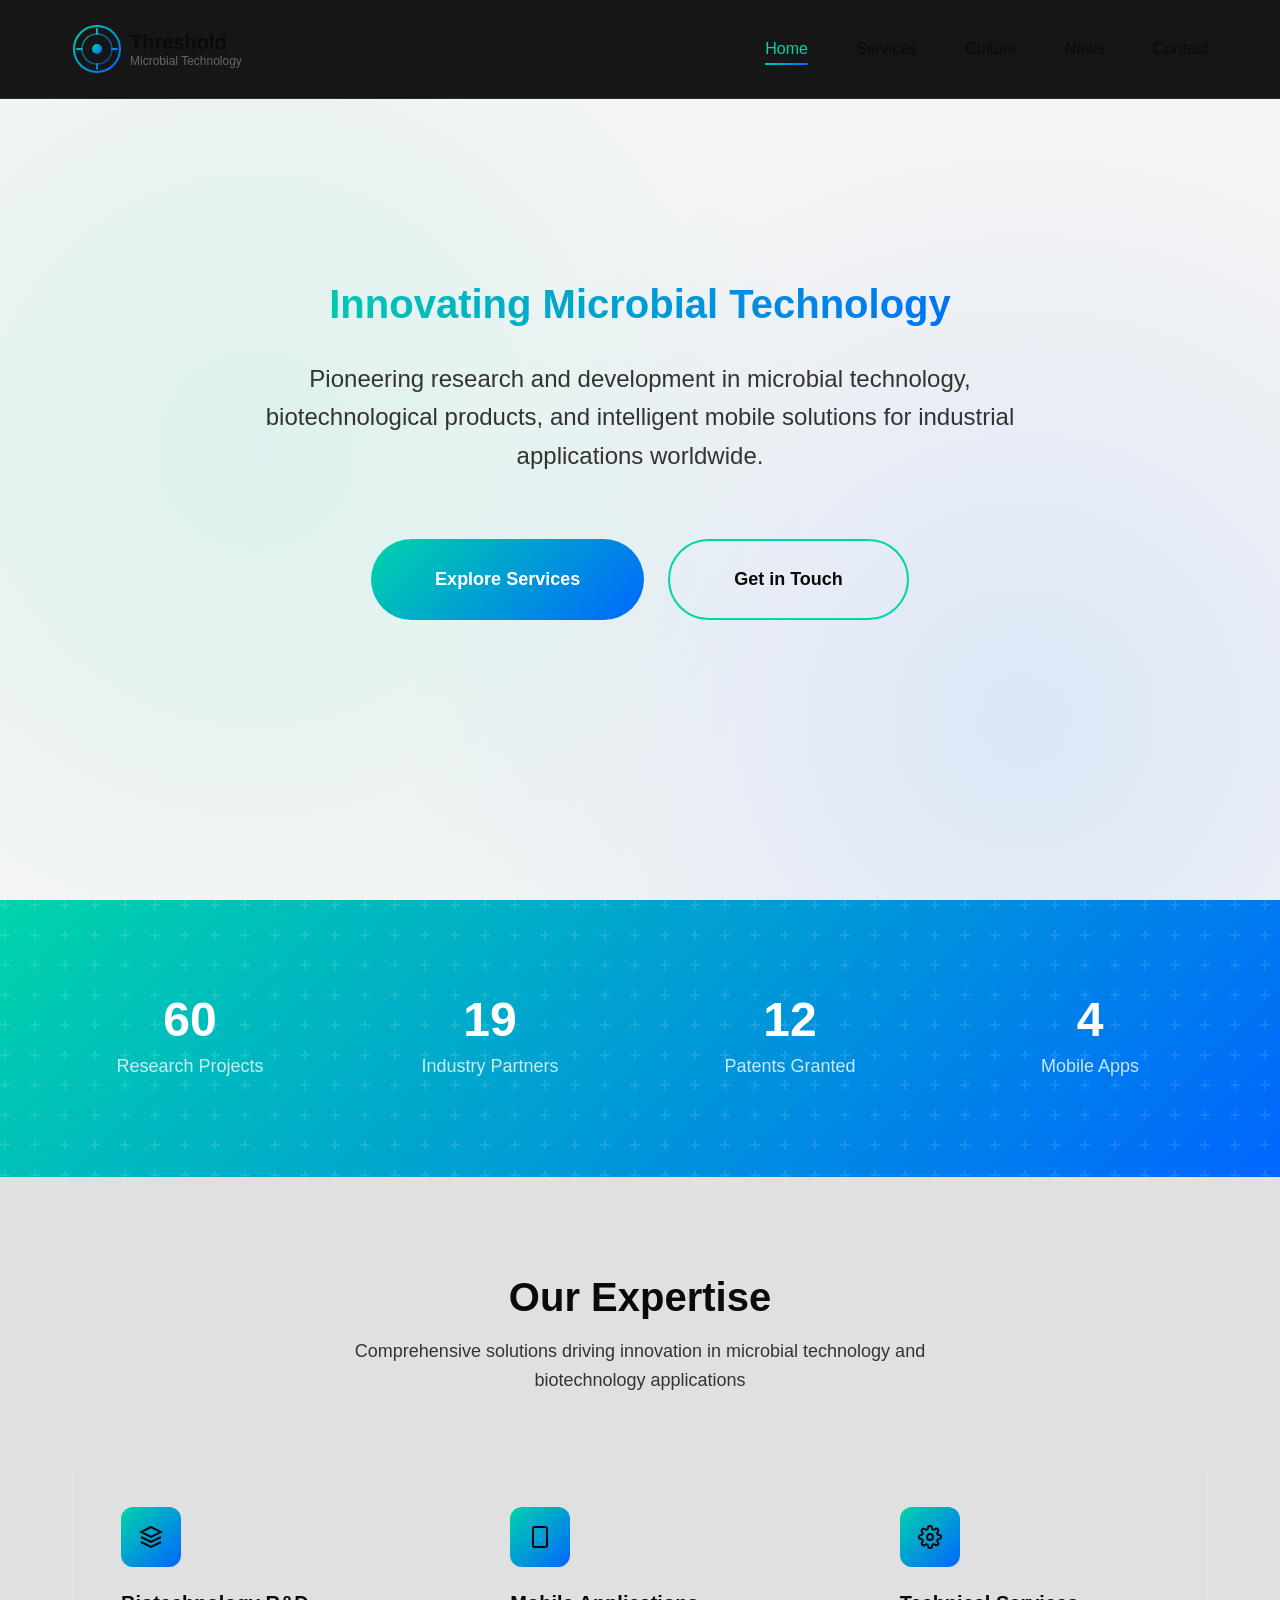
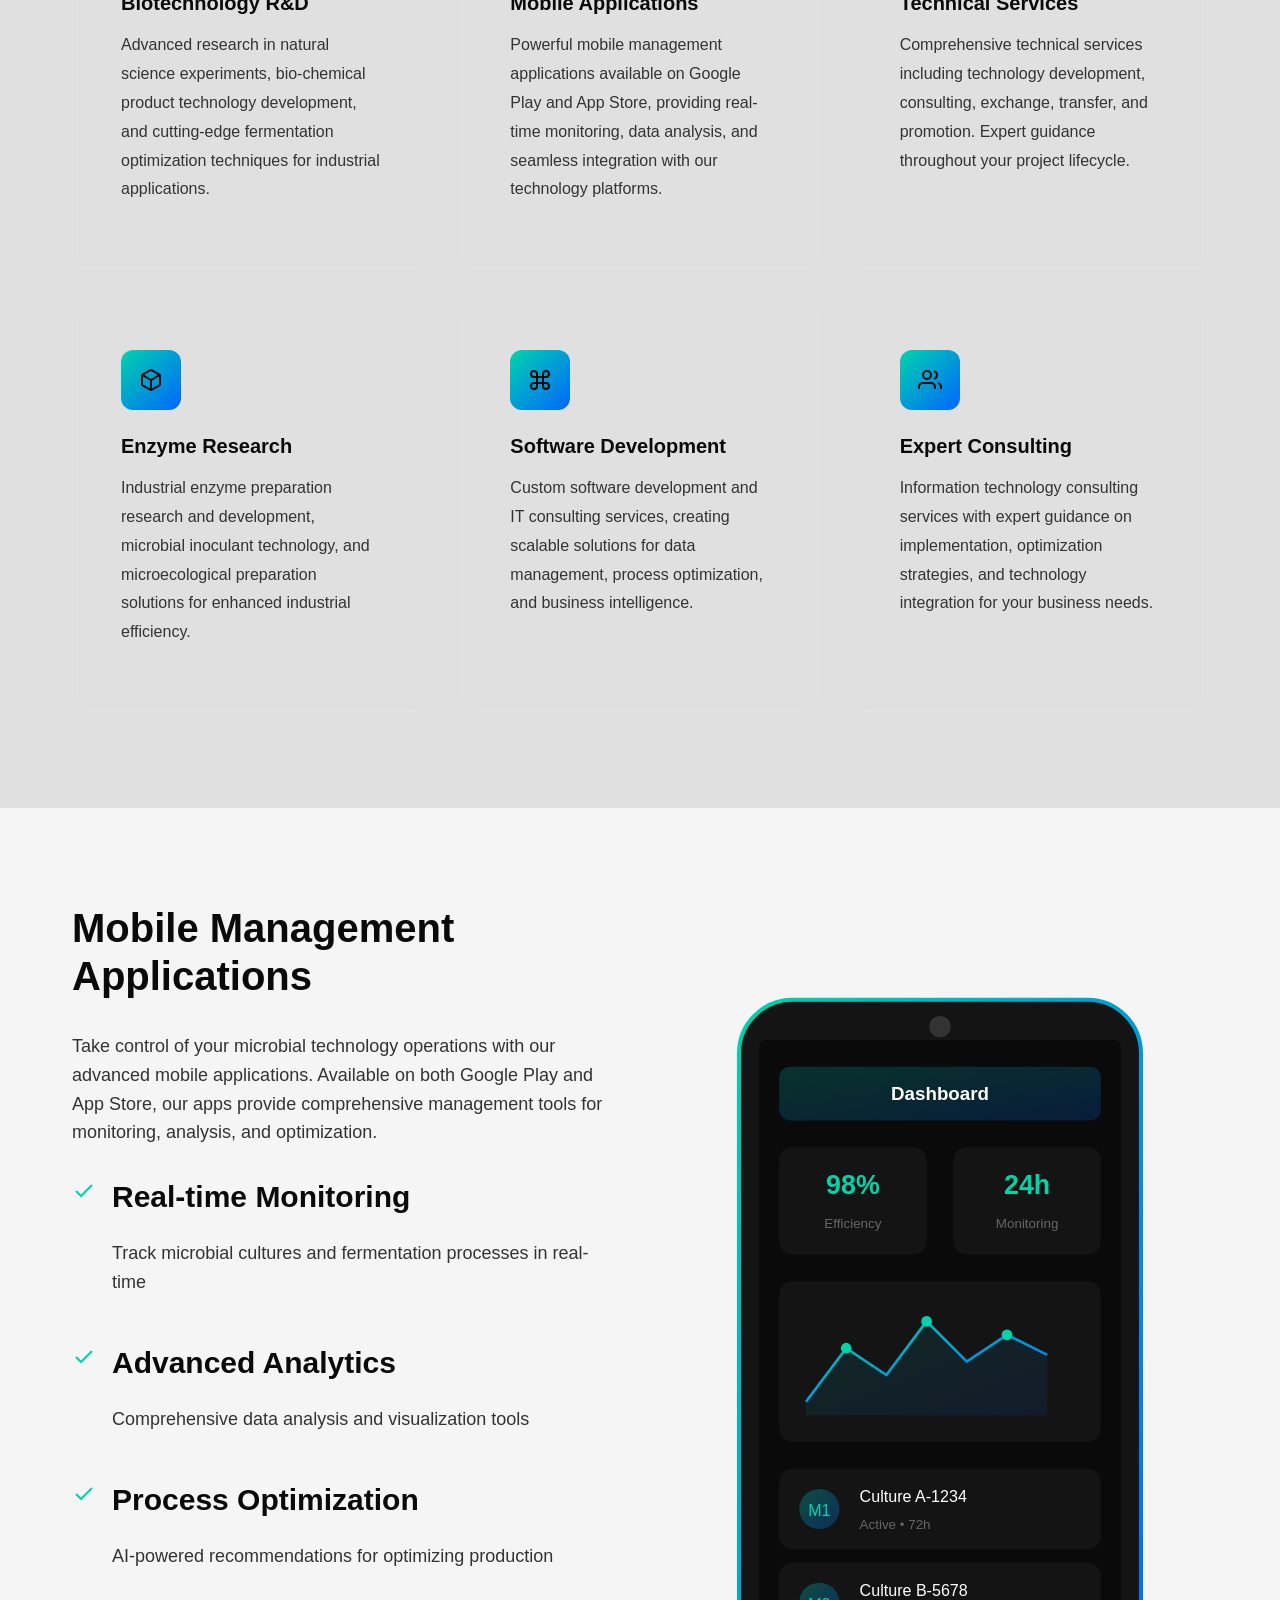
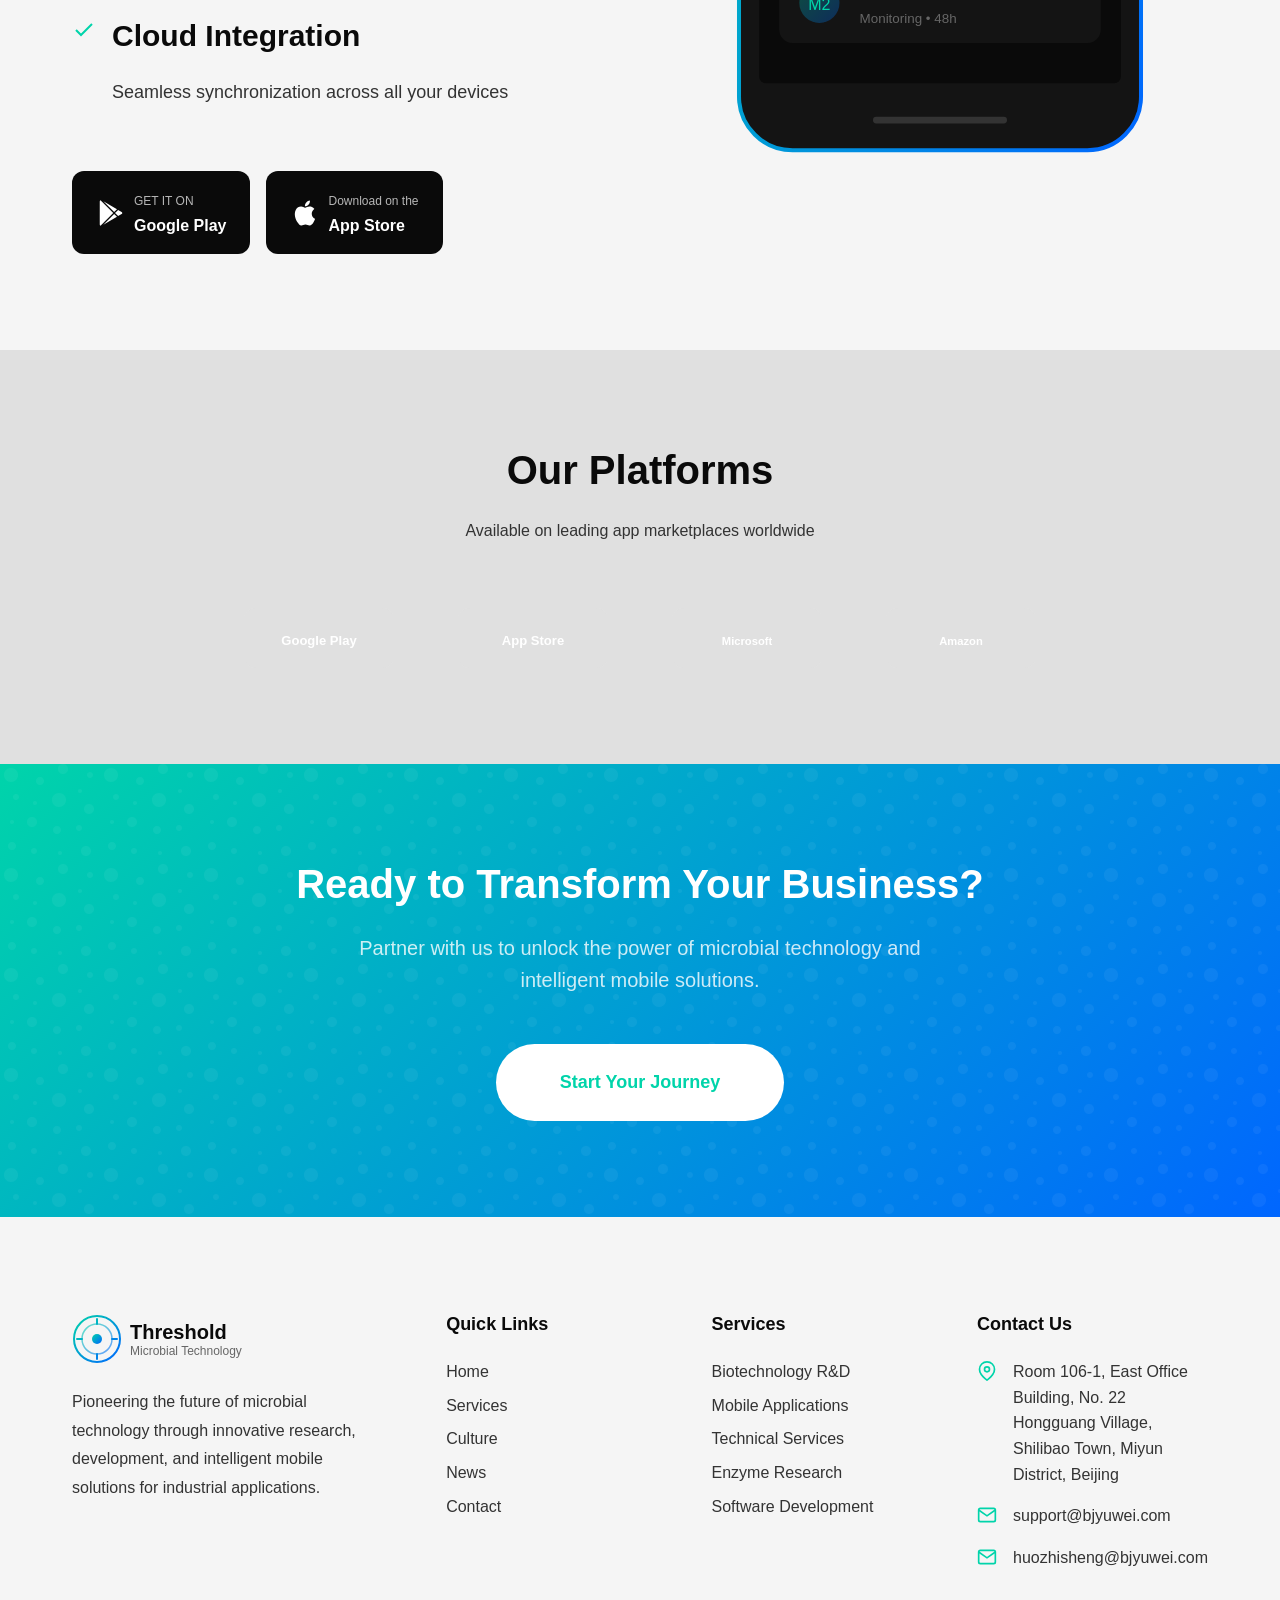
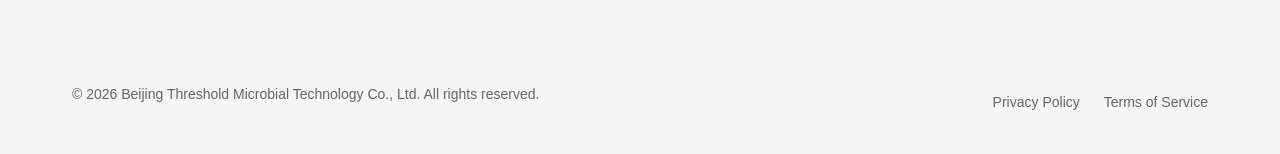
<file: index.html>
<!DOCTYPE html>
<html lang="en">
<head>
    <meta charset="UTF-8">
    <meta name="viewport" content="width=device-width, initial-scale=1.0">
    <meta http-equiv="X-UA-Compatible" content="IE=edge">
    
    <!-- SEO Meta Tags -->
    <title>Beijing Threshold Microbial Technology Co., Ltd | Advanced Microbial Solutions</title>
    <meta name="description" content="Beijing Threshold Microbial Technology Co., Ltd specializes in microbial technology research, biotechnological product development, and mobile application solutions for industrial applications.">
    <meta name="keywords" content="microbial technology, biotechnology, R&D, fermentation optimization, enzyme research, mobile apps, tech services">
    <meta name="author" content="Beijing Threshold Microbial Technology Co., Ltd">
    <meta name="robots" content="index, follow">
    <link rel="canonical" href="https://bjyuwei.com/">
    
    <!-- Open Graph / Facebook -->
    <meta property="og:type" content="website">
    <meta property="og:url" content="https://bjyuwei.com/">
    <meta property="og:title" content="Beijing Threshold Microbial Technology Co., Ltd">
    <meta property="og:description" content="Leading provider of microbial technology solutions and mobile applications for industrial biotechnology.">
    <meta property="og:image" content="https://bjyuwei.com/images/og-image.png">
    
    <!-- Twitter -->
    <meta name="twitter:card" content="summary_large_image">
    <meta name="twitter:url" content="https://bjyuwei.com/">
    <meta name="twitter:title" content="Beijing Threshold Microbial Technology Co., Ltd">
    <meta name="twitter:description" content="Leading provider of microbial technology solutions and mobile applications for industrial biotechnology.">
    <meta name="twitter:image" content="https://bjyuwei.com/images/og-image.png">
    
    <!-- Favicon -->
    <link rel="icon" type="image/svg+xml" href="data:image/svg+xml,%3Csvg xmlns='http://www.w3.org/2000/svg' viewBox='0 0 50 50'%3E%3Cdefs%3E%3ClinearGradient id='g' x1='0%25' y1='0%25' x2='100%25' y2='100%25'%3E%3Cstop offset='0%25' style='stop-color:%2300d4aa'/%3E%3Cstop offset='100%25' style='stop-color:%230066ff'/%3E%3C/linearGradient%3E%3C/defs%3E%3Ccircle cx='25' cy='25' r='23' stroke='url(%23g)' stroke-width='2' fill='none'/%3E%3Ccircle cx='25' cy='25' r='5' fill='url(%23g)'/%3E%3C/svg%3E">
    
    <!-- Google Fonts -->
    <link rel="preconnect" href="https://fonts.googleapis.com">
    <link rel="preconnect" href="https://fonts.gstatic.com" crossorigin>
    <link href="https://fonts.googleapis.com/css2?family=Inter:wght@300;400;500;600;700&display=swap" rel="stylesheet">
    
    <!-- Stylesheets -->
    <link rel="stylesheet" href="css/style.css">
    <link rel="stylesheet" href="css/animations.css">
    <link rel="stylesheet" href="css/responsive.css">
    
    <!-- Structured Data -->
    <script type="application/ld+json">
    {
        "@context": "https://schema.org",
        "@type": "Organization",
        "name": "Beijing Threshold Microbial Technology Co., Ltd",
        "url": "https://bjyuwei.com",
        "logo": "https://bjyuwei.com/images/logo.svg",
        "description": "Leading provider of microbial technology solutions and mobile applications for industrial biotechnology.",
        "address": {
            "@type": "PostalAddress",
            "streetAddress": "Room 106-1, East Office Building, No. 22 Hongguang Village, Shilibao Town, Miyun District",
            "addressLocality": "Beijing",
            "addressCountry": "CN"
        },
        "contactPoint": {
            "@type": "ContactPoint",
            "email": "support@bjyuwei.com",
            "contactType": "Customer Service"
        },
        "sameAs": [
            "https://play.google.com/store/apps/dev?id=YOUR_DEVELOPER_ID",
            "https://apps.apple.com/developer/idYOUR_DEVELOPER_ID"
        ]
    }
    </script>
</head>
<body>
    <!-- Loading Screen -->
    <div class="loading">
        <div class="loading-spinner"></div>
    </div>

    <!-- Header -->
    <header class="header">
        <div class="container">
            <nav class="nav">
                <a href="index.html" class="logo">
                    <svg xmlns="http://www.w3.org/2000/svg" width="50" height="50" viewBox="0 0 50 50">
                        <defs>
                            <linearGradient id="logoGrad" x1="0%" y1="0%" x2="100%" y2="100%">
                                <stop offset="0%" style="stop-color:#00d4aa"/>
                                <stop offset="100%" style="stop-color:#0066ff"/>
                            </linearGradient>
                        </defs>
                        <circle cx="25" cy="25" r="23" stroke="url(#logoGrad)" stroke-width="2" fill="none"/>
                        <circle cx="25" cy="25" r="15" stroke="url(#logoGrad)" stroke-width="1.5" fill="none" opacity="0.6"/>
                        <circle cx="25" cy="25" r="5" fill="url(#logoGrad)"/>
                        <path d="M25 5 L25 10 M25 40 L25 45 M5 25 L10 25 M40 25 L45 25" stroke="url(#logoGrad)" stroke-width="2" stroke-linecap="round"/>
                    </svg>
                    <div class="logo-text">
                        Threshold
                        <span>Microbial Technology</span>
                    </div>
                </a>
                
                <ul class="nav-menu">
                    <li class="nav-item"><a href="index.html" class="nav-link active">Home</a></li>
                    <li class="nav-item"><a href="services.html" class="nav-link">Services</a></li>
                    <li class="nav-item"><a href="culture.html" class="nav-link">Culture</a></li>
                    <li class="nav-item"><a href="news.html" class="nav-link">News</a></li>
                    <li class="nav-item"><a href="contact.html" class="nav-link">Contact</a></li>
                </ul>
                
                <button class="mobile-menu-btn" aria-label="Toggle Menu">
                    <span></span>
                    <span></span>
                    <span></span>
                </button>
            </nav>
        </div>
    </header>

    <!-- Mobile Navigation -->
    <div class="mobile-nav">
        <button class="mobile-nav-close" aria-label="Close Menu">×</button>
        <ul class="mobile-nav-menu">
            <li><a href="index.html" class="mobile-nav-link active">Home</a></li>
            <li><a href="services.html" class="mobile-nav-link">Services</a></li>
            <li><a href="culture.html" class="mobile-nav-link">Culture</a></li>
            <li><a href="news.html" class="mobile-nav-link">News</a></li>
            <li><a href="contact.html" class="mobile-nav-link">Contact</a></li>
        </ul>
    </div>

    <!-- Hero Section -->
    <section class="hero">
        <div class="hero-background"></div>
        <div class="hero-content">
            <h1 class="hero-title hero-title-animated">Innovating Microbial Technology</h1>
            <p class="hero-subtitle hero-subtitle-animated">
                Pioneering research and development in microbial technology, biotechnological products, 
                and intelligent mobile solutions for industrial applications worldwide.
            </p>
            <div class="hero-buttons hero-buttons-animated">
                <a href="services.html" class="btn btn-primary btn-lg">Explore Services</a>
                <a href="contact.html" class="btn btn-secondary btn-lg">Get in Touch</a>
            </div>
        </div>
    </section>

    <!-- Stats Section -->
    <section class="stats">
        <div class="container">
            <div class="stats-grid">
                <div class="stat-item reveal">
                    <div class="stat-number" data-target="150">0</div>
                    <div class="stat-label">Research Projects</div>
                </div>
                <div class="stat-item reveal">
                    <div class="stat-number" data-target="50">0</div>
                    <div class="stat-label">Industry Partners</div>
                </div>
                <div class="stat-item reveal">
                    <div class="stat-number" data-target="30">0</div>
                    <div class="stat-label">Patents Granted</div>
                </div>
                <div class="stat-item reveal">
                    <div class="stat-number" data-target="10">0</div>
                    <div class="stat-label">Mobile Apps</div>
                </div>
            </div>
        </div>
    </section>

    <!-- Features Section -->
    <section class="features section-light">
        <div class="container">
            <div class="features-header reveal">
                <h2>Our Expertise</h2>
                <p>Comprehensive solutions driving innovation in microbial technology and biotechnology applications</p>
            </div>
            
            <div class="features-grid">
                <div class="card reveal">
                    <div class="card-content">
                        <div class="card-icon">
                            <svg xmlns="http://www.w3.org/2000/svg" width="24" height="24" viewBox="0 0 24 24" fill="none" stroke="currentColor" stroke-width="2">
                                <path d="M12 2L2 7l10 5 10-5-10-5z"/>
                                <path d="M2 17l10 5 10-5"/>
                                <path d="M2 12l10 5 10-5"/>
                            </svg>
                        </div>
                        <h3 class="card-title">Biotechnology R&D</h3>
                        <p class="card-text">
                            Advanced research in natural science experiments, bio-chemical product technology development, 
                            and cutting-edge fermentation optimization techniques for industrial applications.
                        </p>
                    </div>
                </div>
                
                <div class="card reveal">
                    <div class="card-content">
                        <div class="card-icon">
                            <svg xmlns="http://www.w3.org/2000/svg" width="24" height="24" viewBox="0 0 24 24" fill="none" stroke="currentColor" stroke-width="2">
                                <rect x="5" y="2" width="14" height="20" rx="2" ry="2"/>
                                <line x1="12" y1="18" x2="12.01" y2="18"/>
                            </svg>
                        </div>
                        <h3 class="card-title">Mobile Applications</h3>
                        <p class="card-text">
                            Powerful mobile management applications available on Google Play and App Store, 
                            providing real-time monitoring, data analysis, and seamless integration with our technology platforms.
                        </p>
                    </div>
                </div>
                
                <div class="card reveal">
                    <div class="card-content">
                        <div class="card-icon">
                            <svg xmlns="http://www.w3.org/2000/svg" width="24" height="24" viewBox="0 0 24 24" fill="none" stroke="currentColor" stroke-width="2">
                                <circle cx="12" cy="12" r="3"/>
                                <path d="M19.4 15a1.65 1.65 0 0 0 .33 1.82l.06.06a2 2 0 0 1 0 2.83 2 2 0 0 1-2.83 0l-.06-.06a1.65 1.65 0 0 0-1.82-.33 1.65 1.65 0 0 0-1 1.51V21a2 2 0 0 1-2 2 2 2 0 0 1-2-2v-.09A1.65 1.65 0 0 0 9 19.4a1.65 1.65 0 0 0-1.82.33l-.06.06a2 2 0 0 1-2.83 0 2 2 0 0 1 0-2.83l.06-.06a1.65 1.65 0 0 0 .33-1.82 1.65 1.65 0 0 0-1.51-1H3a2 2 0 0 1-2-2 2 2 0 0 1 2-2h.09A1.65 1.65 0 0 0 4.6 9a1.65 1.65 0 0 0-.33-1.82l-.06-.06a2 2 0 0 1 0-2.83 2 2 0 0 1 2.83 0l.06.06a1.65 1.65 0 0 0 1.82.33H9a1.65 1.65 0 0 0 1-1.51V3a2 2 0 0 1 2-2 2 2 0 0 1 2 2v.09a1.65 1.65 0 0 0 1 1.51 1.65 1.65 0 0 0 1.82-.33l.06-.06a2 2 0 0 1 2.83 0 2 2 0 0 1 0 2.83l-.06.06a1.65 1.65 0 0 0-.33 1.82V9a1.65 1.65 0 0 0 1.51 1H21a2 2 0 0 1 2 2 2 2 0 0 1-2 2h-.09a1.65 1.65 0 0 0-1.51 1z"/>
                            </svg>
                        </div>
                        <h3 class="card-title">Technical Services</h3>
                        <p class="card-text">
                            Comprehensive technical services including technology development, consulting, 
                            exchange, transfer, and promotion. Expert guidance throughout your project lifecycle.
                        </p>
                    </div>
                </div>
                
                <div class="card reveal">
                    <div class="card-content">
                        <div class="card-icon">
                            <svg xmlns="http://www.w3.org/2000/svg" width="24" height="24" viewBox="0 0 24 24" fill="none" stroke="currentColor" stroke-width="2">
                                <path d="M21 16V8a2 2 0 0 0-1-1.73l-7-4a2 2 0 0 0-2 0l-7 4A2 2 0 0 0 3 8v8a2 2 0 0 0 1 1.73l7 4a2 2 0 0 0 2 0l7-4A2 2 0 0 0 21 16z"/>
                                <polyline points="3.27 6.96 12 12.01 20.73 6.96"/>
                                <line x1="12" y1="22.08" x2="12" y2="12"/>
                            </svg>
                        </div>
                        <h3 class="card-title">Enzyme Research</h3>
                        <p class="card-text">
                            Industrial enzyme preparation research and development, microbial inoculant technology, 
                            and microecological preparation solutions for enhanced industrial efficiency.
                        </p>
                    </div>
                </div>
                
                <div class="card reveal">
                    <div class="card-content">
                        <div class="card-icon">
                            <svg xmlns="http://www.w3.org/2000/svg" width="24" height="24" viewBox="0 0 24 24" fill="none" stroke="currentColor" stroke-width="2">
                                <path d="M18 3a3 3 0 0 0-3 3v12a3 3 0 0 0 3 3 3 3 0 0 0 3-3 3 3 0 0 0-3-3H6a3 3 0 0 0-3 3 3 3 0 0 0 3 3 3 3 0 0 0 3-3V6a3 3 0 0 0-3-3 3 3 0 0 0-3 3 3 3 0 0 0 3 3h12a3 3 0 0 0 3-3 3 3 0 0 0-3-3z"/>
                            </svg>
                        </div>
                        <h3 class="card-title">Software Development</h3>
                        <p class="card-text">
                            Custom software development and IT consulting services, creating scalable solutions 
                            for data management, process optimization, and business intelligence.
                        </p>
                    </div>
                </div>
                
                <div class="card reveal">
                    <div class="card-content">
                        <div class="card-icon">
                            <svg xmlns="http://www.w3.org/2000/svg" width="24" height="24" viewBox="0 0 24 24" fill="none" stroke="currentColor" stroke-width="2">
                                <path d="M17 21v-2a4 4 0 0 0-4-4H5a4 4 0 0 0-4 4v2"/>
                                <circle cx="9" cy="7" r="4"/>
                                <path d="M23 21v-2a4 4 0 0 0-3-3.87"/>
                                <path d="M16 3.13a4 4 0 0 1 0 7.75"/>
                            </svg>
                        </div>
                        <h3 class="card-title">Expert Consulting</h3>
                        <p class="card-text">
                            Information technology consulting services with expert guidance on implementation, 
                            optimization strategies, and technology integration for your business needs.
                        </p>
                    </div>
                </div>
            </div>
        </div>
    </section>

    <!-- App Showcase Section -->
    <section class="app-showcase">
        <div class="container">
            <div class="app-showcase-grid">
                <div class="app-showcase-content reveal-left">
                    <h2>Mobile Management Applications</h2>
                    <p>
                        Take control of your microbial technology operations with our advanced mobile applications. 
                        Available on both Google Play and App Store, our apps provide comprehensive management tools 
                        for monitoring, analysis, and optimization.
                    </p>
                    
                    <div class="app-features">
                        <div class="app-feature-item">
                            <svg class="app-feature-icon" xmlns="http://www.w3.org/2000/svg" viewBox="0 0 24 24" fill="none" stroke="currentColor" stroke-width="2">
                                <polyline points="20 6 9 17 4 12"/>
                            </svg>
                            <div>
                                <h4>Real-time Monitoring</h4>
                                <p>Track microbial cultures and fermentation processes in real-time</p>
                            </div>
                        </div>
                        <div class="app-feature-item">
                            <svg class="app-feature-icon" xmlns="http://www.w3.org/2000/svg" viewBox="0 0 24 24" fill="none" stroke="currentColor" stroke-width="2">
                                <polyline points="20 6 9 17 4 12"/>
                            </svg>
                            <div>
                                <h4>Advanced Analytics</h4>
                                <p>Comprehensive data analysis and visualization tools</p>
                            </div>
                        </div>
                        <div class="app-feature-item">
                            <svg class="app-feature-icon" xmlns="http://www.w3.org/2000/svg" viewBox="0 0 24 24" fill="none" stroke="currentColor" stroke-width="2">
                                <polyline points="20 6 9 17 4 12"/>
                            </svg>
                            <div>
                                <h4>Process Optimization</h4>
                                <p>AI-powered recommendations for optimizing production</p>
                            </div>
                        </div>
                        <div class="app-feature-item">
                            <svg class="app-feature-icon" xmlns="http://www.w3.org/2000/svg" viewBox="0 0 24 24" fill="none" stroke="currentColor" stroke-width="2">
                                <polyline points="20 6 9 17 4 12"/>
                            </svg>
                            <div>
                                <h4>Cloud Integration</h4>
                                <p>Seamless synchronization across all your devices</p>
                            </div>
                        </div>
                    </div>
                    
                    <div class="app-store-buttons">
                        <a href="https://play.google.com/store" target="_blank" rel="noopener" class="store-btn">
                            <svg xmlns="http://www.w3.org/2000/svg" viewBox="0 0 24 24" fill="currentColor">
                                <path d="M3.609 1.814L13.792 12 3.61 22.186a.996.996 0 0 1-.61-.92V2.734a1 1 0 0 1 .609-.92zm10.89 10.893l2.302 2.302-10.937 6.333 8.635-8.635zm3.199-3.198l2.807 1.626a1 1 0 0 1 0 1.73l-2.808 1.626L15.206 12l2.492-2.491zM5.864 2.658L16.8 8.99l-2.302 2.302-8.634-8.634z"/>
                            </svg>
                            <div class="store-btn-text">
                                <small>GET IT ON</small>
                                <strong>Google Play</strong>
                            </div>
                        </a>
                        <a href="https://apps.apple.com" target="_blank" rel="noopener" class="store-btn">
                            <svg xmlns="http://www.w3.org/2000/svg" viewBox="0 0 24 24" fill="currentColor">
                                <path d="M18.71 19.5c-.83 1.24-1.71 2.45-3.05 2.47-1.34.03-1.77-.79-3.29-.79-1.53 0-2 .77-3.27.82-1.31.05-2.3-1.32-3.14-2.53C4.25 17 2.94 12.45 4.7 9.39c.87-1.52 2.43-2.48 4.12-2.51 1.28-.02 2.5.87 3.29.87.78 0 2.26-1.07 3.81-.91.65.03 2.47.26 3.64 1.98-.09.06-2.17 1.28-2.15 3.81.03 3.02 2.65 4.03 2.68 4.04-.03.07-.42 1.44-1.38 2.83M13 3.5c.73-.83 1.94-1.46 2.94-1.5.13 1.17-.34 2.35-1.04 3.19-.69.85-1.83 1.51-2.95 1.42-.15-1.15.41-2.35 1.05-3.11z"/>
                            </svg>
                            <div class="store-btn-text">
                                <small>Download on the</small>
                                <strong>App Store</strong>
                            </div>
                        </a>
                    </div>
                </div>
                
                <div class="app-showcase-image reveal-right">
                    <svg xmlns="http://www.w3.org/2000/svg" viewBox="0 0 400 600" width="100%" height="auto">
                        <defs>
                            <linearGradient id="phoneGrad" x1="0%" y1="0%" x2="100%" y2="100%">
                                <stop offset="0%" style="stop-color:#00d4aa"/>
                                <stop offset="100%" style="stop-color:#0066ff"/>
                            </linearGradient>
                        </defs>
                        <rect x="50" y="20" width="300" height="560" rx="40" fill="#141414" stroke="url(#phoneGrad)" stroke-width="3"/>
                        <rect x="65" y="50" width="270" height="480" rx="5" fill="#0a0a0a"/>
                        <circle cx="200" cy="40" r="8" fill="#333"/>
                        <rect x="150" y="555" width="100" height="5" rx="2.5" fill="#333"/>
                        
                        <!-- App Screen Content -->
                        <rect x="80" y="70" width="240" height="40" rx="8" fill="url(#phoneGrad)" opacity="0.2"/>
                        <text x="200" y="95" text-anchor="middle" fill="#fff" font-size="14" font-weight="bold">Dashboard</text>
                        
                        <!-- Stats Cards -->
                        <rect x="80" y="130" width="110" height="80" rx="10" fill="#141414"/>
                        <text x="135" y="165" text-anchor="middle" fill="#00d4aa" font-size="20" font-weight="bold">98%</text>
                        <text x="135" y="190" text-anchor="middle" fill="#666" font-size="10">Efficiency</text>
                        
                        <rect x="210" y="130" width="110" height="80" rx="10" fill="#141414"/>
                        <text x="265" y="165" text-anchor="middle" fill="#00d4aa" font-size="20" font-weight="bold">24h</text>
                        <text x="265" y="190" text-anchor="middle" fill="#666" font-size="10">Monitoring</text>
                        
                        <!-- Chart Area -->
                        <rect x="80" y="230" width="240" height="120" rx="10" fill="#141414"/>
                        <path d="M100 320 L130 280 L160 300 L190 260 L220 290 L250 270 L280 285" stroke="url(#phoneGrad)" stroke-width="2" fill="none"/>
                        <path d="M100 320 L130 280 L160 300 L190 260 L220 290 L250 270 L280 285 L280 330 L100 330 Z" fill="url(#phoneGrad)" opacity="0.1"/>
                        
                        <!-- Data Points -->
                        <circle cx="130" cy="280" r="4" fill="#00d4aa"/>
                        <circle cx="190" cy="260" r="4" fill="#00d4aa"/>
                        <circle cx="250" cy="270" r="4" fill="#00d4aa"/>
                        
                        <!-- List Items -->
                        <rect x="80" y="370" width="240" height="60" rx="10" fill="#141414"/>
                        <circle cx="110" cy="400" r="15" fill="url(#phoneGrad)" opacity="0.3"/>
                        <text x="110" y="405" text-anchor="middle" fill="#00d4aa" font-size="12">M1</text>
                        <text x="140" y="395" fill="#fff" font-size="12">Culture A-1234</text>
                        <text x="140" y="415" fill="#666" font-size="10">Active • 72h</text>
                        
                        <rect x="80" y="440" width="240" height="60" rx="10" fill="#141414"/>
                        <circle cx="110" cy="470" r="15" fill="url(#phoneGrad)" opacity="0.3"/>
                        <text x="110" y="475" text-anchor="middle" fill="#00d4aa" font-size="12">M2</text>
                        <text x="140" y="465" fill="#fff" font-size="12">Culture B-5678</text>
                        <text x="140" y="485" fill="#666" font-size="10">Monitoring • 48h</text>
                    </svg>
                </div>
            </div>
        </div>
    </section>

    <!-- Partners Section -->
    <section class="partners section-light">
        <div class="container">
            <div class="partners-header reveal">
                <h2>Our Platforms</h2>
                <p>Available on leading app marketplaces worldwide</p>
            </div>
            
            <div class="partners-grid reveal">
                <div class="partner-logo">
                    <svg xmlns="http://www.w3.org/2000/svg" viewBox="0 0 100 30" width="100%" height="30">
                        <text x="50" y="22" text-anchor="middle" fill="#fff" font-size="14" font-weight="bold">Google Play</text>
                    </svg>
                </div>
                <div class="partner-logo">
                    <svg xmlns="http://www.w3.org/2000/svg" viewBox="0 0 100 30" width="100%" height="30">
                        <text x="50" y="22" text-anchor="middle" fill="#fff" font-size="14" font-weight="bold">App Store</text>
                    </svg>
                </div>
                <div class="partner-logo">
                    <svg xmlns="http://www.w3.org/2000/svg" viewBox="0 0 100 30" width="100%" height="30">
                        <text x="50" y="22" text-anchor="middle" fill="#fff" font-size="12" font-weight="bold">Microsoft</text>
                    </svg>
                </div>
                <div class="partner-logo">
                    <svg xmlns="http://www.w3.org/2000/svg" viewBox="0 0 100 30" width="100%" height="30">
                        <text x="50" y="22" text-anchor="middle" fill="#fff" font-size="12" font-weight="bold">Amazon</text>
                    </svg>
                </div>
            </div>
        </div>
    </section>

    <!-- CTA Section -->
    <section class="cta">
        <div class="container">
            <div class="cta-content reveal">
                <h2>Ready to Transform Your Business?</h2>
                <p>Partner with us to unlock the power of microbial technology and intelligent mobile solutions.</p>
                <a href="contact.html" class="btn btn-primary btn-lg">Start Your Journey</a>
            </div>
        </div>
    </section>

    <!-- Footer -->
    <footer class="footer">
        <div class="container">
            <div class="footer-grid">
                <div class="footer-brand">
                    <a href="index.html" class="logo">
                        <svg xmlns="http://www.w3.org/2000/svg" width="50" height="50" viewBox="0 0 50 50">
                            <defs>
                                <linearGradient id="footerLogoGrad" x1="0%" y1="0%" x2="100%" y2="100%">
                                    <stop offset="0%" style="stop-color:#00d4aa"/>
                                    <stop offset="100%" style="stop-color:#0066ff"/>
                                </linearGradient>
                            </defs>
                            <circle cx="25" cy="25" r="23" stroke="url(#footerLogoGrad)" stroke-width="2" fill="none"/>
                            <circle cx="25" cy="25" r="15" stroke="url(#footerLogoGrad)" stroke-width="1.5" fill="none" opacity="0.6"/>
                            <circle cx="25" cy="25" r="5" fill="url(#footerLogoGrad)"/>
                            <path d="M25 5 L25 10 M25 40 L25 45 M5 25 L10 25 M40 25 L45 25" stroke="url(#footerLogoGrad)" stroke-width="2" stroke-linecap="round"/>
                        </svg>
                        <div class="logo-text">
                            Threshold
                            <span>Microbial Technology</span>
                        </div>
                    </a>
                    <p>
                        Pioneering the future of microbial technology through innovative research, 
                        development, and intelligent mobile solutions for industrial applications.
                    </p>
                </div>
                
                <div class="footer-column">
                    <h4>Quick Links</h4>
                    <ul class="footer-links">
                        <li><a href="index.html">Home</a></li>
                        <li><a href="services.html">Services</a></li>
                        <li><a href="culture.html">Culture</a></li>
                        <li><a href="news.html">News</a></li>
                        <li><a href="contact.html">Contact</a></li>
                    </ul>
                </div>
                
                <div class="footer-column">
                    <h4>Services</h4>
                    <ul class="footer-links">
                        <li><a href="services.html">Biotechnology R&D</a></li>
                        <li><a href="services.html">Mobile Applications</a></li>
                        <li><a href="services.html">Technical Services</a></li>
                        <li><a href="services.html">Enzyme Research</a></li>
                        <li><a href="services.html">Software Development</a></li>
                    </ul>
                </div>
                
                <div class="footer-column">
                    <h4>Contact Us</h4>
                    <div class="footer-contact-item">
                        <svg xmlns="http://www.w3.org/2000/svg" width="20" height="20" viewBox="0 0 24 24" fill="none" stroke="currentColor" stroke-width="2">
                            <path d="M21 10c0 7-9 13-9 13s-9-6-9-13a9 9 0 0 1 18 0z"/>
                            <circle cx="12" cy="10" r="3"/>
                        </svg>
                        <span>Room 106-1, East Office Building, No. 22 Hongguang Village, Shilibao Town, Miyun District, Beijing</span>
                    </div>
                    <div class="footer-contact-item">
                        <svg xmlns="http://www.w3.org/2000/svg" width="20" height="20" viewBox="0 0 24 24" fill="none" stroke="currentColor" stroke-width="2">
                            <path d="M4 4h16c1.1 0 2 .9 2 2v12c0 1.1-.9 2-2 2H4c-1.1 0-2-.9-2-2V6c0-1.1.9-2 2-2z"/>
                            <polyline points="22,6 12,13 2,6"/>
                        </svg>
                        <span>support@bjyuwei.com</span>
                    </div>
                    <div class="footer-contact-item">
                        <svg xmlns="http://www.w3.org/2000/svg" width="20" height="20" viewBox="0 0 24 24" fill="none" stroke="currentColor" stroke-width="2">
                            <path d="M4 4h16c1.1 0 2 .9 2 2v12c0 1.1-.9 2-2 2H4c-1.1 0-2-.9-2-2V6c0-1.1.9-2 2-2z"/>
                            <polyline points="22,6 12,13 2,6"/>
                        </svg>
                        <span>huozhisheng@bjyuwei.com</span>
                    </div>
                </div>
            </div>
            
            <div class="footer-bottom">
                <p>&copy; 2026 Beijing Threshold Microbial Technology Co., Ltd. All rights reserved.</p>
                <div class="footer-legal-links">
                    <a href="privacy.html">Privacy Policy</a>
                    <a href="terms.html">Terms of Service</a>
                </div>
            </div>
        </div>
    </footer>

    <!-- Scroll to Top Button -->
    <button class="scroll-top" aria-label="Scroll to Top">
        <svg xmlns="http://www.w3.org/2000/svg" width="24" height="24" viewBox="0 0 24 24" fill="none" stroke="currentColor" stroke-width="2">
            <polyline points="18 15 12 9 6 15"/>
        </svg>
    </button>

    <!-- Scripts -->
    <script src="js/main.js"></script>
</body>
</html>
</file>
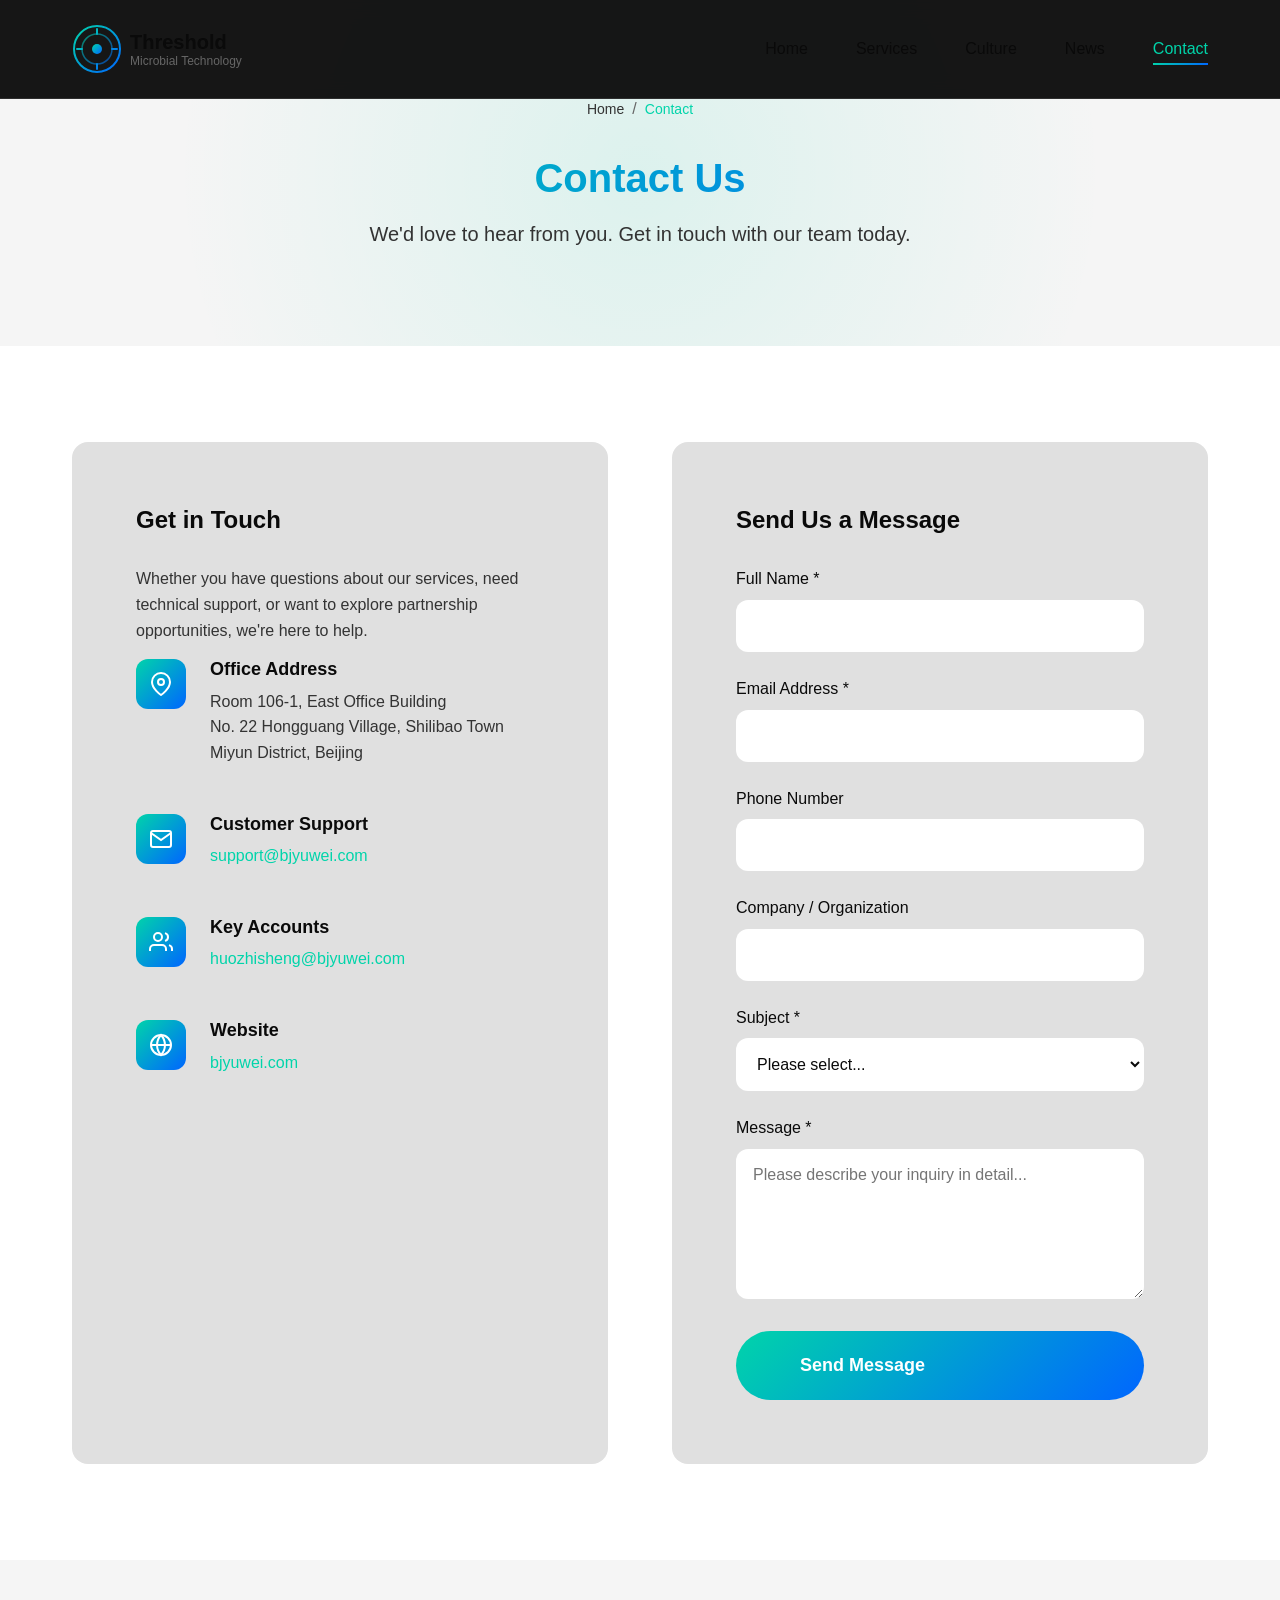
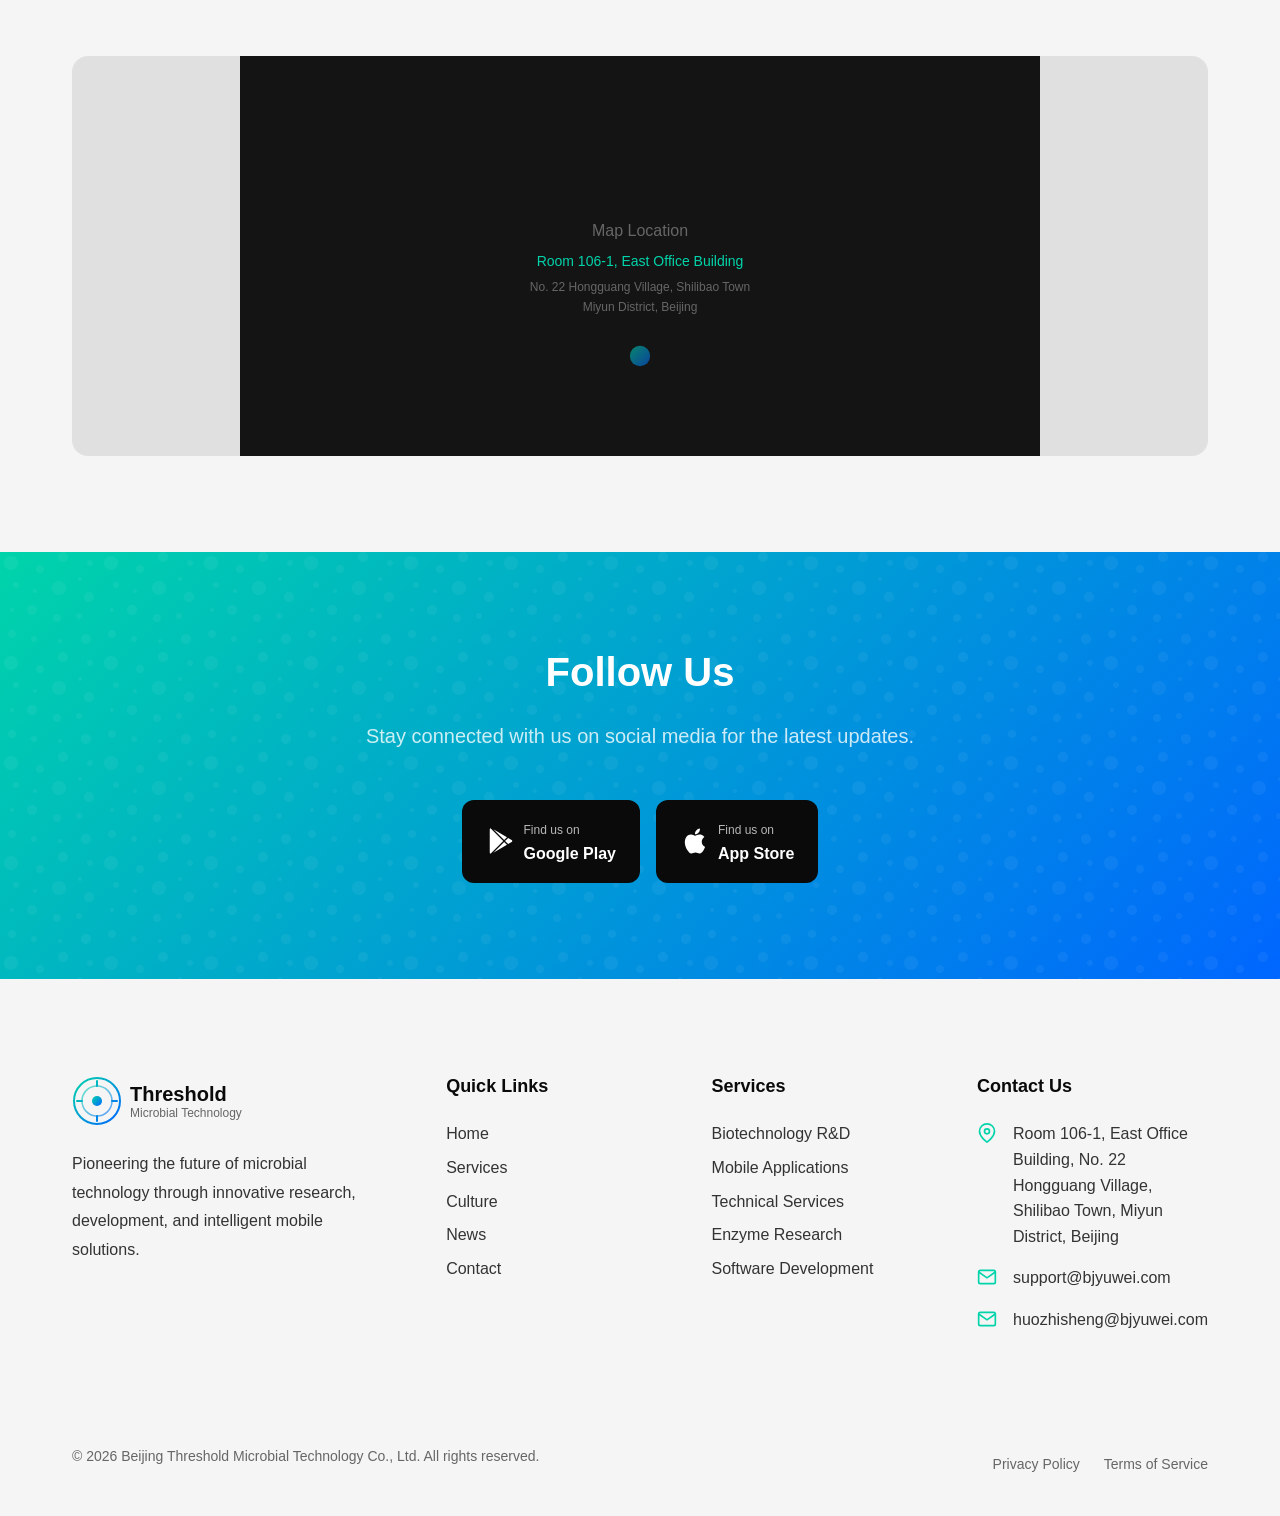
<file: contact.html>
<!DOCTYPE html>
<html lang="en">
<head>
    <meta charset="UTF-8">
    <meta name="viewport" content="width=device-width, initial-scale=1.0">
    <title>Contact Us | Beijing Threshold Microbial Technology Co., Ltd</title>
    <meta name="description" content="Get in touch with Beijing Threshold Microbial Technology. Contact us for inquiries about our biotechnology services and mobile applications.">
    <meta name="robots" content="index, follow">
    <link rel="canonical" href="https://bjyuwei.com/contact.html">
    <link rel="icon" type="image/svg+xml" href="data:image/svg+xml,%3Csvg xmlns='http://www.w3.org/2000/svg' viewBox='0 0 50 50'%3E%3Cdefs%3E%3ClinearGradient id='g' x1='0%25' y1='0%25' x2='100%25' y2='100%25'%3E%3Cstop offset='0%25' style='stop-color:%2300d4aa'/%3E%3Cstop offset='100%25' style='stop-color:%230066ff'/%3E%3C/linearGradient%3E%3C/defs%3E%3Ccircle cx='25' cy='25' r='23' stroke='url(%23g)' stroke-width='2' fill='none'/%3E%3Ccircle cx='25' cy='25' r='5' fill='url(%23g)'/%3E%3C/svg%3E">
    <link rel="preconnect" href="https://fonts.googleapis.com">
    <link rel="preconnect" href="https://fonts.gstatic.com" crossorigin>
    <link href="https://fonts.googleapis.com/css2?family=Inter:wght@300;400;500;600;700&display=swap" rel="stylesheet">
    <link rel="stylesheet" href="css/style.css">
    <link rel="stylesheet" href="css/animations.css">
    <link rel="stylesheet" href="css/responsive.css">
</head>
<body>
    <div class="loading"><div class="loading-spinner"></div></div>
    <header class="header">
        <div class="container">
            <nav class="nav">
                <a href="index.html" class="logo">
                    <svg xmlns="http://www.w3.org/2000/svg" width="50" height="50" viewBox="0 0 50 50"><defs><linearGradient id="logoGrad" x1="0%" y1="0%" x2="100%" y2="100%"><stop offset="0%" style="stop-color:#00d4aa"/><stop offset="100%" style="stop-color:#0066ff"/></linearGradient></defs><circle cx="25" cy="25" r="23" stroke="url(#logoGrad)" stroke-width="2" fill="none"/><circle cx="25" cy="25" r="15" stroke="url(#logoGrad)" stroke-width="1.5" fill="none" opacity="0.6"/><circle cx="25" cy="25" r="5" fill="url(#logoGrad)"/><path d="M25 5 L25 10 M25 40 L25 45 M5 25 L10 25 M40 25 L45 25" stroke="url(#logoGrad)" stroke-width="2" stroke-linecap="round"/></svg>
                    <div class="logo-text">Threshold<span>Microbial Technology</span></div>
                </a>
                <ul class="nav-menu">
                    <li class="nav-item"><a href="index.html" class="nav-link">Home</a></li>
                    <li class="nav-item"><a href="services.html" class="nav-link">Services</a></li>
                    <li class="nav-item"><a href="culture.html" class="nav-link">Culture</a></li>
                    <li class="nav-item"><a href="news.html" class="nav-link">News</a></li>
                    <li class="nav-item"><a href="contact.html" class="nav-link active">Contact</a></li>
                </ul>
                <button class="mobile-menu-btn" aria-label="Toggle Menu"><span></span><span></span><span></span></button>
            </nav>
        </div>
    </header>
    <div class="mobile-nav">
        <button class="mobile-nav-close" aria-label="Close Menu">×</button>
        <ul class="mobile-nav-menu">
            <li><a href="index.html" class="mobile-nav-link">Home</a></li>
            <li><a href="services.html" class="mobile-nav-link">Services</a></li>
            <li><a href="culture.html" class="mobile-nav-link">Culture</a></li>
            <li><a href="news.html" class="mobile-nav-link">News</a></li>
            <li><a href="contact.html" class="mobile-nav-link active">Contact</a></li>
        </ul>
    </div>

    <section class="page-header">
        <div class="container">
            <div class="page-header-content">
                <div class="breadcrumb">
                    <span class="breadcrumb-item"><a href="index.html">Home</a></span>
                    <span class="breadcrumb-separator">/</span>
                    <span class="breadcrumb-item active">Contact</span>
                </div>
                <h1>Contact Us</h1>
                <p>We'd love to hear from you. Get in touch with our team today.</p>
            </div>
        </div>
    </section>

    <section class="contact-section">
        <div class="container">
            <div class="contact-grid">
                <div class="contact-info reveal-left">
                    <h3>Get in Touch</h3>
                    <p>Whether you have questions about our services, need technical support, or want to explore partnership opportunities, we're here to help.</p>
                    
                    <div class="contact-item">
                        <div class="contact-icon">
                            <svg xmlns="http://www.w3.org/2000/svg" width="24" height="24" viewBox="0 0 24 24" fill="none" stroke="currentColor" stroke-width="2"><path d="M21 10c0 7-9 13-9 13s-9-6-9-13a9 9 0 0 1 18 0z"/><circle cx="12" cy="10" r="3"/></svg>
                        </div>
                        <div class="contact-details">
                            <h4>Office Address</h4>
                            <p>Room 106-1, East Office Building<br>No. 22 Hongguang Village, Shilibao Town<br>Miyun District, Beijing</p>
                        </div>
                    </div>

                    <div class="contact-item">
                        <div class="contact-icon">
                            <svg xmlns="http://www.w3.org/2000/svg" width="24" height="24" viewBox="0 0 24 24" fill="none" stroke="currentColor" stroke-width="2"><path d="M4 4h16c1.1 0 2 .9 2 2v12c0 1.1-.9 2-2 2H4c-1.1 0-2-.9-2-2V6c0-1.1.9-2 2-2z"/><polyline points="22,6 12,13 2,6"/></svg>
                        </div>
                        <div class="contact-details">
                            <h4>Customer Support</h4>
                            <p><a href="mailto:support@bjyuwei.com">support@bjyuwei.com</a></p>
                        </div>
                    </div>

                    <div class="contact-item">
                        <div class="contact-icon">
                            <svg xmlns="http://www.w3.org/2000/svg" width="24" height="24" viewBox="0 0 24 24" fill="none" stroke="currentColor" stroke-width="2"><path d="M17 21v-2a4 4 0 0 0-4-4H5a4 4 0 0 0-4 4v2"/><circle cx="9" cy="7" r="4"/><path d="M23 21v-2a4 4 0 0 0-3-3.87"/><path d="M16 3.13a4 4 0 0 1 0 7.75"/></svg>
                        </div>
                        <div class="contact-details">
                            <h4>Key Accounts</h4>
                            <p><a href="mailto:huozhisheng@bjyuwei.com">huozhisheng@bjyuwei.com</a></p>
                        </div>
                    </div>

                    <div class="contact-item">
                        <div class="contact-icon">
                            <svg xmlns="http://www.w3.org/2000/svg" width="24" height="24" viewBox="0 0 24 24" fill="none" stroke="currentColor" stroke-width="2"><circle cx="12" cy="12" r="10"/><line x1="2" y1="12" x2="22" y2="12"/><path d="M12 2a15.3 15.3 0 0 1 4 10 15.3 15.3 0 0 1-4 10 15.3 15.3 0 0 1-4-10 15.3 15.3 0 0 1 4-10z"/></svg>
                        </div>
                        <div class="contact-details">
                            <h4>Website</h4>
                            <p><a href="https://bjyuwei.com" target="_blank" rel="noopener">bjyuwei.com</a></p>
                        </div>
                    </div>
                </div>

                <div class="contact-form reveal-right">
                    <h3>Send Us a Message</h3>
                    <form action="#" method="POST">
                        <div class="form-group">
                            <label for="name" class="form-label">Full Name *</label>
                            <input type="text" id="name" name="name" class="form-input" required>
                        </div>

                        <div class="form-group">
                            <label for="email" class="form-label">Email Address *</label>
                            <input type="email" id="email" name="email" class="form-input" required>
                        </div>

                        <div class="form-group">
                            <label for="phone" class="form-label">Phone Number</label>
                            <input type="tel" id="phone" name="phone" class="form-input">
                        </div>

                        <div class="form-group">
                            <label for="company" class="form-label">Company / Organization</label>
                            <input type="text" id="company" name="company" class="form-input">
                        </div>

                        <div class="form-group">
                            <label for="subject" class="form-label">Subject *</label>
                            <select id="subject" name="subject" class="form-select" required>
                                <option value="">Please select...</option>
                                <option value="general">General Inquiry</option>
                                <option value="support">Technical Support</option>
                                <option value="partnership">Partnership Opportunities</option>
                                <option value="mobile">Mobile Applications</option>
                                <option value="biotech">Biotechnology Services</option>
                                <option value="other">Other</option>
                            </select>
                        </div>

                        <div class="form-group">
                            <label for="message" class="form-label">Message *</label>
                            <textarea id="message" name="message" class="form-textarea" rows="5" required placeholder="Please describe your inquiry in detail..."></textarea>
                        </div>

                        <button type="submit" class="btn btn-primary btn-lg" style="width: 100%;">Send Message</button>
                    </form>
                </div>
            </div>
        </div>
    </section>

    <section class="map-section">
        <div class="container">
            <div class="map-container reveal">
                <svg xmlns="http://www.w3.org/2000/svg" width="100%" height="100%" viewBox="0 0 800 400">
                    <rect width="800" height="400" fill="#141414"/>
                    <text x="400" y="180" text-anchor="middle" fill="#666" font-size="16">Map Location</text>
                    <text x="400" y="210" text-anchor="middle" fill="#00d4aa" font-size="14">Room 106-1, East Office Building</text>
                    <text x="400" y="235" text-anchor="middle" fill="#666" font-size="12">No. 22 Hongguang Village, Shilibao Town</text>
                    <text x="400" y="255" text-anchor="middle" fill="#666" font-size="12">Miyun District, Beijing</text>
                    <circle cx="400" cy="300" r="8" fill="url(#mapGrad)" opacity="0.8">
                        <animate attributeName="r" values="8;12;8" dur="2s" repeatCount="indefinite"/>
                        <animate attributeName="opacity" values="0.8;0.4;0.8" dur="2s" repeatCount="indefinite"/>
                    </circle>
                    <defs>
                        <linearGradient id="mapGrad" x1="0%" y1="0%" x2="100%" y2="100%">
                            <stop offset="0%" style="stop-color:#00d4aa"/>
                            <stop offset="100%" style="stop-color:#0066ff"/>
                        </linearGradient>
                    </defs>
                </svg>
            </div>
        </div>
    </section>

    <section class="cta">
        <div class="container">
            <div class="cta-content reveal">
                <h2>Follow Us</h2>
                <p>Stay connected with us on social media for the latest updates.</p>
                <div class="app-store-buttons" style="justify-content: center;">
                    <a href="https://play.google.com/store" target="_blank" rel="noopener" class="store-btn">
                        <svg xmlns="http://www.w3.org/2000/svg" width="30" height="30" viewBox="0 0 24 24" fill="currentColor"><path d="M3.609 1.814L13.792 12 3.61 22.186a.996.996 0 0 1-.61-.92V2.734a1 1 0 0 1 .609-.92zm10.89 10.893l2.302 2.302-10.937 6.333 8.635-8.635zm3.199-3.198l2.807 1.626a1 1 0 0 1 0 1.73l-2.808 1.626L15.206 12l2.492-2.491zM5.864 2.658L16.8 8.99l-2.302 2.302-8.634-8.634z"/></svg>
                        <div class="store-btn-text"><small>Find us on</small><strong>Google Play</strong></div>
                    </a>
                    <a href="https://apps.apple.com" target="_blank" rel="noopener" class="store-btn">
                        <svg xmlns="http://www.w3.org/2000/svg" width="30" height="30" viewBox="0 0 24 24" fill="currentColor"><path d="M18.71 19.5c-.83 1.24-1.71 2.45-3.05 2.47-1.34.03-1.77-.79-3.29-.79-1.53 0-2 .77-3.27.82-1.31.05-2.3-1.32-3.14-2.53C4.25 17 2.94 12.45 4.7 9.39c.87-1.52 2.43-2.48 4.12-2.51 1.28-.02 2.5.87 3.29.87.78 0 2.26-1.07 3.81-.91.65.03 2.47.26 3.64 1.98-.09.06-2.17 1.28-2.15 3.81.03 3.02 2.65 4.03 2.68 4.04-.03.07-.42 1.44-1.38 2.83M13 3.5c.73-.83 1.94-1.46 2.94-1.5.13 1.17-.34 2.35-1.04 3.19-.69.85-1.83 1.51-2.95 1.42-.15-1.15.41-2.35 1.05-3.11z"/></svg>
                        <div class="store-btn-text"><small>Find us on</small><strong>App Store</strong></div>
                    </a>
                </div>
            </div>
        </div>
    </section>

    <footer class="footer">
        <div class="container">
            <div class="footer-grid">
                <div class="footer-brand">
                    <a href="index.html" class="logo">
                        <svg xmlns="http://www.w3.org/2000/svg" width="50" height="50" viewBox="0 0 50 50"><defs><linearGradient id="footerLogoGrad" x1="0%" y1="0%" x2="100%" y2="100%"><stop offset="0%" style="stop-color:#00d4aa"/><stop offset="100%" style="stop-color:#0066ff"/></linearGradient></defs><circle cx="25" cy="25" r="23" stroke="url(#footerLogoGrad)" stroke-width="2" fill="none"/><circle cx="25" cy="25" r="15" stroke="url(#footerLogoGrad)" stroke-width="1.5" fill="none" opacity="0.6"/><circle cx="25" cy="25" r="5" fill="url(#footerLogoGrad)"/><path d="M25 5 L25 10 M25 40 L25 45 M5 25 L10 25 M40 25 L45 25" stroke="url(#footerLogoGrad)" stroke-width="2" stroke-linecap="round"/></svg>
                        <div class="logo-text">Threshold<span>Microbial Technology</span></div>
                    </a>
                    <p>Pioneering the future of microbial technology through innovative research, development, and intelligent mobile solutions.</p>
                </div>
                <div class="footer-column">
                    <h4>Quick Links</h4>
                    <ul class="footer-links">
                        <li><a href="index.html">Home</a></li>
                        <li><a href="services.html">Services</a></li>
                        <li><a href="culture.html">Culture</a></li>
                        <li><a href="news.html">News</a></li>
                        <li><a href="contact.html">Contact</a></li>
                    </ul>
                </div>
                <div class="footer-column">
                    <h4>Services</h4>
                    <ul class="footer-links">
                        <li><a href="services.html">Biotechnology R&D</a></li>
                        <li><a href="services.html">Mobile Applications</a></li>
                        <li><a href="services.html">Technical Services</a></li>
                        <li><a href="services.html">Enzyme Research</a></li>
                        <li><a href="services.html">Software Development</a></li>
                    </ul>
                </div>
                <div class="footer-column">
                    <h4>Contact Us</h4>
                    <div class="footer-contact-item">
                        <svg xmlns="http://www.w3.org/2000/svg" width="20" height="20" viewBox="0 0 24 24" fill="none" stroke="currentColor" stroke-width="2"><path d="M21 10c0 7-9 13-9 13s-9-6-9-13a9 9 0 0 1 18 0z"/><circle cx="12" cy="10" r="3"/></svg>
                        <span>Room 106-1, East Office Building, No. 22 Hongguang Village, Shilibao Town, Miyun District, Beijing</span>
                    </div>
                    <div class="footer-contact-item">
                        <svg xmlns="http://www.w3.org/2000/svg" width="20" height="20" viewBox="0 0 24 24" fill="none" stroke="currentColor" stroke-width="2"><path d="M4 4h16c1.1 0 2 .9 2 2v12c0 1.1-.9 2-2 2H4c-1.1 0-2-.9-2-2V6c0-1.1.9-2 2-2z"/><polyline points="22,6 12,13 2,6"/></svg>
                        <span>support@bjyuwei.com</span>
                    </div>
                    <div class="footer-contact-item">
                        <svg xmlns="http://www.w3.org/2000/svg" width="20" height="20" viewBox="0 0 24 24" fill="none" stroke="currentColor" stroke-width="2"><path d="M4 4h16c1.1 0 2 .9 2 2v12c0 1.1-.9 2-2 2H4c-1.1 0-2-.9-2-2V6c0-1.1.9-2 2-2z"/><polyline points="22,6 12,13 2,6"/></svg>
                        <span>huozhisheng@bjyuwei.com</span>
                    </div>
                </div>
            </div>
            <div class="footer-bottom">
                <p>&copy; 2026 Beijing Threshold Microbial Technology Co., Ltd. All rights reserved.</p>
                <div class="footer-legal-links">
                    <a href="privacy.html">Privacy Policy</a>
                    <a href="terms.html">Terms of Service</a>
                </div>
            </div>
        </div>
    </footer>
    <button class="scroll-top" aria-label="Scroll to Top"><svg xmlns="http://www.w3.org/2000/svg" width="24" height="24" viewBox="0 0 24 24" fill="none" stroke="currentColor" stroke-width="2"><polyline points="18 15 12 9 6 15"/></svg></button>
    <script src="js/main.js"></script>
</body>
</html>
</file>
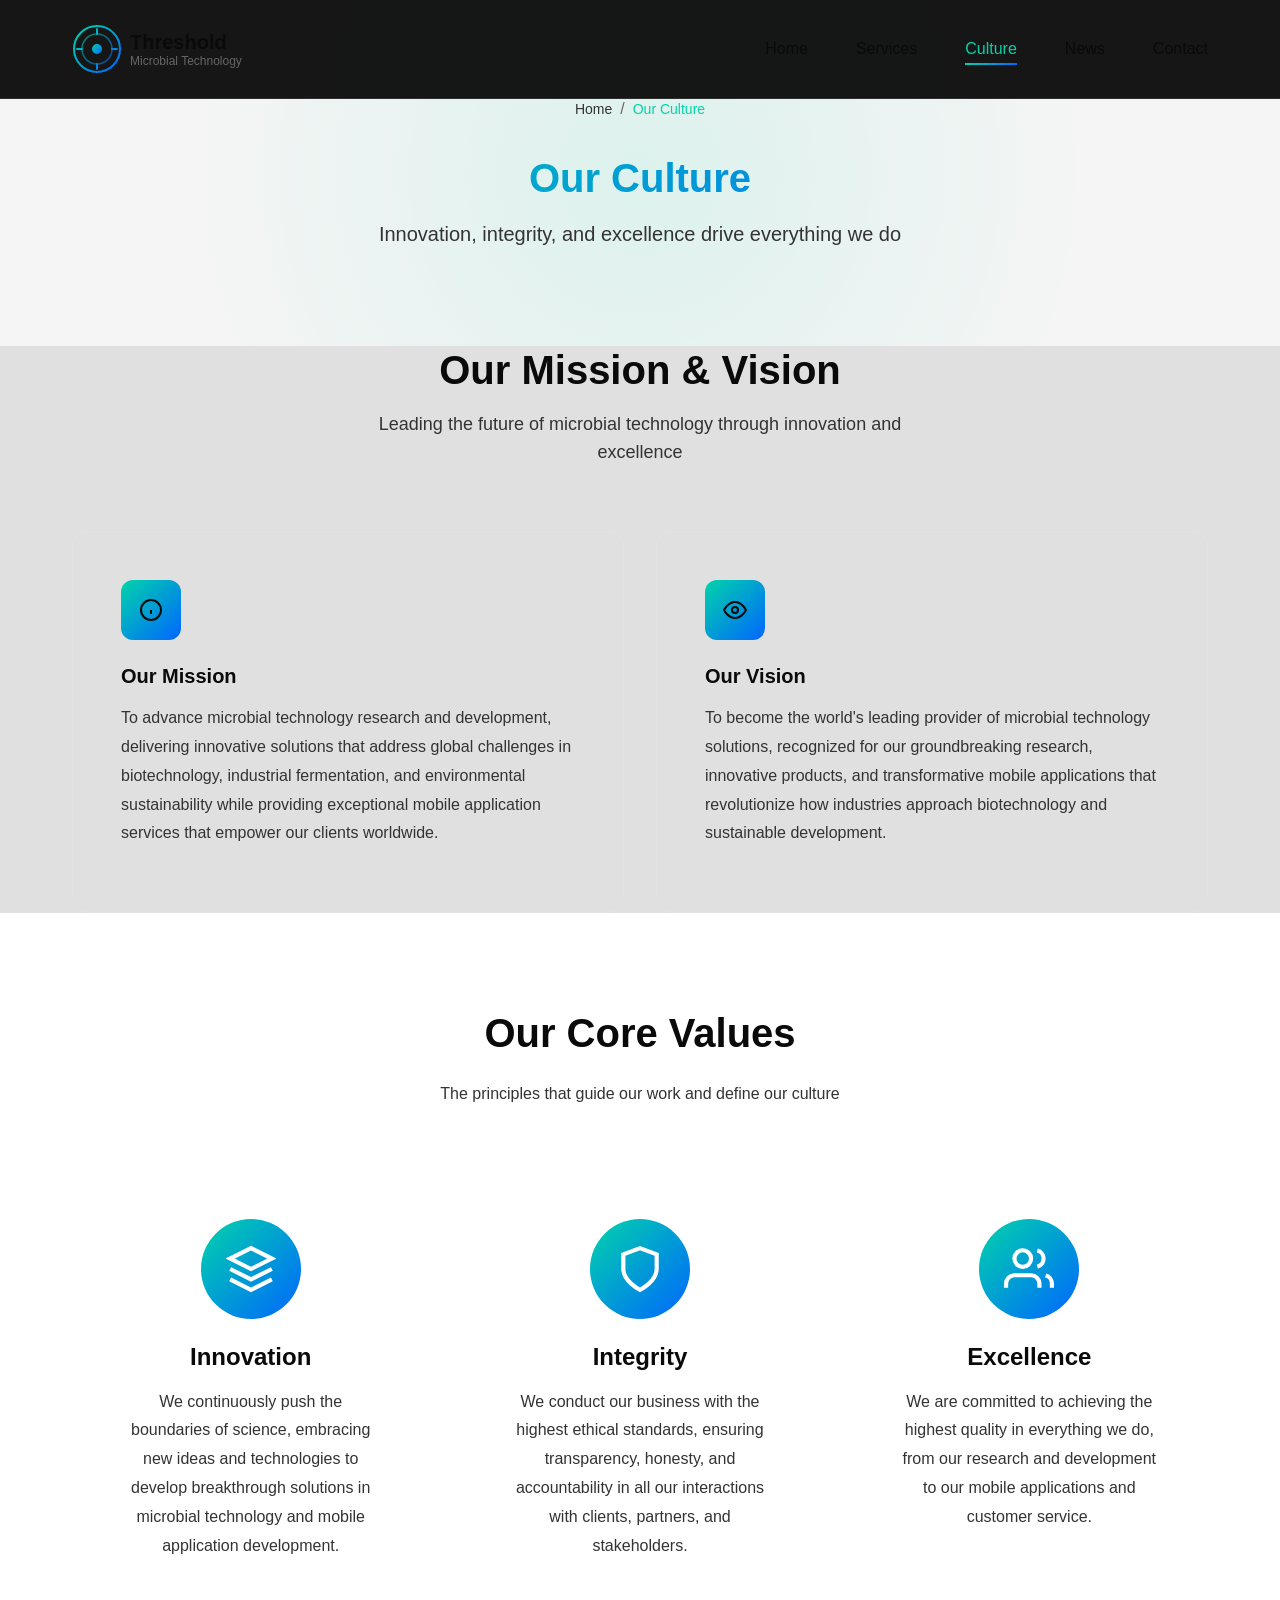
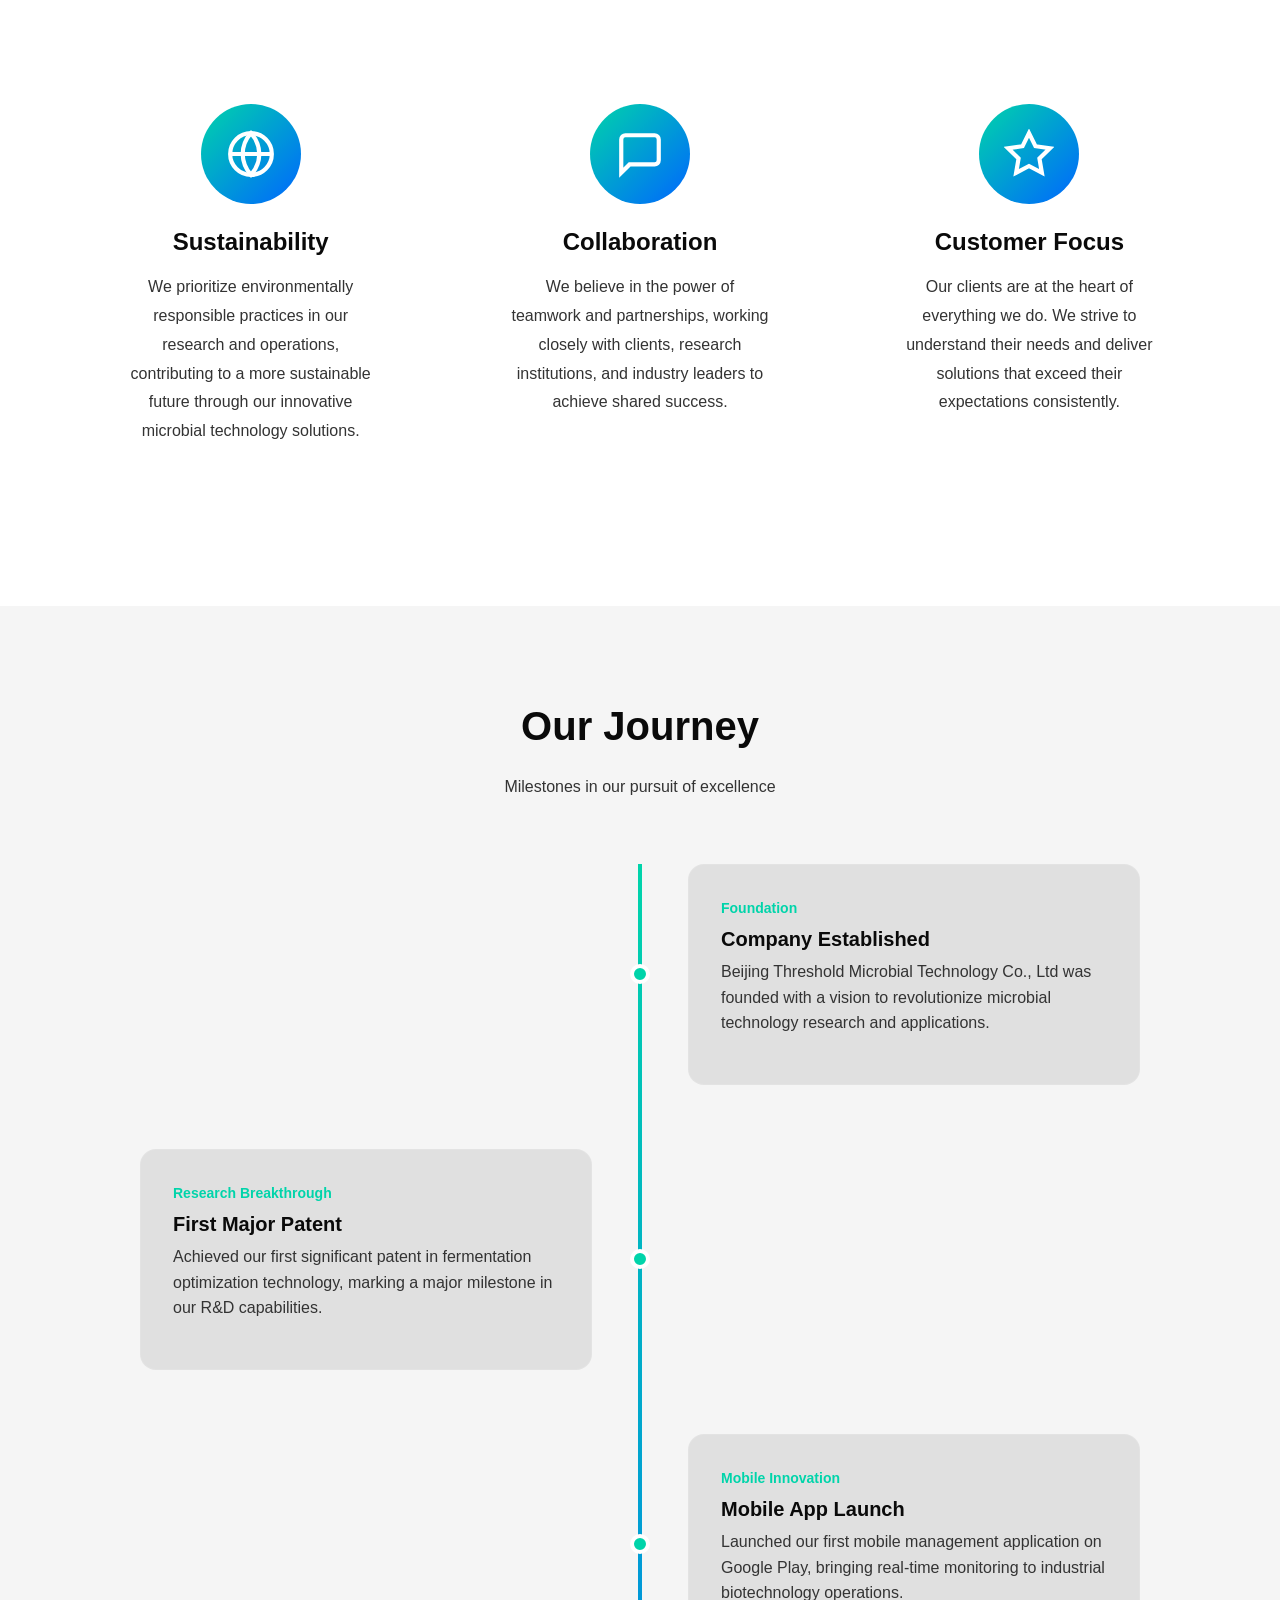
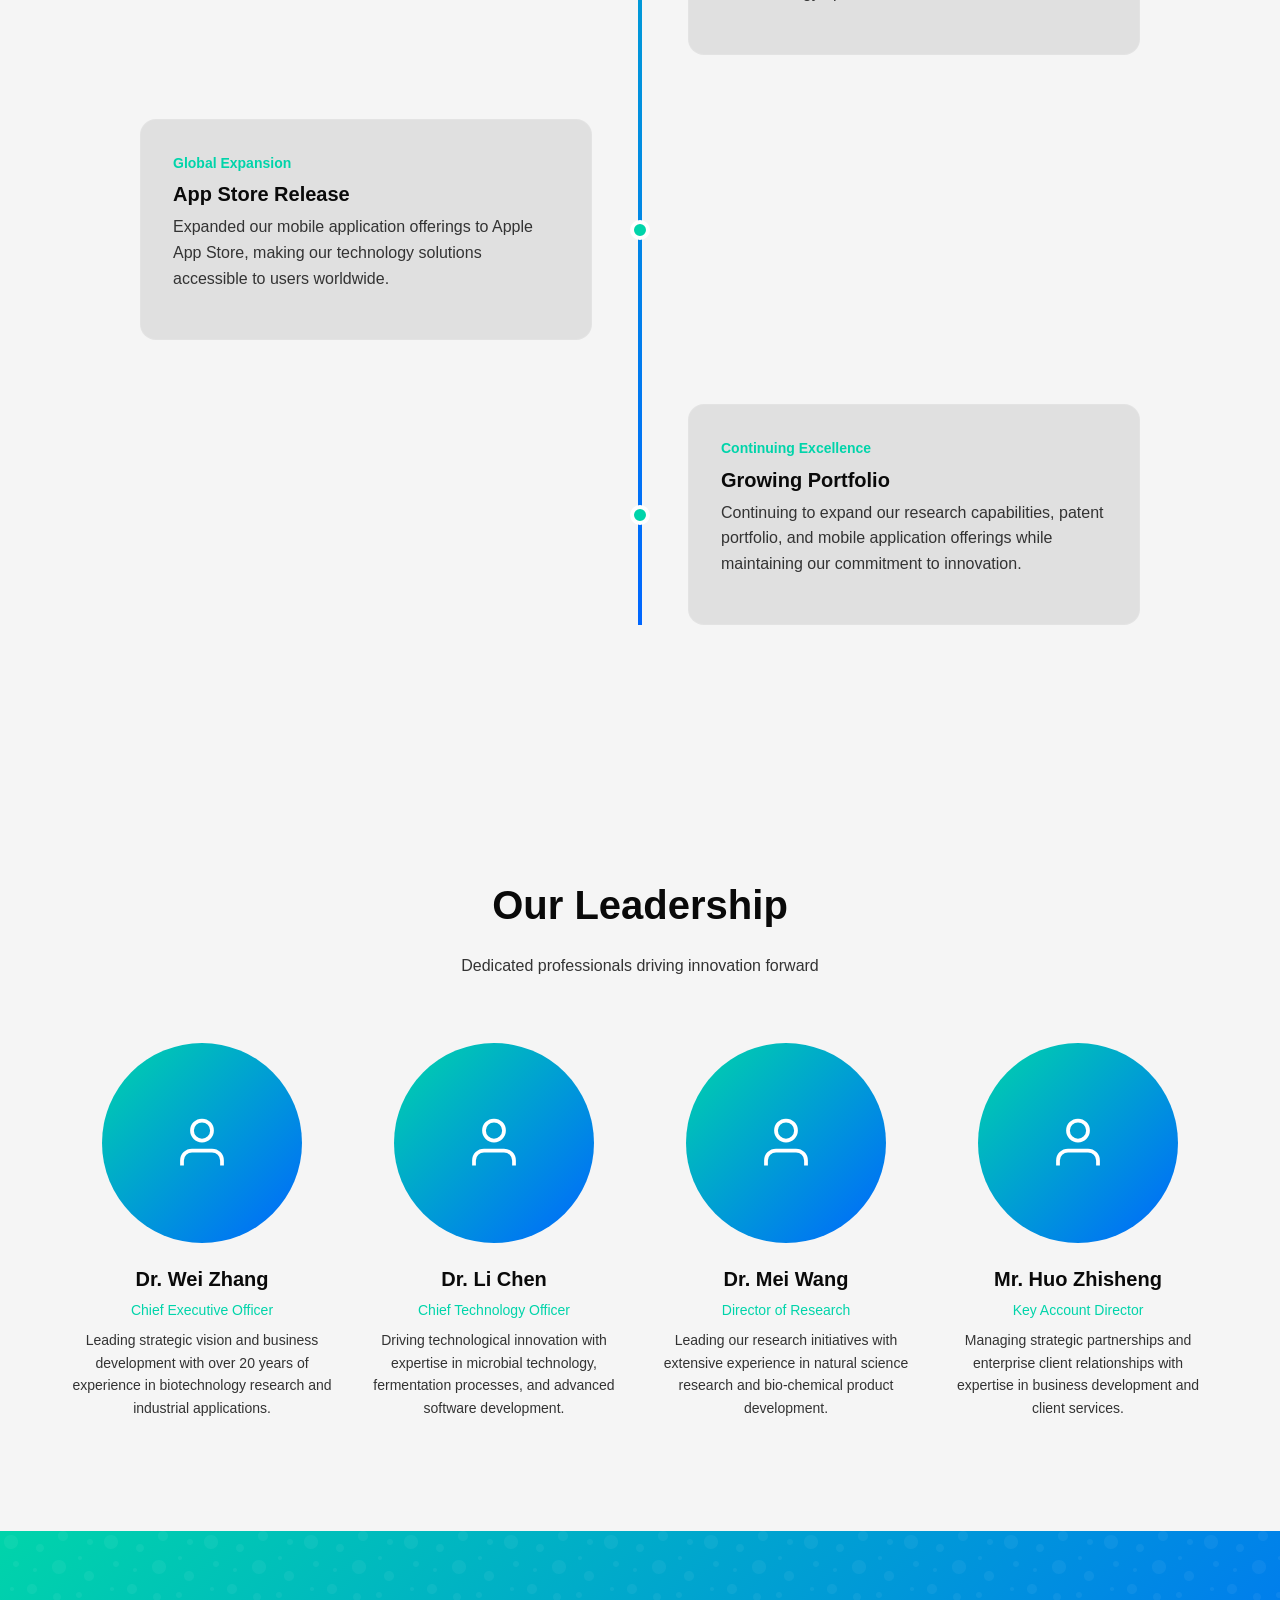
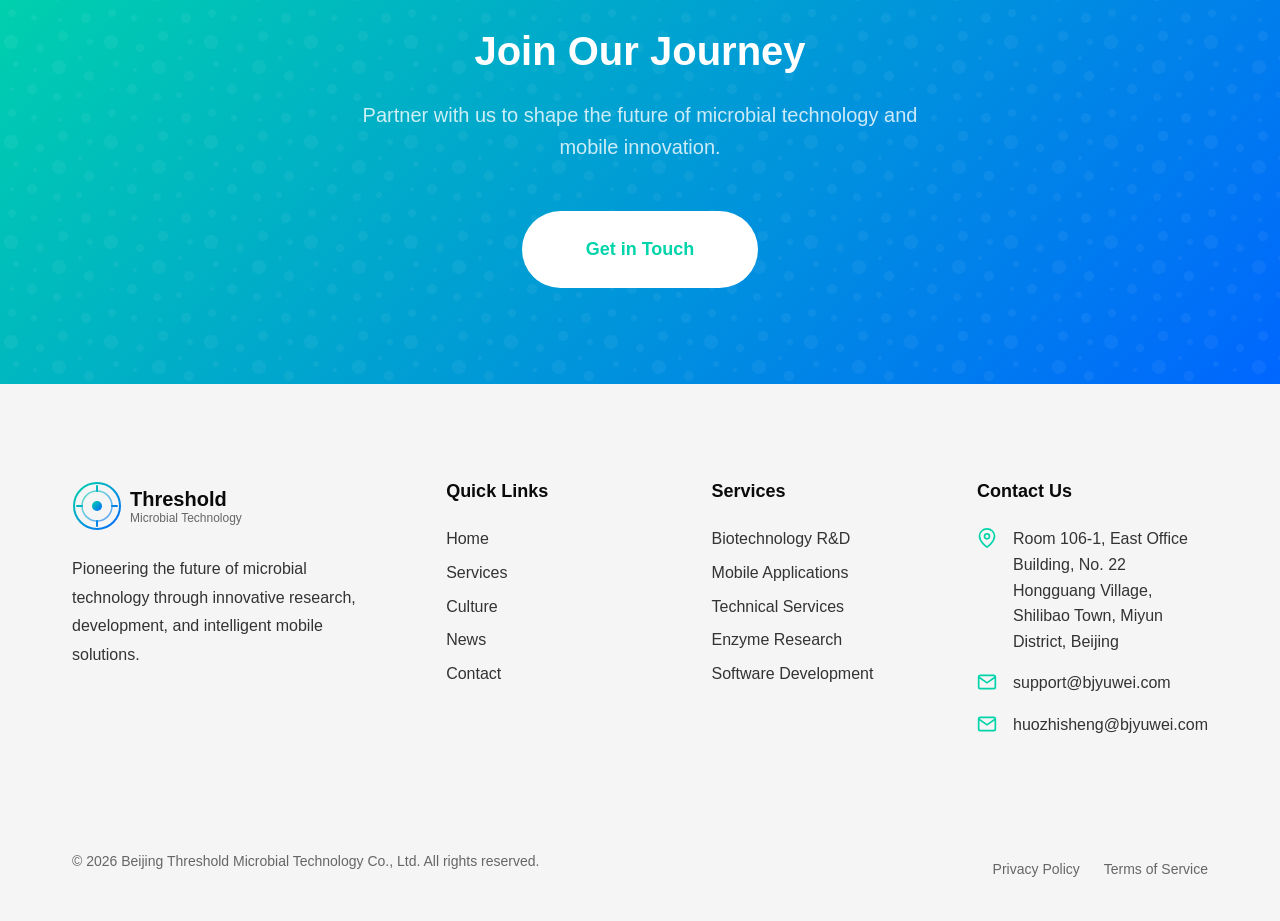
<file: culture.html>
<!DOCTYPE html>
<html lang="en">
<head>
    <meta charset="UTF-8">
    <meta name="viewport" content="width=device-width, initial-scale=1.0">
    <title>Our Culture | Beijing Threshold Microbial Technology Co., Ltd</title>
    <meta name="description" content="Discover the innovative culture, values, and mission of Beijing Threshold Microbial Technology - pioneering microbial technology solutions.">
    <meta name="robots" content="index, follow">
    <link rel="canonical" href="https://bjyuwei.com/culture.html">
    <link rel="icon" type="image/svg+xml" href="data:image/svg+xml,%3Csvg xmlns='http://www.w3.org/2000/svg' viewBox='0 0 50 50'%3E%3Cdefs%3E%3ClinearGradient id='g' x1='0%25' y1='0%25' x2='100%25' y2='100%25'%3E%3Cstop offset='0%25' style='stop-color:%2300d4aa'/%3E%3Cstop offset='100%25' style='stop-color:%230066ff'/%3E%3C/linearGradient%3E%3C/defs%3E%3Ccircle cx='25' cy='25' r='23' stroke='url(%23g)' stroke-width='2' fill='none'/%3E%3Ccircle cx='25' cy='25' r='5' fill='url(%23g)'/%3E%3C/svg%3E">
    <link rel="preconnect" href="https://fonts.googleapis.com">
    <link rel="preconnect" href="https://fonts.gstatic.com" crossorigin>
    <link href="https://fonts.googleapis.com/css2?family=Inter:wght@300;400;500;600;700&display=swap" rel="stylesheet">
    <link rel="stylesheet" href="css/style.css">
    <link rel="stylesheet" href="css/animations.css">
    <link rel="stylesheet" href="css/responsive.css">
</head>
<body>
    <div class="loading"><div class="loading-spinner"></div></div>
    <header class="header">
        <div class="container">
            <nav class="nav">
                <a href="index.html" class="logo">
                    <svg xmlns="http://www.w3.org/2000/svg" width="50" height="50" viewBox="0 0 50 50"><defs><linearGradient id="logoGrad" x1="0%" y1="0%" x2="100%" y2="100%"><stop offset="0%" style="stop-color:#00d4aa"/><stop offset="100%" style="stop-color:#0066ff"/></linearGradient></defs><circle cx="25" cy="25" r="23" stroke="url(#logoGrad)" stroke-width="2" fill="none"/><circle cx="25" cy="25" r="15" stroke="url(#logoGrad)" stroke-width="1.5" fill="none" opacity="0.6"/><circle cx="25" cy="25" r="5" fill="url(#logoGrad)"/><path d="M25 5 L25 10 M25 40 L25 45 M5 25 L10 25 M40 25 L45 25" stroke="url(#logoGrad)" stroke-width="2" stroke-linecap="round"/></svg>
                    <div class="logo-text">Threshold<span>Microbial Technology</span></div>
                </a>
                <ul class="nav-menu">
                    <li class="nav-item"><a href="index.html" class="nav-link">Home</a></li>
                    <li class="nav-item"><a href="services.html" class="nav-link">Services</a></li>
                    <li class="nav-item"><a href="culture.html" class="nav-link active">Culture</a></li>
                    <li class="nav-item"><a href="news.html" class="nav-link">News</a></li>
                    <li class="nav-item"><a href="contact.html" class="nav-link">Contact</a></li>
                </ul>
                <button class="mobile-menu-btn" aria-label="Toggle Menu"><span></span><span></span><span></span></button>
            </nav>
        </div>
    </header>
    <div class="mobile-nav">
        <button class="mobile-nav-close" aria-label="Close Menu">×</button>
        <ul class="mobile-nav-menu">
            <li><a href="index.html" class="mobile-nav-link">Home</a></li>
            <li><a href="services.html" class="mobile-nav-link">Services</a></li>
            <li><a href="culture.html" class="mobile-nav-link active">Culture</a></li>
            <li><a href="news.html" class="mobile-nav-link">News</a></li>
            <li><a href="contact.html" class="mobile-nav-link">Contact</a></li>
        </ul>
    </div>

    <section class="page-header">
        <div class="container">
            <div class="page-header-content">
                <div class="breadcrumb">
                    <span class="breadcrumb-item"><a href="index.html">Home</a></span>
                    <span class="breadcrumb-separator">/</span>
                    <span class="breadcrumb-item active">Our Culture</span>
                </div>
                <h1>Our Culture</h1>
                <p>Innovation, integrity, and excellence drive everything we do</p>
            </div>
        </div>
    </section>

    <!-- Mission & Vision -->
    <section class="section-light">
        <div class="container">
            <div class="features-header reveal">
                <h2>Our Mission & Vision</h2>
                <p>Leading the future of microbial technology through innovation and excellence</p>
            </div>
            <div class="grid grid-2">
                <div class="card reveal">
                    <div class="card-content">
                        <div class="card-icon"><svg xmlns="http://www.w3.org/2000/svg" width="24" height="24" viewBox="0 0 24 24" fill="none" stroke="currentColor" stroke-width="2"><circle cx="12" cy="12" r="10"/><path d="M12 16v-4"/><path d="M12 8h.01"/></svg></div>
                        <h3 class="card-title">Our Mission</h3>
                        <p class="card-text">To advance microbial technology research and development, delivering innovative solutions that address global challenges in biotechnology, industrial fermentation, and environmental sustainability while providing exceptional mobile application services that empower our clients worldwide.</p>
                    </div>
                </div>
                <div class="card reveal">
                    <div class="card-content">
                        <div class="card-icon"><svg xmlns="http://www.w3.org/2000/svg" width="24" height="24" viewBox="0 0 24 24" fill="none" stroke="currentColor" stroke-width="2"><path d="M1 12s4-8 11-8 11 8 11 8-4 8-11 8-11-8-11-8z"/><circle cx="12" cy="12" r="3"/></svg></div>
                        <h3 class="card-title">Our Vision</h3>
                        <p class="card-text">To become the world's leading provider of microbial technology solutions, recognized for our groundbreaking research, innovative products, and transformative mobile applications that revolutionize how industries approach biotechnology and sustainable development.</p>
                    </div>
                </div>
            </div>
        </div>
    </section>

    <!-- Core Values -->
    <section class="values section">
        <div class="container">
            <div class="values-header reveal">
                <h2>Our Core Values</h2>
                <p>The principles that guide our work and define our culture</p>
            </div>
            <div class="values-grid">
                <div class="value-item reveal">
                    <div class="value-icon"><svg xmlns="http://www.w3.org/2000/svg" width="50" height="50" viewBox="0 0 24 24" fill="none" stroke="currentColor" stroke-width="2"><path d="M12 2L2 7l10 5 10-5-10-5z"/><path d="M2 17l10 5 10-5"/><path d="M2 12l10 5 10-5"/></svg></div>
                    <h3 class="value-title">Innovation</h3>
                    <p class="value-text">We continuously push the boundaries of science, embracing new ideas and technologies to develop breakthrough solutions in microbial technology and mobile application development.</p>
                </div>
                <div class="value-item reveal">
                    <div class="value-icon"><svg xmlns="http://www.w3.org/2000/svg" width="50" height="50" viewBox="0 0 24 24" fill="none" stroke="currentColor" stroke-width="2"><path d="M12 22s8-4 8-10V5l-8-3-8 3v7c0 6 8 10 8 10z"/></svg></div>
                    <h3 class="value-title">Integrity</h3>
                    <p class="value-text">We conduct our business with the highest ethical standards, ensuring transparency, honesty, and accountability in all our interactions with clients, partners, and stakeholders.</p>
                </div>
                <div class="value-item reveal">
                    <div class="value-icon"><svg xmlns="http://www.w3.org/2000/svg" width="50" height="50" viewBox="0 0 24 24" fill="none" stroke="currentColor" stroke-width="2"><path d="M17 21v-2a4 4 0 0 0-4-4H5a4 4 0 0 0-4 4v2"/><circle cx="9" cy="7" r="4"/><path d="M23 21v-2a4 4 0 0 0-3-3.87"/><path d="M16 3.13a4 4 0 0 1 0 7.75"/></svg></div>
                    <h3 class="value-title">Excellence</h3>
                    <p class="value-text">We are committed to achieving the highest quality in everything we do, from our research and development to our mobile applications and customer service.</p>
                </div>
                <div class="value-item reveal">
                    <div class="value-icon"><svg xmlns="http://www.w3.org/2000/svg" width="50" height="50" viewBox="0 0 24 24" fill="none" stroke="currentColor" stroke-width="2"><circle cx="12" cy="12" r="10"/><line x1="2" y1="12" x2="22" y2="12"/><path d="M12 2a15.3 15.3 0 0 1 4 10 15.3 15.3 0 0 1-4 10 15.3 15.3 0 0 1-4-10 15.3 15.3 0 0 1 4-10z"/></svg></div>
                    <h3 class="value-title">Sustainability</h3>
                    <p class="value-text">We prioritize environmentally responsible practices in our research and operations, contributing to a more sustainable future through our innovative microbial technology solutions.</p>
                </div>
                <div class="value-item reveal">
                    <div class="value-icon"><svg xmlns="http://www.w3.org/2000/svg" width="50" height="50" viewBox="0 0 24 24" fill="none" stroke="currentColor" stroke-width="2"><path d="M21 15a2 2 0 0 1-2 2H7l-4 4V5a2 2 0 0 1 2-2h14a2 2 0 0 1 2 2z"/></svg></div>
                    <h3 class="value-title">Collaboration</h3>
                    <p class="value-text">We believe in the power of teamwork and partnerships, working closely with clients, research institutions, and industry leaders to achieve shared success.</p>
                </div>
                <div class="value-item reveal">
                    <div class="value-icon"><svg xmlns="http://www.w3.org/2000/svg" width="50" height="50" viewBox="0 0 24 24" fill="none" stroke="currentColor" stroke-width="2"><polygon points="12 2 15.09 8.26 22 9.27 17 14.14 18.18 21.02 12 17.77 5.82 21.02 7 14.14 2 9.27 8.91 8.26 12 2"/></svg></div>
                    <h3 class="value-title">Customer Focus</h3>
                    <p class="value-text">Our clients are at the heart of everything we do. We strive to understand their needs and deliver solutions that exceed their expectations consistently.</p>
                </div>
            </div>
        </div>
    </section>

    <!-- Timeline -->
    <section class="timeline section-darker">
        <div class="container">
            <div class="timeline-header reveal">
                <h2>Our Journey</h2>
                <p>Milestones in our pursuit of excellence</p>
            </div>
            <div class="timeline-container">
                <div class="timeline-line"></div>
                <div class="timeline-item reveal">
                    <div class="timeline-dot"></div>
                    <div class="timeline-content">
                        <div class="timeline-date">Foundation</div>
                        <h4 class="timeline-title">Company Established</h4>
                        <p class="timeline-text">Beijing Threshold Microbial Technology Co., Ltd was founded with a vision to revolutionize microbial technology research and applications.</p>
                    </div>
                </div>
                <div class="timeline-item reveal">
                    <div class="timeline-dot"></div>
                    <div class="timeline-content">
                        <div class="timeline-date">Research Breakthrough</div>
                        <h4 class="timeline-title">First Major Patent</h4>
                        <p class="timeline-text">Achieved our first significant patent in fermentation optimization technology, marking a major milestone in our R&D capabilities.</p>
                    </div>
                </div>
                <div class="timeline-item reveal">
                    <div class="timeline-dot"></div>
                    <div class="timeline-content">
                        <div class="timeline-date">Mobile Innovation</div>
                        <h4 class="timeline-title">Mobile App Launch</h4>
                        <p class="timeline-text">Launched our first mobile management application on Google Play, bringing real-time monitoring to industrial biotechnology operations.</p>
                    </div>
                </div>
                <div class="timeline-item reveal">
                    <div class="timeline-dot"></div>
                    <div class="timeline-content">
                        <div class="timeline-date">Global Expansion</div>
                        <h4 class="timeline-title">App Store Release</h4>
                        <p class="timeline-text">Expanded our mobile application offerings to Apple App Store, making our technology solutions accessible to users worldwide.</p>
                    </div>
                </div>
                <div class="timeline-item reveal">
                    <div class="timeline-dot"></div>
                    <div class="timeline-content">
                        <div class="timeline-date">Continuing Excellence</div>
                        <h4 class="timeline-title">Growing Portfolio</h4>
                        <p class="timeline-text">Continuing to expand our research capabilities, patent portfolio, and mobile application offerings while maintaining our commitment to innovation.</p>
                    </div>
                </div>
            </div>
        </div>
    </section>

    <!-- Team Section -->
    <section class="team section">
        <div class="container">
            <div class="team-header reveal">
                <h2>Our Leadership</h2>
                <p>Dedicated professionals driving innovation forward</p>
            </div>
            <div class="team-grid">
                <div class="team-member reveal">
                    <div class="team-avatar"><svg xmlns="http://www.w3.org/2000/svg" width="60" height="60" viewBox="0 0 24 24" fill="none" stroke="currentColor" stroke-width="1.5"><path d="M20 21v-2a4 4 0 0 0-4-4H8a4 4 0 0 0-4 4v2"/><circle cx="12" cy="7" r="4"/></svg></div>
                    <h4 class="team-name">Dr. Wei Zhang</h4>
                    <p class="team-role">Chief Executive Officer</p>
                    <p class="team-bio">Leading strategic vision and business development with over 20 years of experience in biotechnology research and industrial applications.</p>
                </div>
                <div class="team-member reveal">
                    <div class="team-avatar"><svg xmlns="http://www.w3.org/2000/svg" width="60" height="60" viewBox="0 0 24 24" fill="none" stroke="currentColor" stroke-width="1.5"><path d="M20 21v-2a4 4 0 0 0-4-4H8a4 4 0 0 0-4 4v2"/><circle cx="12" cy="7" r="4"/></svg></div>
                    <h4 class="team-name">Dr. Li Chen</h4>
                    <p class="team-role">Chief Technology Officer</p>
                    <p class="team-bio">Driving technological innovation with expertise in microbial technology, fermentation processes, and advanced software development.</p>
                </div>
                <div class="team-member reveal">
                    <div class="team-avatar"><svg xmlns="http://www.w3.org/2000/svg" width="60" height="60" viewBox="0 0 24 24" fill="none" stroke="currentColor" stroke-width="1.5"><path d="M20 21v-2a4 4 0 0 0-4-4H8a4 4 0 0 0-4 4v2"/><circle cx="12" cy="7" r="4"/></svg></div>
                    <h4 class="team-name">Dr. Mei Wang</h4>
                    <p class="team-role">Director of Research</p>
                    <p class="team-bio">Leading our research initiatives with extensive experience in natural science research and bio-chemical product development.</p>
                </div>
                <div class="team-member reveal">
                    <div class="team-avatar"><svg xmlns="http://www.w3.org/2000/svg" width="60" height="60" viewBox="0 0 24 24" fill="none" stroke="currentColor" stroke-width="1.5"><path d="M20 21v-2a4 4 0 0 0-4-4H8a4 4 0 0 0-4 4v2"/><circle cx="12" cy="7" r="4"/></svg></div>
                    <h4 class="team-name">Mr. Huo Zhisheng</h4>
                    <p class="team-role">Key Account Director</p>
                    <p class="team-bio">Managing strategic partnerships and enterprise client relationships with expertise in business development and client services.</p>
                </div>
            </div>
        </div>
    </section>

    <section class="cta">
        <div class="container">
            <div class="cta-content reveal">
                <h2>Join Our Journey</h2>
                <p>Partner with us to shape the future of microbial technology and mobile innovation.</p>
                <a href="contact.html" class="btn btn-primary btn-lg">Get in Touch</a>
            </div>
        </div>
    </section>

    <footer class="footer">
        <div class="container">
            <div class="footer-grid">
                <div class="footer-brand">
                    <a href="index.html" class="logo">
                        <svg xmlns="http://www.w3.org/2000/svg" width="50" height="50" viewBox="0 0 50 50"><defs><linearGradient id="footerLogoGrad" x1="0%" y1="0%" x2="100%" y2="100%"><stop offset="0%" style="stop-color:#00d4aa"/><stop offset="100%" style="stop-color:#0066ff"/></linearGradient></defs><circle cx="25" cy="25" r="23" stroke="url(#footerLogoGrad)" stroke-width="2" fill="none"/><circle cx="25" cy="25" r="15" stroke="url(#footerLogoGrad)" stroke-width="1.5" fill="none" opacity="0.6"/><circle cx="25" cy="25" r="5" fill="url(#footerLogoGrad)"/><path d="M25 5 L25 10 M25 40 L25 45 M5 25 L10 25 M40 25 L45 25" stroke="url(#footerLogoGrad)" stroke-width="2" stroke-linecap="round"/></svg>
                        <div class="logo-text">Threshold<span>Microbial Technology</span></div>
                    </a>
                    <p>Pioneering the future of microbial technology through innovative research, development, and intelligent mobile solutions.</p>
                </div>
                <div class="footer-column">
                    <h4>Quick Links</h4>
                    <ul class="footer-links">
                        <li><a href="index.html">Home</a></li>
                        <li><a href="services.html">Services</a></li>
                        <li><a href="culture.html">Culture</a></li>
                        <li><a href="news.html">News</a></li>
                        <li><a href="contact.html">Contact</a></li>
                    </ul>
                </div>
                <div class="footer-column">
                    <h4>Services</h4>
                    <ul class="footer-links">
                        <li><a href="services.html">Biotechnology R&D</a></li>
                        <li><a href="services.html">Mobile Applications</a></li>
                        <li><a href="services.html">Technical Services</a></li>
                        <li><a href="services.html">Enzyme Research</a></li>
                        <li><a href="services.html">Software Development</a></li>
                    </ul>
                </div>
                <div class="footer-column">
                    <h4>Contact Us</h4>
                    <div class="footer-contact-item">
                        <svg xmlns="http://www.w3.org/2000/svg" width="20" height="20" viewBox="0 0 24 24" fill="none" stroke="currentColor" stroke-width="2"><path d="M21 10c0 7-9 13-9 13s-9-6-9-13a9 9 0 0 1 18 0z"/><circle cx="12" cy="10" r="3"/></svg>
                        <span>Room 106-1, East Office Building, No. 22 Hongguang Village, Shilibao Town, Miyun District, Beijing</span>
                    </div>
                    <div class="footer-contact-item">
                        <svg xmlns="http://www.w3.org/2000/svg" width="20" height="20" viewBox="0 0 24 24" fill="none" stroke="currentColor" stroke-width="2"><path d="M4 4h16c1.1 0 2 .9 2 2v12c0 1.1-.9 2-2 2H4c-1.1 0-2-.9-2-2V6c0-1.1.9-2 2-2z"/><polyline points="22,6 12,13 2,6"/></svg>
                        <span>support@bjyuwei.com</span>
                    </div>
                    <div class="footer-contact-item">
                        <svg xmlns="http://www.w3.org/2000/svg" width="20" height="20" viewBox="0 0 24 24" fill="none" stroke="currentColor" stroke-width="2"><path d="M4 4h16c1.1 0 2 .9 2 2v12c0 1.1-.9 2-2 2H4c-1.1 0-2-.9-2-2V6c0-1.1.9-2 2-2z"/><polyline points="22,6 12,13 2,6"/></svg>
                        <span>huozhisheng@bjyuwei.com</span>
                    </div>
                </div>
            </div>
            <div class="footer-bottom">
                <p>&copy; 2026 Beijing Threshold Microbial Technology Co., Ltd. All rights reserved.</p>
                <div class="footer-legal-links">
                    <a href="privacy.html">Privacy Policy</a>
                    <a href="terms.html">Terms of Service</a>
                </div>
            </div>
        </div>
    </footer>
    <button class="scroll-top" aria-label="Scroll to Top"><svg xmlns="http://www.w3.org/2000/svg" width="24" height="24" viewBox="0 0 24 24" fill="none" stroke="currentColor" stroke-width="2"><polyline points="18 15 12 9 6 15"/></svg></button>
    <script src="js/main.js"></script>
</body>
</html>
</file>
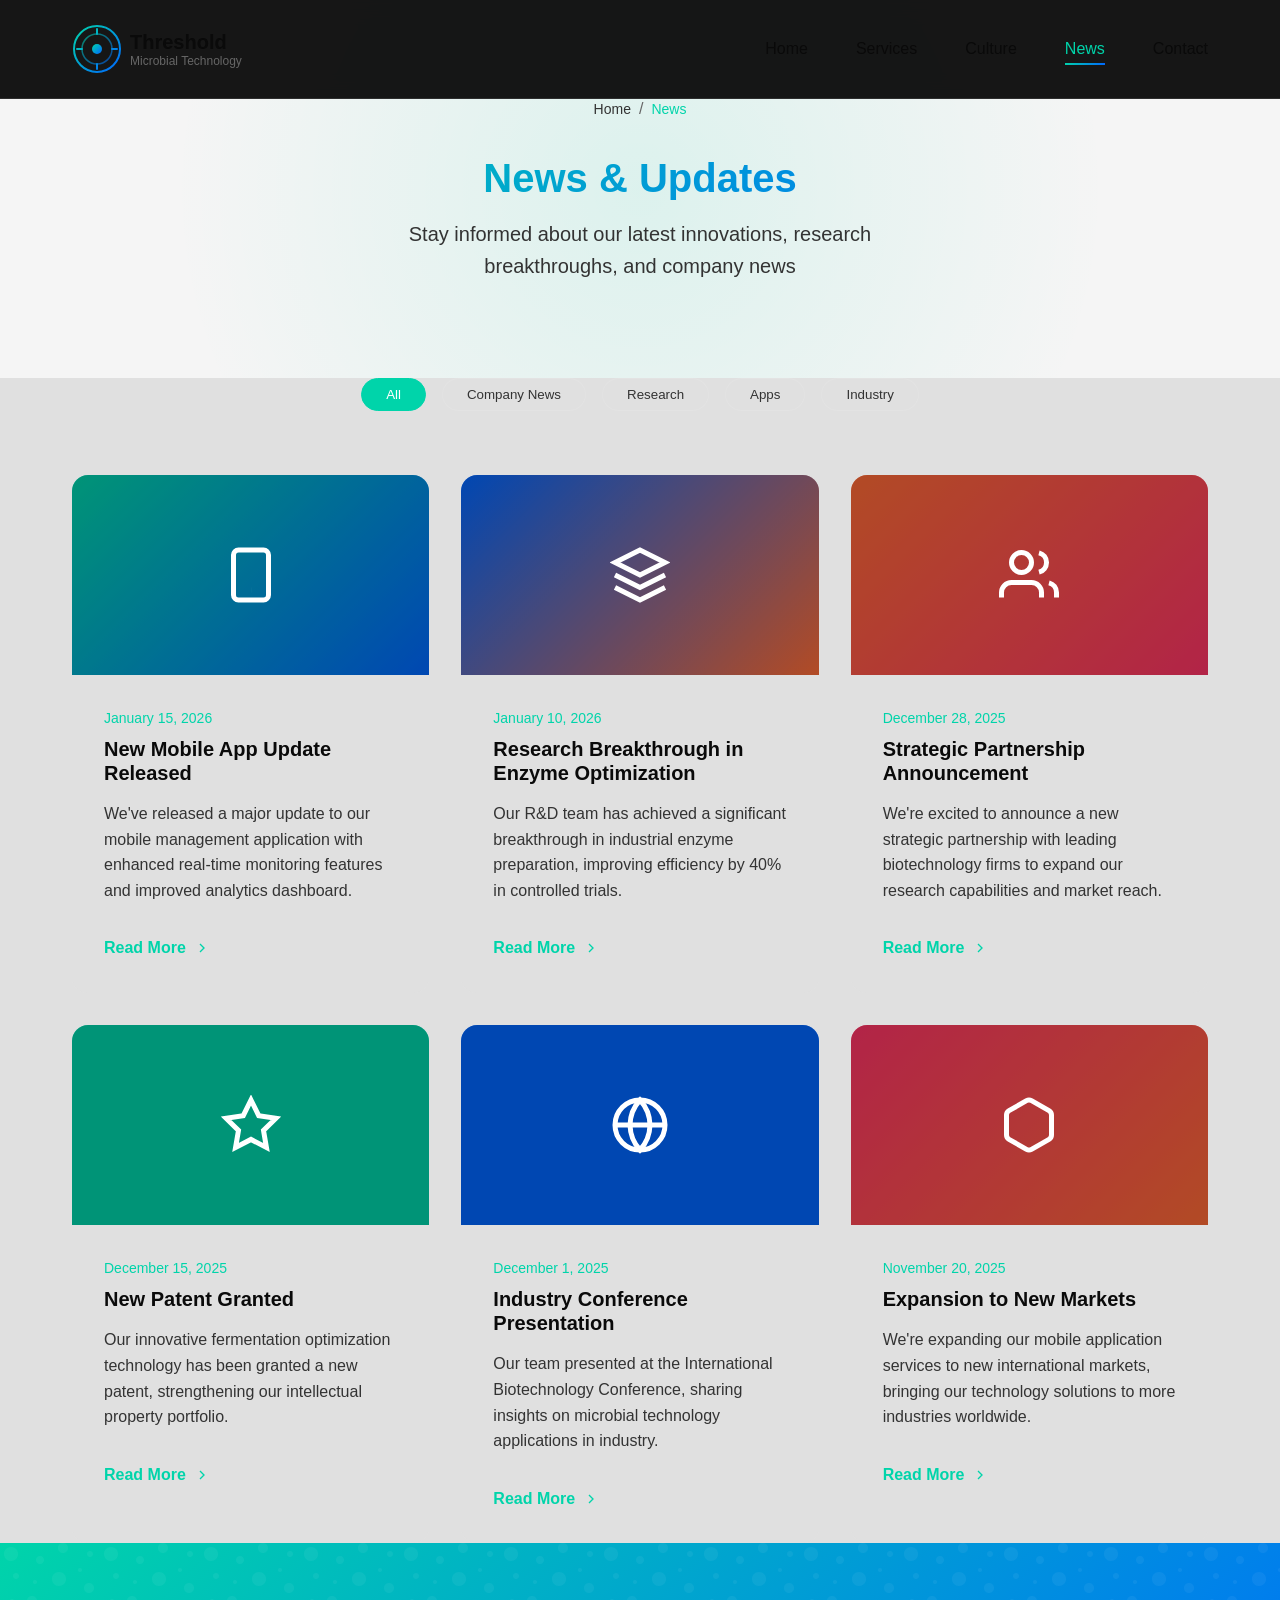
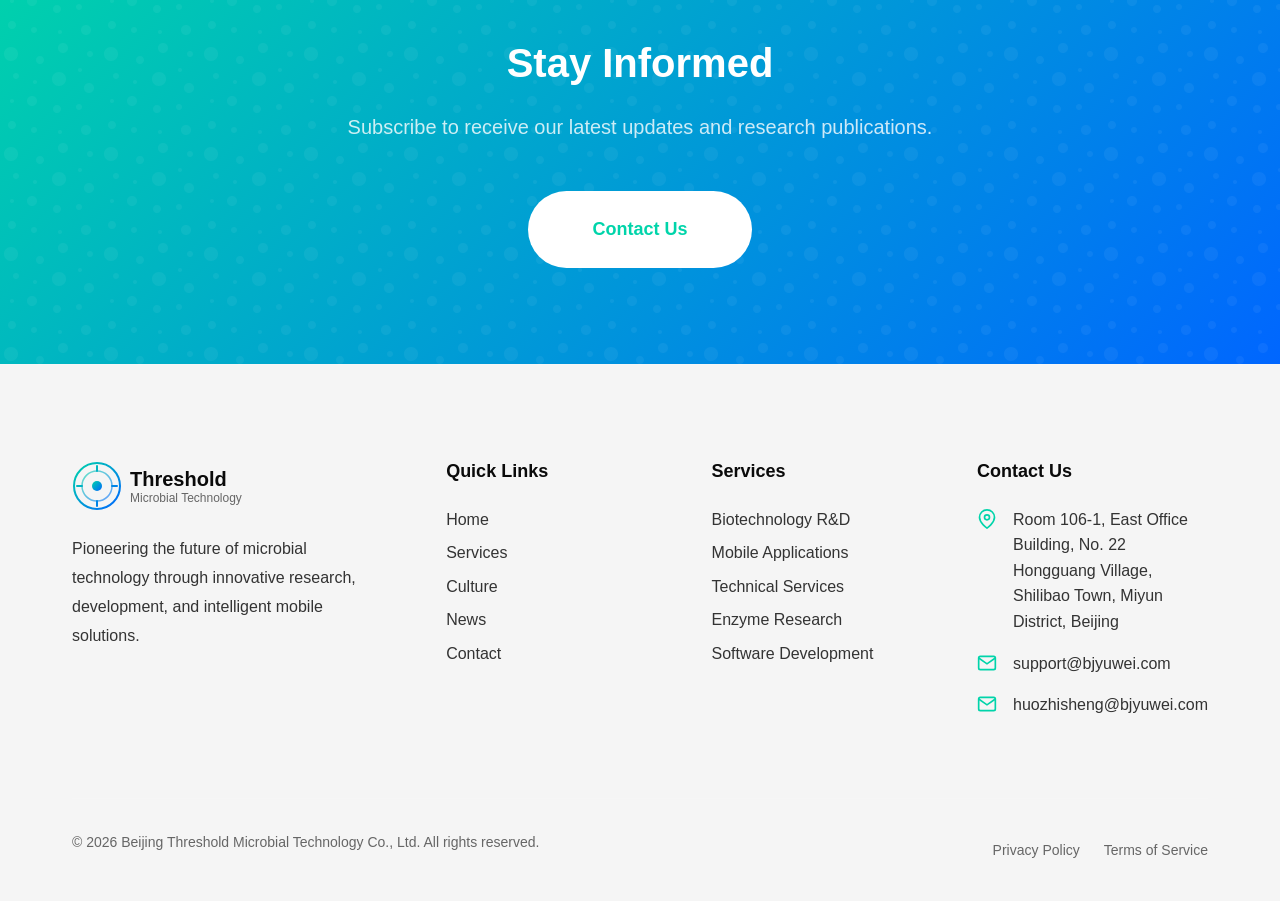
<file: news.html>
<!DOCTYPE html>
<html lang="en">
<head>
    <meta charset="UTF-8">
    <meta name="viewport" content="width=device-width, initial-scale=1.0">
    <title>News & Updates | Beijing Threshold Microbial Technology Co., Ltd</title>
    <meta name="description" content="Stay updated with the latest news, research breakthroughs, and company announcements from Beijing Threshold Microbial Technology.">
    <meta name="robots" content="index, follow">
    <link rel="canonical" href="https://bjyuwei.com/news.html">
    <link rel="icon" type="image/svg+xml" href="data:image/svg+xml,%3Csvg xmlns='http://www.w3.org/2000/svg' viewBox='0 0 50 50'%3E%3Cdefs%3E%3ClinearGradient id='g' x1='0%25' y1='0%25' x2='100%25' y2='100%25'%3E%3Cstop offset='0%25' style='stop-color:%2300d4aa'/%3E%3Cstop offset='100%25' style='stop-color:%230066ff'/%3E%3C/linearGradient%3E%3C/defs%3E%3Ccircle cx='25' cy='25' r='23' stroke='url(%23g)' stroke-width='2' fill='none'/%3E%3Ccircle cx='25' cy='25' r='5' fill='url(%23g)'/%3E%3C/svg%3E">
    <link rel="preconnect" href="https://fonts.googleapis.com">
    <link rel="preconnect" href="https://fonts.gstatic.com" crossorigin>
    <link href="https://fonts.googleapis.com/css2?family=Inter:wght@300;400;500;600;700&display=swap" rel="stylesheet">
    <link rel="stylesheet" href="css/style.css">
    <link rel="stylesheet" href="css/animations.css">
    <link rel="stylesheet" href="css/responsive.css">
</head>
<body>
    <div class="loading"><div class="loading-spinner"></div></div>
    <header class="header">
        <div class="container">
            <nav class="nav">
                <a href="index.html" class="logo">
                    <svg xmlns="http://www.w3.org/2000/svg" width="50" height="50" viewBox="0 0 50 50"><defs><linearGradient id="logoGrad" x1="0%" y1="0%" x2="100%" y2="100%"><stop offset="0%" style="stop-color:#00d4aa"/><stop offset="100%" style="stop-color:#0066ff"/></linearGradient></defs><circle cx="25" cy="25" r="23" stroke="url(#logoGrad)" stroke-width="2" fill="none"/><circle cx="25" cy="25" r="15" stroke="url(#logoGrad)" stroke-width="1.5" fill="none" opacity="0.6"/><circle cx="25" cy="25" r="5" fill="url(#logoGrad)"/><path d="M25 5 L25 10 M25 40 L25 45 M5 25 L10 25 M40 25 L45 25" stroke="url(#logoGrad)" stroke-width="2" stroke-linecap="round"/></svg>
                    <div class="logo-text">Threshold<span>Microbial Technology</span></div>
                </a>
                <ul class="nav-menu">
                    <li class="nav-item"><a href="index.html" class="nav-link">Home</a></li>
                    <li class="nav-item"><a href="services.html" class="nav-link">Services</a></li>
                    <li class="nav-item"><a href="culture.html" class="nav-link">Culture</a></li>
                    <li class="nav-item"><a href="news.html" class="nav-link active">News</a></li>
                    <li class="nav-item"><a href="contact.html" class="nav-link">Contact</a></li>
                </ul>
                <button class="mobile-menu-btn" aria-label="Toggle Menu"><span></span><span></span><span></span></button>
            </nav>
        </div>
    </header>
    <div class="mobile-nav">
        <button class="mobile-nav-close" aria-label="Close Menu">×</button>
        <ul class="mobile-nav-menu">
            <li><a href="index.html" class="mobile-nav-link">Home</a></li>
            <li><a href="services.html" class="mobile-nav-link">Services</a></li>
            <li><a href="culture.html" class="mobile-nav-link">Culture</a></li>
            <li><a href="news.html" class="mobile-nav-link active">News</a></li>
            <li><a href="contact.html" class="mobile-nav-link">Contact</a></li>
        </ul>
    </div>

    <section class="page-header">
        <div class="container">
            <div class="page-header-content">
                <div class="breadcrumb">
                    <span class="breadcrumb-item"><a href="index.html">Home</a></span>
                    <span class="breadcrumb-separator">/</span>
                    <span class="breadcrumb-item active">News</span>
                </div>
                <h1>News & Updates</h1>
                <p>Stay informed about our latest innovations, research breakthroughs, and company news</p>
            </div>
        </div>
    </section>

    <section class="section-light">
        <div class="container">
            <div class="news-filters reveal">
                <button class="filter-btn active">All</button>
                <button class="filter-btn">Company News</button>
                <button class="filter-btn">Research</button>
                <button class="filter-btn">Apps</button>
                <button class="filter-btn">Industry</button>
            </div>
            
            <div class="news-grid">
                <article class="news-card reveal">
                    <div class="news-image" style="background: linear-gradient(135deg, #00d4aa 0%, #0066ff 100%);">
                        <svg xmlns="http://www.w3.org/2000/svg" width="60" height="60" viewBox="0 0 24 24" fill="none" stroke="white" stroke-width="2" style="position:absolute;top:50%;left:50%;transform:translate(-50%,-50%);"><rect x="5" y="2" width="14" height="20" rx="2" ry="2"/><line x1="12" y1="18" x2="12.01" y2="18"/></svg>
                    </div>
                    <div class="news-content">
                        <div class="news-date">January 15, 2026</div>
                        <h3 class="news-title">New Mobile App Update Released</h3>
                        <p class="news-excerpt">We've released a major update to our mobile management application with enhanced real-time monitoring features and improved analytics dashboard.</p>
                        <a href="#" class="news-link">Read More <svg xmlns="http://www.w3.org/2000/svg" width="16" height="16" viewBox="0 0 24 24" fill="none" stroke="currentColor" stroke-width="2"><polyline points="9 18 15 12 9 6"/></svg></a>
                    </div>
                </article>

                <article class="news-card reveal">
                    <div class="news-image" style="background: linear-gradient(135deg, #0066ff 0%, #ff6b35 100%);">
                        <svg xmlns="http://www.w3.org/2000/svg" width="60" height="60" viewBox="0 0 24 24" fill="none" stroke="white" stroke-width="2" style="position:absolute;top:50%;left:50%;transform:translate(-50%,-50%);"><path d="M12 2L2 7l10 5 10-5-10-5z"/><path d="M2 17l10 5 10-5"/><path d="M2 12l10 5 10-5"/></svg>
                    </div>
                    <div class="news-content">
                        <div class="news-date">January 10, 2026</div>
                        <h3 class="news-title">Research Breakthrough in Enzyme Optimization</h3>
                        <p class="news-excerpt">Our R&D team has achieved a significant breakthrough in industrial enzyme preparation, improving efficiency by 40% in controlled trials.</p>
                        <a href="#" class="news-link">Read More <svg xmlns="http://www.w3.org/2000/svg" width="16" height="16" viewBox="0 0 24 24" fill="none" stroke="currentColor" stroke-width="2"><polyline points="9 18 15 12 9 6"/></svg></a>
                    </div>
                </article>

                <article class="news-card reveal">
                    <div class="news-image" style="background: linear-gradient(135deg, #ff6b35 0%, #ff3366 100%);">
                        <svg xmlns="http://www.w3.org/2000/svg" width="60" height="60" viewBox="0 0 24 24" fill="none" stroke="white" stroke-width="2" style="position:absolute;top:50%;left:50%;transform:translate(-50%,-50%);"><path d="M17 21v-2a4 4 0 0 0-4-4H5a4 4 0 0 0-4 4v2"/><circle cx="9" cy="7" r="4"/><path d="M23 21v-2a4 4 0 0 0-3-3.87"/><path d="M16 3.13a4 4 0 0 1 0 7.75"/></svg>
                    </div>
                    <div class="news-content">
                        <div class="news-date">December 28, 2025</div>
                        <h3 class="news-title">Strategic Partnership Announcement</h3>
                        <p class="news-excerpt">We're excited to announce a new strategic partnership with leading biotechnology firms to expand our research capabilities and market reach.</p>
                        <a href="#" class="news-link">Read More <svg xmlns="http://www.w3.org/2000/svg" width="16" height="16" viewBox="0 0 24 24" fill="none" stroke="currentColor" stroke-width="2"><polyline points="9 18 15 12 9 6"/></svg></a>
                    </div>
                </article>

                <article class="news-card reveal">
                    <div class="news-image" style="background: linear-gradient(135deg, #00d4aa 0%, #00d4aa 100%);">
                        <svg xmlns="http://www.w3.org/2000/svg" width="60" height="60" viewBox="0 0 24 24" fill="none" stroke="white" stroke-width="2" style="position:absolute;top:50%;left:50%;transform:translate(-50%,-50%);"><polygon points="12 2 15.09 8.26 22 9.27 17 14.14 18.18 21.02 12 17.77 5.82 21.02 7 14.14 2 9.27 8.91 8.26 12 2"/></svg>
                    </div>
                    <div class="news-content">
                        <div class="news-date">December 15, 2025</div>
                        <h3 class="news-title">New Patent Granted</h3>
                        <p class="news-excerpt">Our innovative fermentation optimization technology has been granted a new patent, strengthening our intellectual property portfolio.</p>
                        <a href="#" class="news-link">Read More <svg xmlns="http://www.w3.org/2000/svg" width="16" height="16" viewBox="0 0 24 24" fill="none" stroke="currentColor" stroke-width="2"><polyline points="9 18 15 12 9 6"/></svg></a>
                    </div>
                </article>

                <article class="news-card reveal">
                    <div class="news-image" style="background: linear-gradient(135deg, #0066ff 0%, #0066ff 100%);">
                        <svg xmlns="http://www.w3.org/2000/svg" width="60" height="60" viewBox="0 0 24 24" fill="none" stroke="white" stroke-width="2" style="position:absolute;top:50%;left:50%;transform:translate(-50%,-50%);"><circle cx="12" cy="12" r="10"/><line x1="2" y1="12" x2="22" y2="12"/><path d="M12 2a15.3 15.3 0 0 1 4 10 15.3 15.3 0 0 1-4 10 15.3 15.3 0 0 1-4-10 15.3 15.3 0 0 1 4-10z"/></svg>
                    </div>
                    <div class="news-content">
                        <div class="news-date">December 1, 2025</div>
                        <h3 class="news-title">Industry Conference Presentation</h3>
                        <p class="news-excerpt">Our team presented at the International Biotechnology Conference, sharing insights on microbial technology applications in industry.</p>
                        <a href="#" class="news-link">Read More <svg xmlns="http://www.w3.org/2000/svg" width="16" height="16" viewBox="0 0 24 24" fill="none" stroke="currentColor" stroke-width="2"><polyline points="9 18 15 12 9 6"/></svg></a>
                    </div>
                </article>

                <article class="news-card reveal">
                    <div class="news-image" style="background: linear-gradient(135deg, #ff3366 0%, #ff6b35 100%);">
                        <svg xmlns="http://www.w3.org/2000/svg" width="60" height="60" viewBox="0 0 24 24" fill="none" stroke="white" stroke-width="2" style="position:absolute;top:50%;left:50%;transform:translate(-50%,-50%);"><path d="M21 16V8a2 2 0 0 0-1-1.73l-7-4a2 2 0 0 0-2 0l-7 4A2 2 0 0 0 3 8v8a2 2 0 0 0 1 1.73l7 4a2 2 0 0 0 2 0l7-4A2 2 0 0 0 21 16z"/></svg>
                    </div>
                    <div class="news-content">
                        <div class="news-date">November 20, 2025</div>
                        <h3 class="news-title">Expansion to New Markets</h3>
                        <p class="news-excerpt">We're expanding our mobile application services to new international markets, bringing our technology solutions to more industries worldwide.</p>
                        <a href="#" class="news-link">Read More <svg xmlns="http://www.w3.org/2000/svg" width="16" height="16" viewBox="0 0 24 24" fill="none" stroke="currentColor" stroke-width="2"><polyline points="9 18 15 12 9 6"/></svg></a>
                    </div>
                </article>
            </div>
        </div>
    </section>

    <section class="cta">
        <div class="container">
            <div class="cta-content reveal">
                <h2>Stay Informed</h2>
                <p>Subscribe to receive our latest updates and research publications.</p>
                <a href="contact.html" class="btn btn-primary btn-lg">Contact Us</a>
            </div>
        </div>
    </section>

    <footer class="footer">
        <div class="container">
            <div class="footer-grid">
                <div class="footer-brand">
                    <a href="index.html" class="logo">
                        <svg xmlns="http://www.w3.org/2000/svg" width="50" height="50" viewBox="0 0 50 50"><defs><linearGradient id="footerLogoGrad" x1="0%" y1="0%" x2="100%" y2="100%"><stop offset="0%" style="stop-color:#00d4aa"/><stop offset="100%" style="stop-color:#0066ff"/></linearGradient></defs><circle cx="25" cy="25" r="23" stroke="url(#footerLogoGrad)" stroke-width="2" fill="none"/><circle cx="25" cy="25" r="15" stroke="url(#footerLogoGrad)" stroke-width="1.5" fill="none" opacity="0.6"/><circle cx="25" cy="25" r="5" fill="url(#footerLogoGrad)"/><path d="M25 5 L25 10 M25 40 L25 45 M5 25 L10 25 M40 25 L45 25" stroke="url(#footerLogoGrad)" stroke-width="2" stroke-linecap="round"/></svg>
                        <div class="logo-text">Threshold<span>Microbial Technology</span></div>
                    </a>
                    <p>Pioneering the future of microbial technology through innovative research, development, and intelligent mobile solutions.</p>
                </div>
                <div class="footer-column">
                    <h4>Quick Links</h4>
                    <ul class="footer-links">
                        <li><a href="index.html">Home</a></li>
                        <li><a href="services.html">Services</a></li>
                        <li><a href="culture.html">Culture</a></li>
                        <li><a href="news.html">News</a></li>
                        <li><a href="contact.html">Contact</a></li>
                    </ul>
                </div>
                <div class="footer-column">
                    <h4>Services</h4>
                    <ul class="footer-links">
                        <li><a href="services.html">Biotechnology R&D</a></li>
                        <li><a href="services.html">Mobile Applications</a></li>
                        <li><a href="services.html">Technical Services</a></li>
                        <li><a href="services.html">Enzyme Research</a></li>
                        <li><a href="services.html">Software Development</a></li>
                    </ul>
                </div>
                <div class="footer-column">
                    <h4>Contact Us</h4>
                    <div class="footer-contact-item">
                        <svg xmlns="http://www.w3.org/2000/svg" width="20" height="20" viewBox="0 0 24 24" fill="none" stroke="currentColor" stroke-width="2"><path d="M21 10c0 7-9 13-9 13s-9-6-9-13a9 9 0 0 1 18 0z"/><circle cx="12" cy="10" r="3"/></svg>
                        <span>Room 106-1, East Office Building, No. 22 Hongguang Village, Shilibao Town, Miyun District, Beijing</span>
                    </div>
                    <div class="footer-contact-item">
                        <svg xmlns="http://www.w3.org/2000/svg" width="20" height="20" viewBox="0 0 24 24" fill="none" stroke="currentColor" stroke-width="2"><path d="M4 4h16c1.1 0 2 .9 2 2v12c0 1.1-.9 2-2 2H4c-1.1 0-2-.9-2-2V6c0-1.1.9-2 2-2z"/><polyline points="22,6 12,13 2,6"/></svg>
                        <span>support@bjyuwei.com</span>
                    </div>
                    <div class="footer-contact-item">
                        <svg xmlns="http://www.w3.org/2000/svg" width="20" height="20" viewBox="0 0 24 24" fill="none" stroke="currentColor" stroke-width="2"><path d="M4 4h16c1.1 0 2 .9 2 2v12c0 1.1-.9 2-2 2H4c-1.1 0-2-.9-2-2V6c0-1.1.9-2 2-2z"/><polyline points="22,6 12,13 2,6"/></svg>
                        <span>huozhisheng@bjyuwei.com</span>
                    </div>
                </div>
            </div>
            <div class="footer-bottom">
                <p>&copy; 2026 Beijing Threshold Microbial Technology Co., Ltd. All rights reserved.</p>
                <div class="footer-legal-links">
                    <a href="privacy.html">Privacy Policy</a>
                    <a href="terms.html">Terms of Service</a>
                </div>
            </div>
        </div>
    </footer>
    <button class="scroll-top" aria-label="Scroll to Top"><svg xmlns="http://www.w3.org/2000/svg" width="24" height="24" viewBox="0 0 24 24" fill="none" stroke="currentColor" stroke-width="2"><polyline points="18 15 12 9 6 15"/></svg></button>
    <script src="js/main.js"></script>
</body>
</html>
</file>
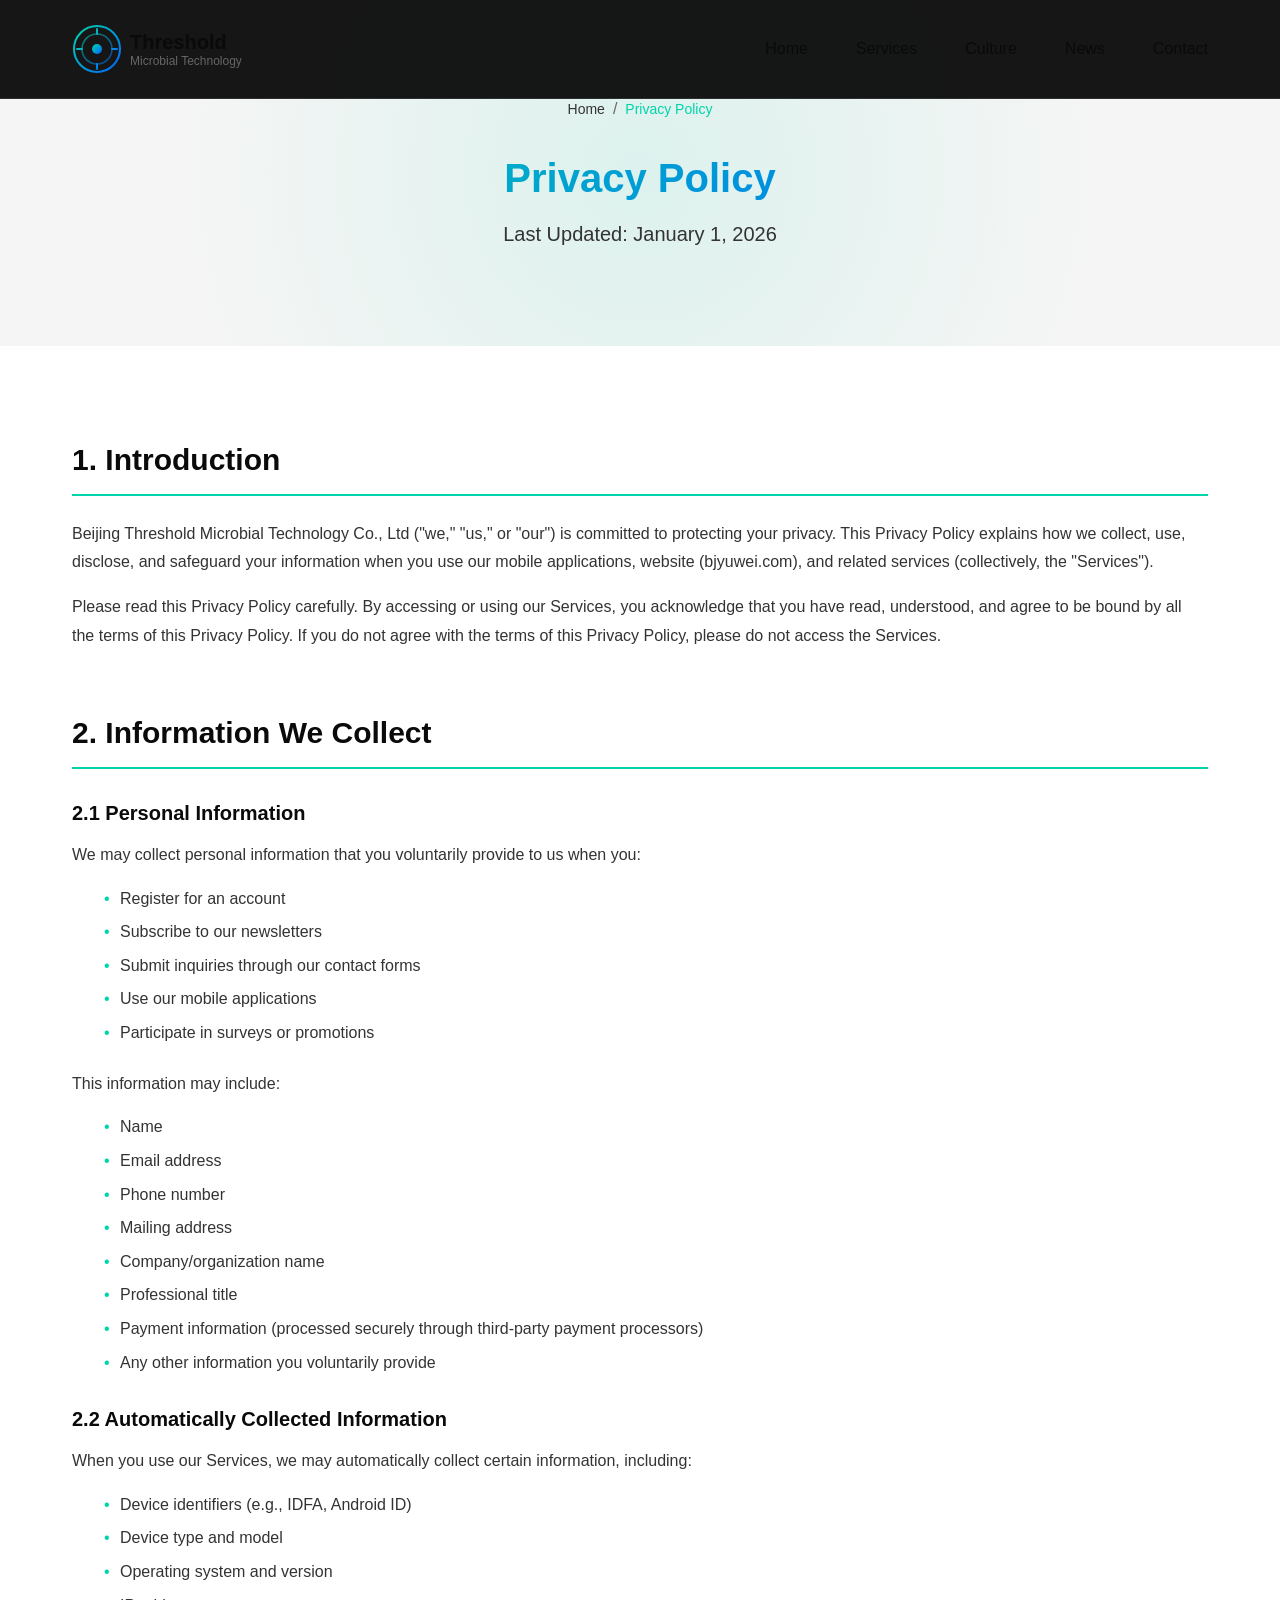
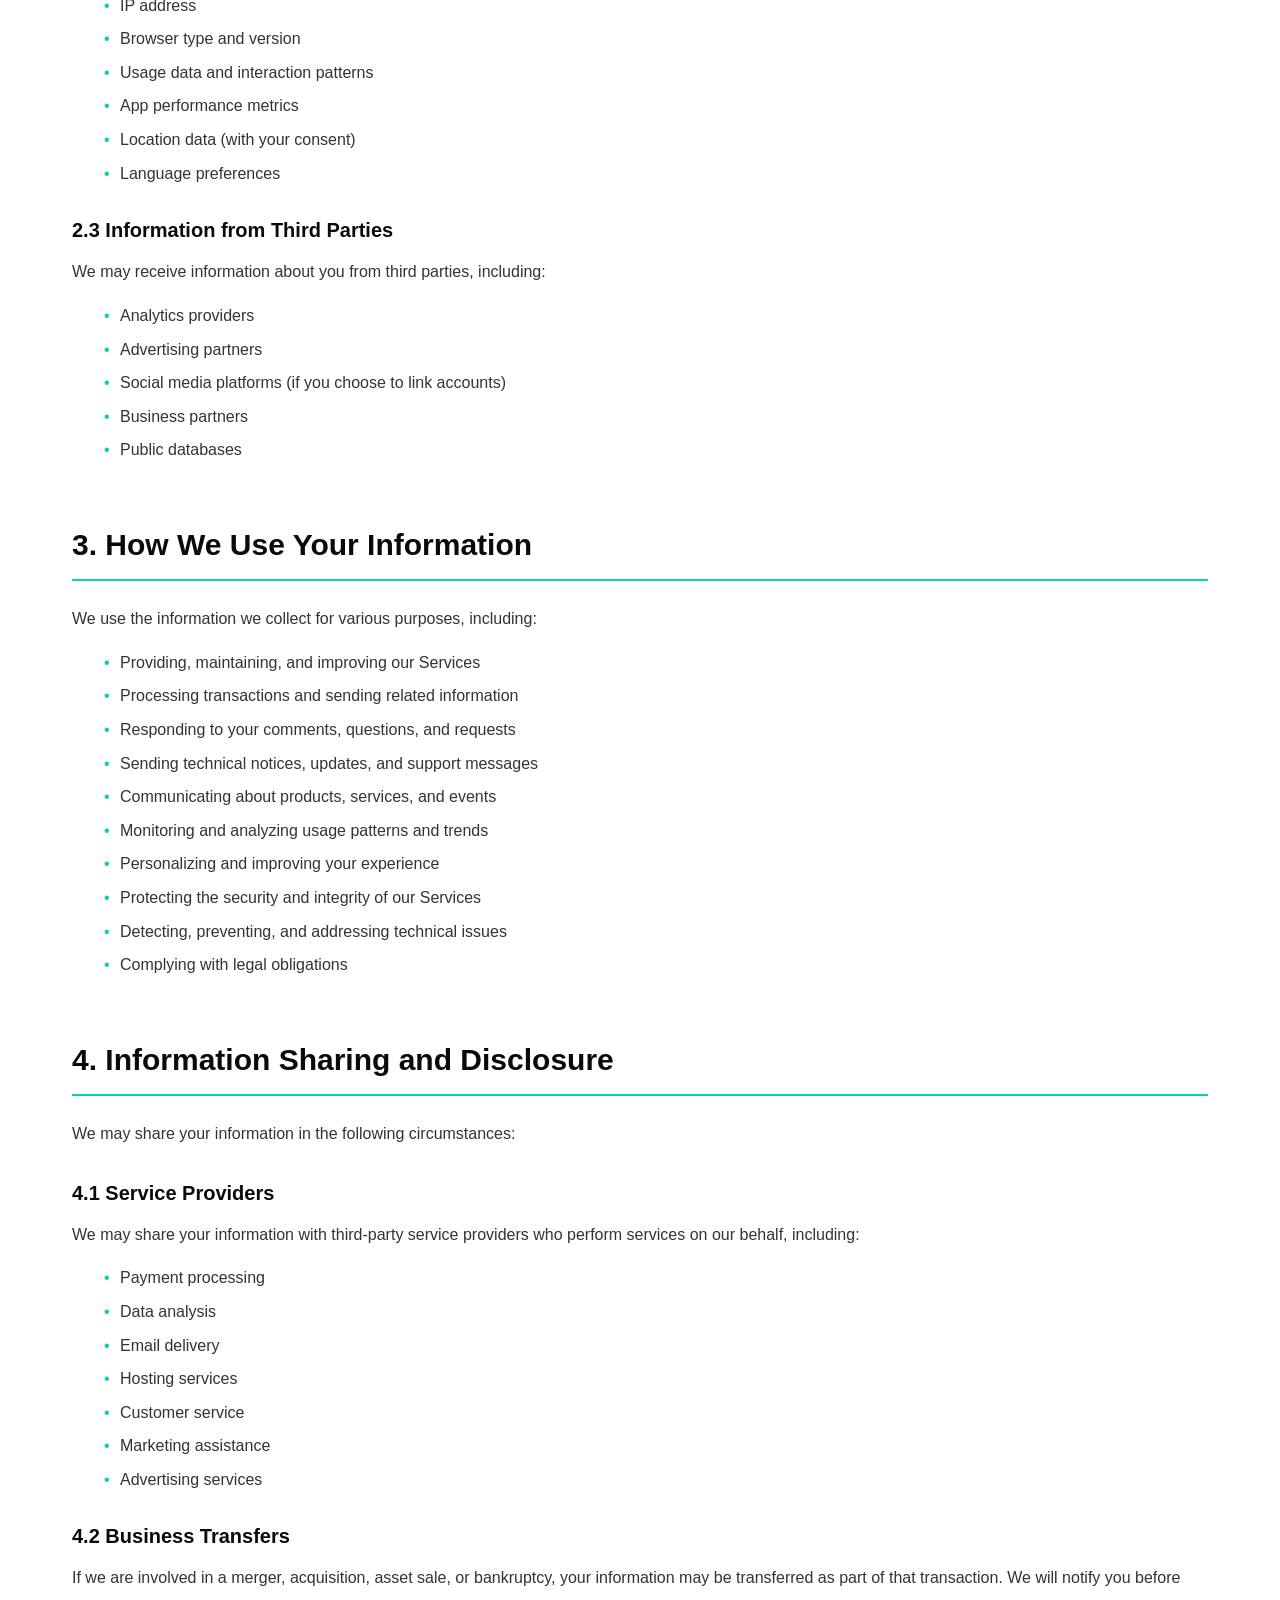
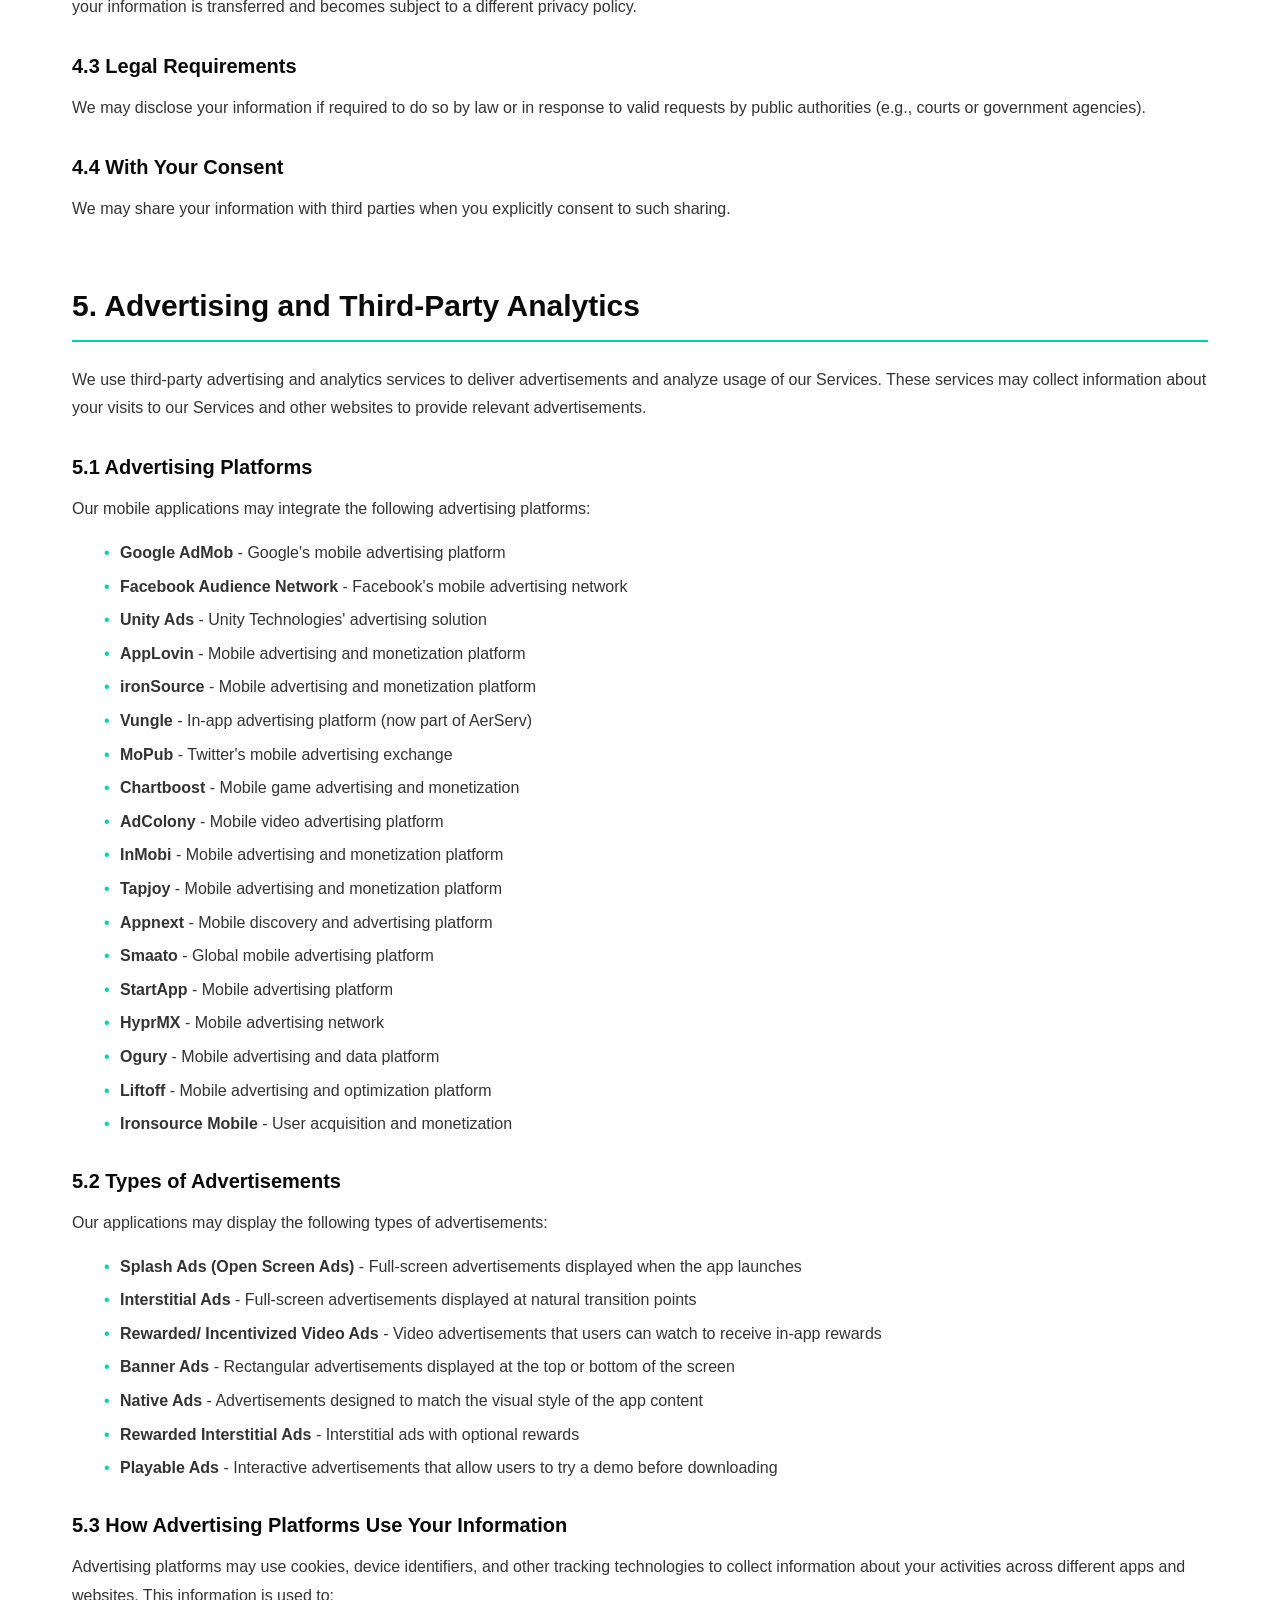
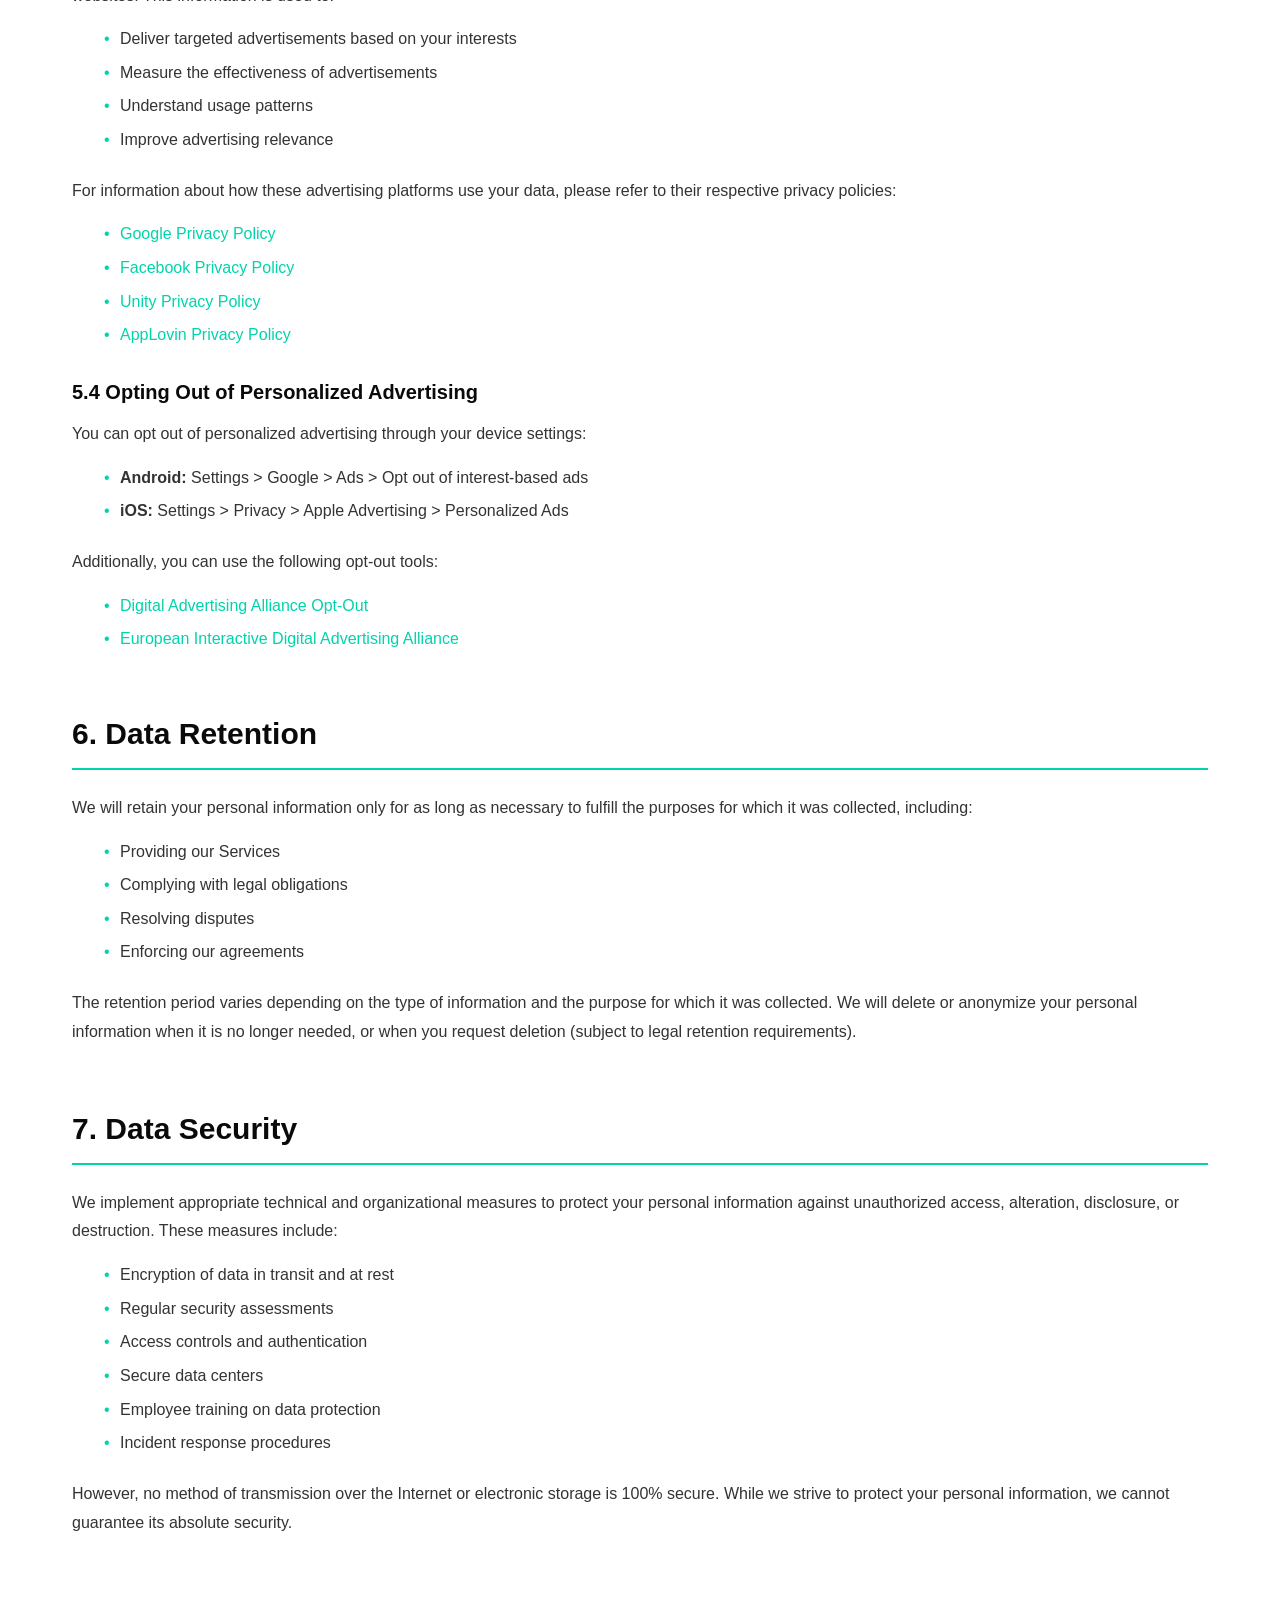
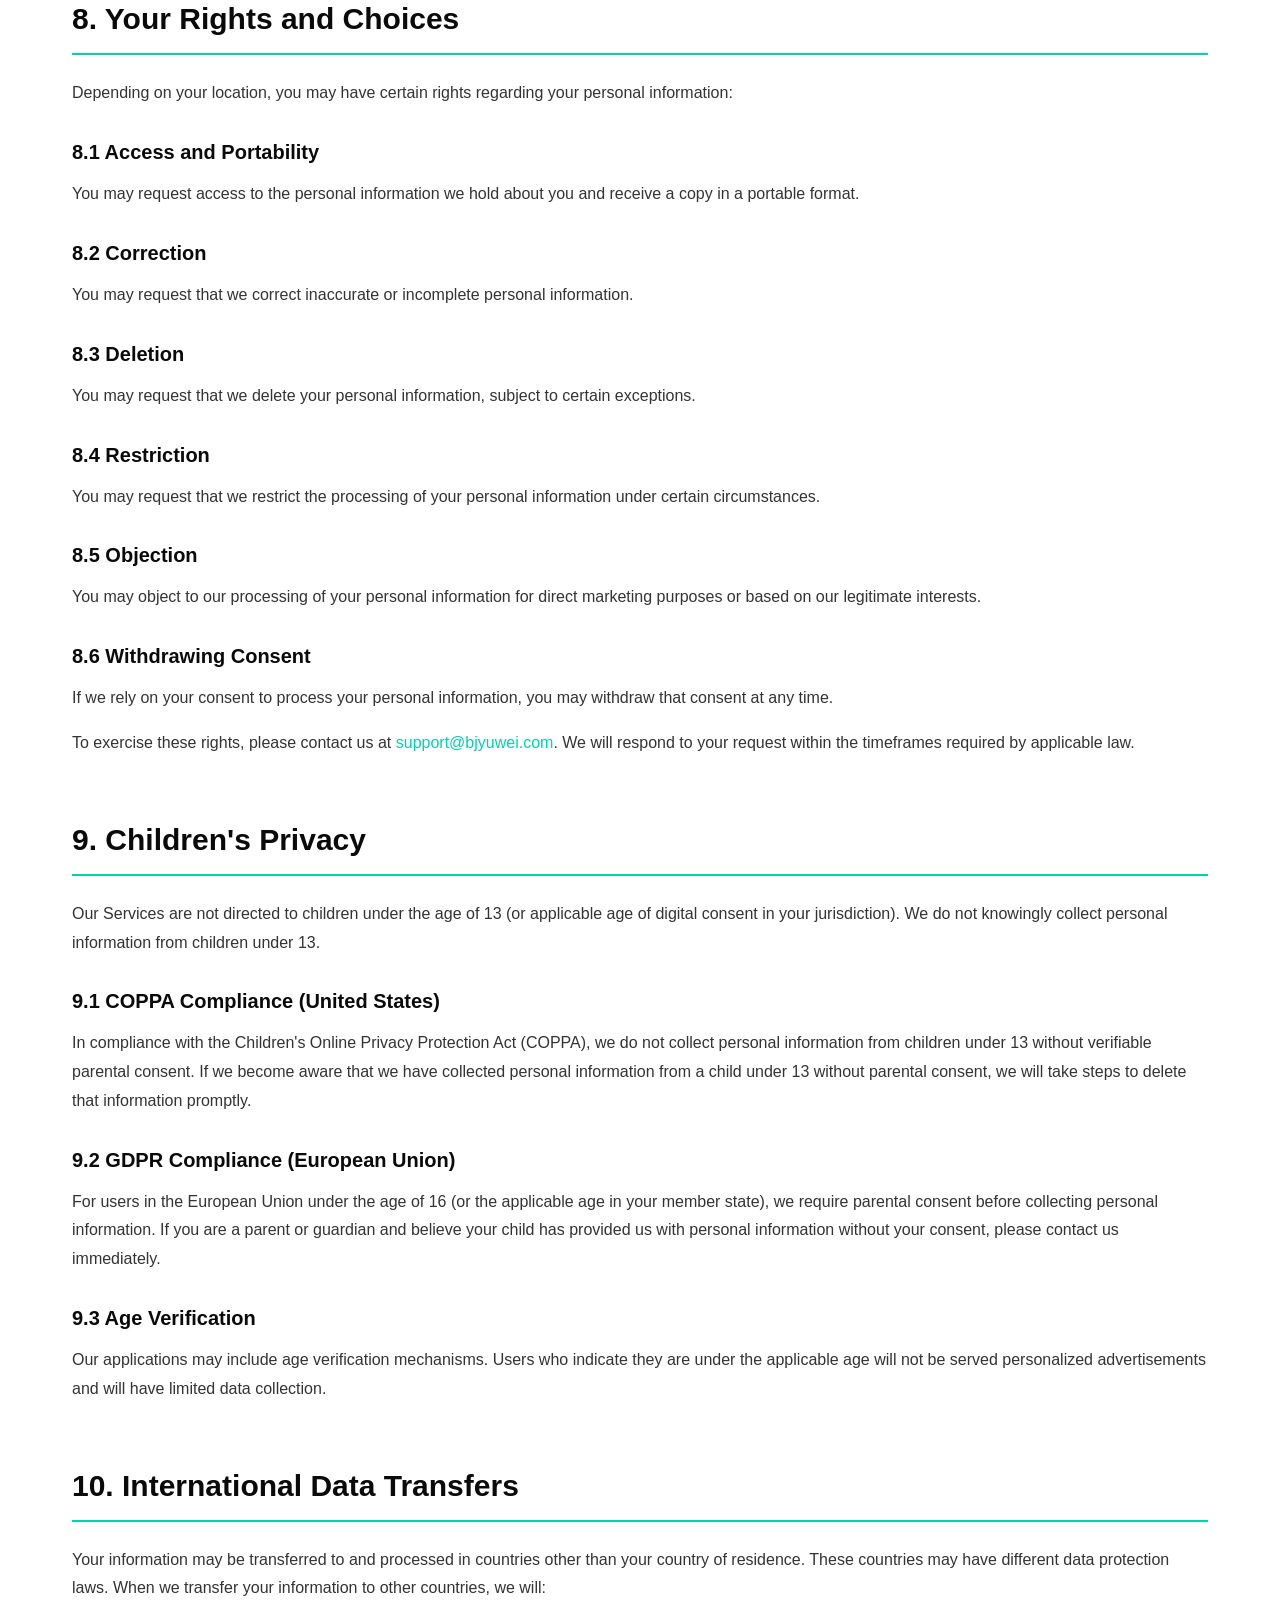
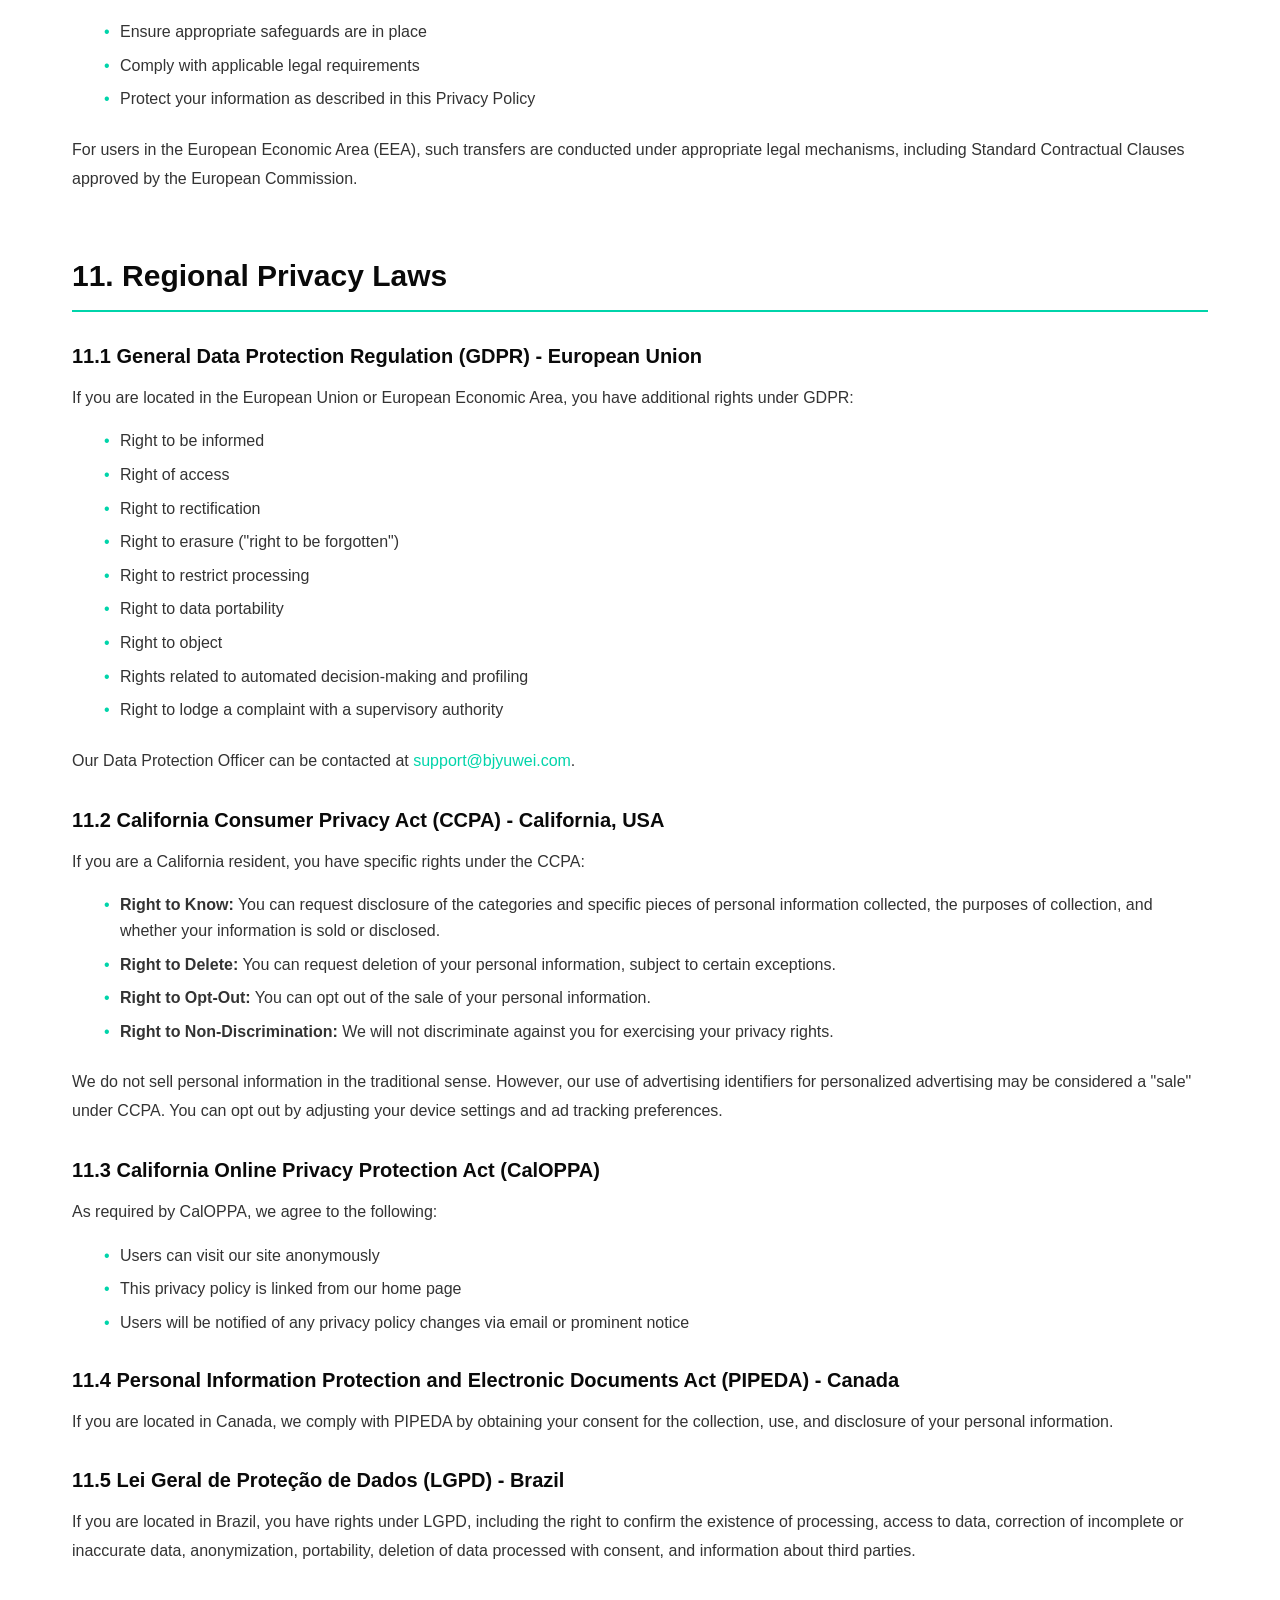
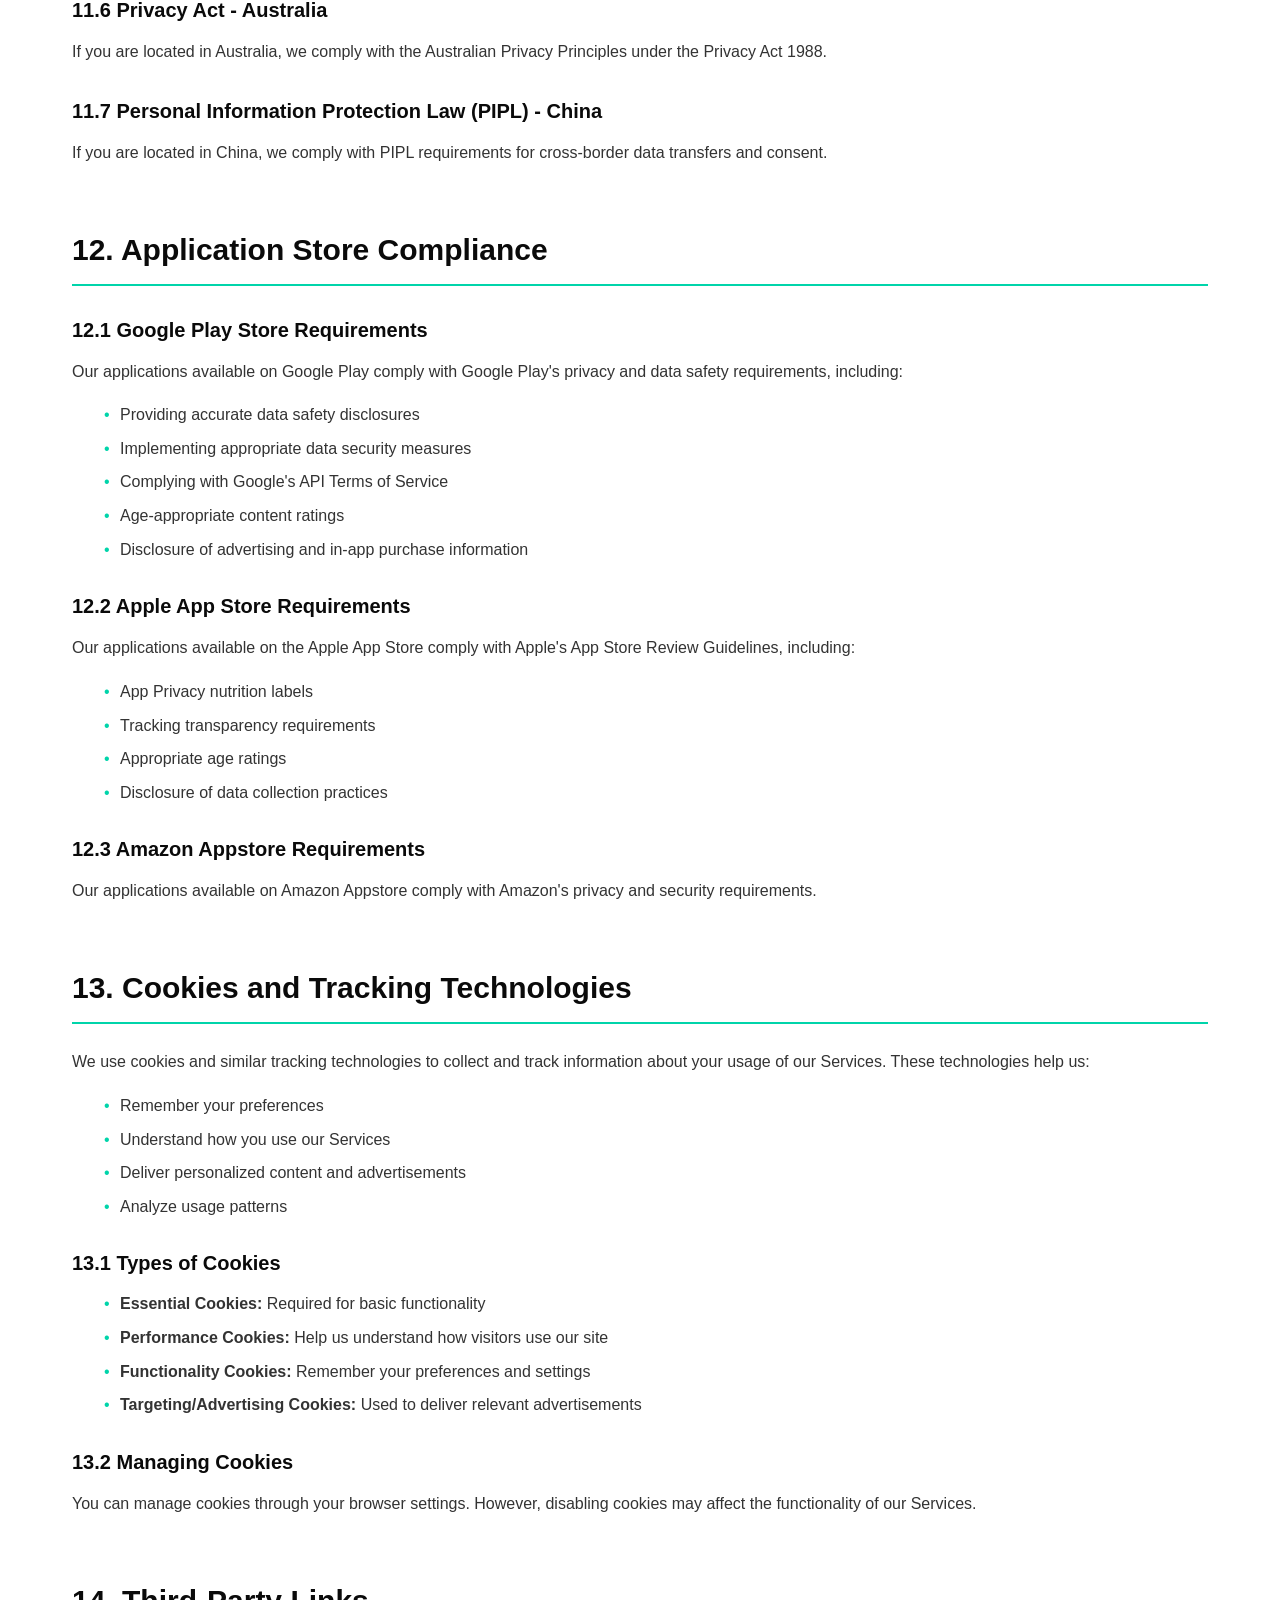
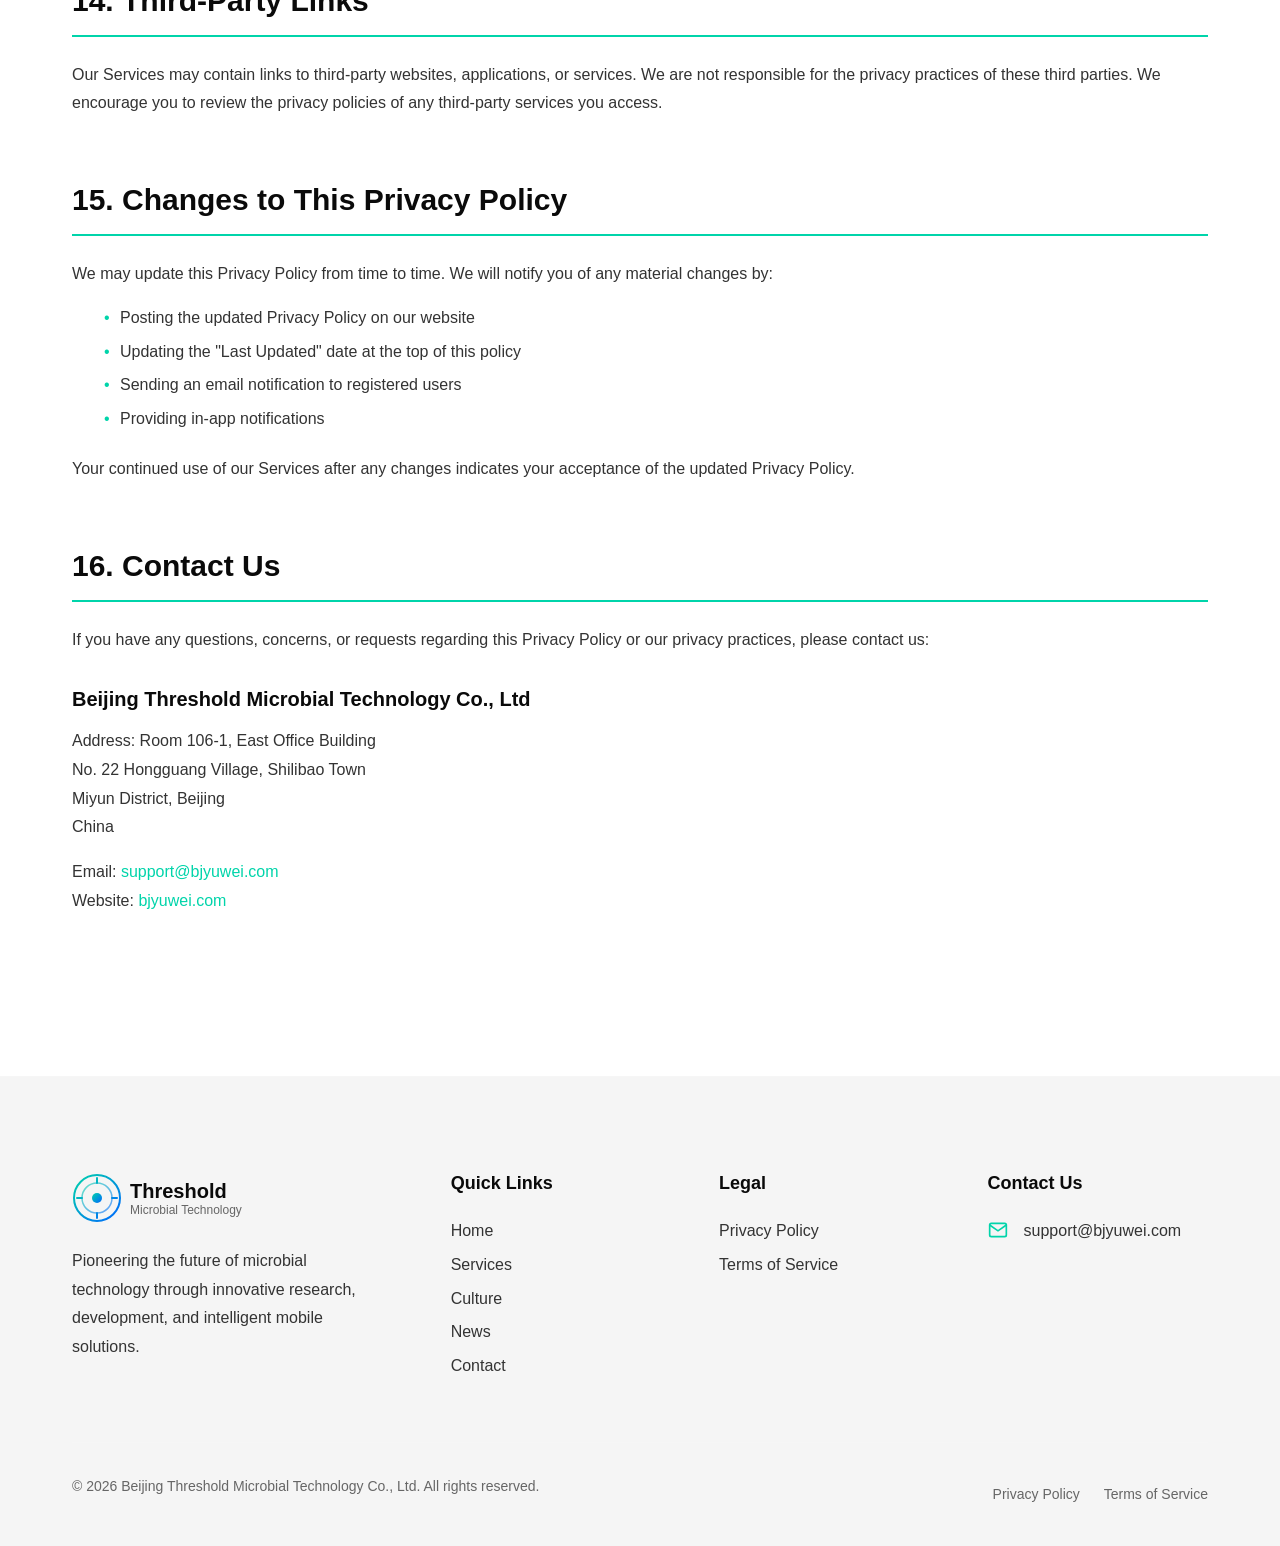
<file: privacy.html>
<!DOCTYPE html>
<html lang="en">
<head>
    <meta charset="UTF-8">
    <meta name="viewport" content="width=device-width, initial-scale=1.0">
    <title>Privacy Policy | Beijing Threshold Microbial Technology Co., Ltd</title>
    <meta name="description" content="Beijing Threshold Microbial Technology Privacy Policy - Comprehensive privacy protection practices for our mobile applications and services.">
    <meta name="robots" content="index, follow">
    <link rel="canonical" href="https://bjyuwei.com/privacy.html">
    <link rel="icon" type="image/svg+xml" href="data:image/svg+xml,%3Csvg xmlns='http://www.w3.org/2000/svg' viewBox='0 0 50 50'%3E%3Cdefs%3E%3ClinearGradient id='g' x1='0%25' y1='0%25' x2='100%25' y2='100%25'%3E%3Cstop offset='0%25' style='stop-color:%2300d4aa'/%3E%3Cstop offset='100%25' style='stop-color:%230066ff'/%3E%3C/linearGradient%3E%3C/defs%3E%3Ccircle cx='25' cy='25' r='23' stroke='url(%23g)' stroke-width='2' fill='none'/%3E%3Ccircle cx='25' cy='25' r='5' fill='url(%23g)'/%3E%3C/svg%3E">
    <link rel="preconnect" href="https://fonts.googleapis.com">
    <link rel="preconnect" href="https://fonts.gstatic.com" crossorigin>
    <link href="https://fonts.googleapis.com/css2?family=Inter:wght@300;400;500;600;700&display=swap" rel="stylesheet">
    <link rel="stylesheet" href="css/style.css">
    <link rel="stylesheet" href="css/animations.css">
    <link rel="stylesheet" href="css/responsive.css">
</head>
<body>
    <div class="loading"><div class="loading-spinner"></div></div>
    <header class="header">
        <div class="container">
            <nav class="nav">
                <a href="index.html" class="logo">
                    <svg xmlns="http://www.w3.org/2000/svg" width="50" height="50" viewBox="0 0 50 50"><defs><linearGradient id="logoGrad" x1="0%" y1="0%" x2="100%" y2="100%"><stop offset="0%" style="stop-color:#00d4aa"/><stop offset="100%" style="stop-color:#0066ff"/></linearGradient></defs><circle cx="25" cy="25" r="23" stroke="url(#logoGrad)" stroke-width="2" fill="none"/><circle cx="25" cy="25" r="15" stroke="url(#logoGrad)" stroke-width="1.5" fill="none" opacity="0.6"/><circle cx="25" cy="25" r="5" fill="url(#logoGrad)"/><path d="M25 5 L25 10 M25 40 L25 45 M5 25 L10 25 M40 25 L45 25" stroke="url(#logoGrad)" stroke-width="2" stroke-linecap="round"/></svg>
                    <div class="logo-text">Threshold<span>Microbial Technology</span></div>
                </a>
                <ul class="nav-menu">
                    <li class="nav-item"><a href="index.html" class="nav-link">Home</a></li>
                    <li class="nav-item"><a href="services.html" class="nav-link">Services</a></li>
                    <li class="nav-item"><a href="culture.html" class="nav-link">Culture</a></li>
                    <li class="nav-item"><a href="news.html" class="nav-link">News</a></li>
                    <li class="nav-item"><a href="contact.html" class="nav-link">Contact</a></li>
                </ul>
                <button class="mobile-menu-btn" aria-label="Toggle Menu"><span></span><span></span><span></span></button>
            </nav>
        </div>
    </header>
    <div class="mobile-nav">
        <button class="mobile-nav-close" aria-label="Close Menu">×</button>
        <ul class="mobile-nav-menu">
            <li><a href="index.html" class="mobile-nav-link">Home</a></li>
            <li><a href="services.html" class="mobile-nav-link">Services</a></li>
            <li><a href="culture.html" class="mobile-nav-link">Culture</a></li>
            <li><a href="news.html" class="mobile-nav-link">News</a></li>
            <li><a href="contact.html" class="mobile-nav-link">Contact</a></li>
        </ul>
    </div>

    <section class="page-header">
        <div class="container">
            <div class="page-header-content">
                <div class="breadcrumb">
                    <span class="breadcrumb-item"><a href="index.html">Home</a></span>
                    <span class="breadcrumb-separator">/</span>
                    <span class="breadcrumb-item active">Privacy Policy</span>
                </div>
                <h1>Privacy Policy</h1>
                <p>Last Updated: January 1, 2026</p>
            </div>
        </div>
    </section>

    <section class="legal-content">
        <div class="container">
            <div class="legal-section">
                <h2>1. Introduction</h2>
                <p>Beijing Threshold Microbial Technology Co., Ltd ("we," "us," or "our") is committed to protecting your privacy. This Privacy Policy explains how we collect, use, disclose, and safeguard your information when you use our mobile applications, website (bjyuwei.com), and related services (collectively, the "Services").</p>
                <p>Please read this Privacy Policy carefully. By accessing or using our Services, you acknowledge that you have read, understood, and agree to be bound by all the terms of this Privacy Policy. If you do not agree with the terms of this Privacy Policy, please do not access the Services.</p>
            </div>

            <div class="legal-section">
                <h2>2. Information We Collect</h2>
                
                <h3>2.1 Personal Information</h3>
                <p>We may collect personal information that you voluntarily provide to us when you:</p>
                <ul>
                    <li>Register for an account</li>
                    <li>Subscribe to our newsletters</li>
                    <li>Submit inquiries through our contact forms</li>
                    <li>Use our mobile applications</li>
                    <li>Participate in surveys or promotions</li>
                </ul>
                <p>This information may include:</p>
                <ul>
                    <li>Name</li>
                    <li>Email address</li>
                    <li>Phone number</li>
                    <li>Mailing address</li>
                    <li>Company/organization name</li>
                    <li>Professional title</li>
                    <li>Payment information (processed securely through third-party payment processors)</li>
                    <li>Any other information you voluntarily provide</li>
                </ul>

                <h3>2.2 Automatically Collected Information</h3>
                <p>When you use our Services, we may automatically collect certain information, including:</p>
                <ul>
                    <li>Device identifiers (e.g., IDFA, Android ID)</li>
                    <li>Device type and model</li>
                    <li>Operating system and version</li>
                    <li>IP address</li>
                    <li>Browser type and version</li>
                    <li>Usage data and interaction patterns</li>
                    <li>App performance metrics</li>
                    <li>Location data (with your consent)</li>
                    <li>Language preferences</li>
                </ul>

                <h3>2.3 Information from Third Parties</h3>
                <p>We may receive information about you from third parties, including:</p>
                <ul>
                    <li>Analytics providers</li>
                    <li>Advertising partners</li>
                    <li>Social media platforms (if you choose to link accounts)</li>
                    <li>Business partners</li>
                    <li>Public databases</li>
                </ul>
            </div>

            <div class="legal-section">
                <h2>3. How We Use Your Information</h2>
                <p>We use the information we collect for various purposes, including:</p>
                <ul>
                    <li>Providing, maintaining, and improving our Services</li>
                    <li>Processing transactions and sending related information</li>
                    <li>Responding to your comments, questions, and requests</li>
                    <li>Sending technical notices, updates, and support messages</li>
                    <li>Communicating about products, services, and events</li>
                    <li>Monitoring and analyzing usage patterns and trends</li>
                    <li>Personalizing and improving your experience</li>
                    <li>Protecting the security and integrity of our Services</li>
                    <li>Detecting, preventing, and addressing technical issues</li>
                    <li>Complying with legal obligations</li>
                </ul>
            </div>

            <div class="legal-section">
                <h2>4. Information Sharing and Disclosure</h2>
                <p>We may share your information in the following circumstances:</p>
                
                <h3>4.1 Service Providers</h3>
                <p>We may share your information with third-party service providers who perform services on our behalf, including:</p>
                <ul>
                    <li>Payment processing</li>
                    <li>Data analysis</li>
                    <li>Email delivery</li>
                    <li>Hosting services</li>
                    <li>Customer service</li>
                    <li>Marketing assistance</li>
                    <li>Advertising services</li>
                </ul>

                <h3>4.2 Business Transfers</h3>
                <p>If we are involved in a merger, acquisition, asset sale, or bankruptcy, your information may be transferred as part of that transaction. We will notify you before your information is transferred and becomes subject to a different privacy policy.</p>

                <h3>4.3 Legal Requirements</h3>
                <p>We may disclose your information if required to do so by law or in response to valid requests by public authorities (e.g., courts or government agencies).</p>

                <h3>4.4 With Your Consent</h3>
                <p>We may share your information with third parties when you explicitly consent to such sharing.</p>
            </div>

            <div class="legal-section">
                <h2>5. Advertising and Third-Party Analytics</h2>
                <p>We use third-party advertising and analytics services to deliver advertisements and analyze usage of our Services. These services may collect information about your visits to our Services and other websites to provide relevant advertisements.</p>

                <h3>5.1 Advertising Platforms</h3>
                <p>Our mobile applications may integrate the following advertising platforms:</p>
                <ul>
                    <li><strong>Google AdMob</strong> - Google's mobile advertising platform</li>
                    <li><strong>Facebook Audience Network</strong> - Facebook's mobile advertising network</li>
                    <li><strong>Unity Ads</strong> - Unity Technologies' advertising solution</li>
                    <li><strong>AppLovin</strong> - Mobile advertising and monetization platform</li>
                    <li><strong>ironSource</strong> - Mobile advertising and monetization platform</li>
                    <li><strong>Vungle</strong> - In-app advertising platform (now part of AerServ)</li>
                    <li><strong>MoPub</strong> - Twitter's mobile advertising exchange</li>
                    <li><strong>Chartboost</strong> - Mobile game advertising and monetization</li>
                    <li><strong>AdColony</strong> - Mobile video advertising platform</li>
                    <li><strong>InMobi</strong> - Mobile advertising and monetization platform</li>
                    <li><strong>Tapjoy</strong> - Mobile advertising and monetization platform</li>
                    <li><strong>Appnext</strong> - Mobile discovery and advertising platform</li>
                    <li><strong>Smaato</strong> - Global mobile advertising platform</li>
                    <li><strong>StartApp</strong> - Mobile advertising platform</li>
                    <li><strong>HyprMX</strong> - Mobile advertising network</li>
                    <li><strong>Ogury</strong> - Mobile advertising and data platform</li>
                    <li><strong>Liftoff</strong> - Mobile advertising and optimization platform</li>
                    <li><strong>Ironsource Mobile</strong> - User acquisition and monetization</li>
                </ul>

                <h3>5.2 Types of Advertisements</h3>
                <p>Our applications may display the following types of advertisements:</p>
                <ul>
                    <li><strong>Splash Ads (Open Screen Ads)</strong> - Full-screen advertisements displayed when the app launches</li>
                    <li><strong>Interstitial Ads</strong> - Full-screen advertisements displayed at natural transition points</li>
                    <li><strong>Rewarded/ Incentivized Video Ads</strong> - Video advertisements that users can watch to receive in-app rewards</li>
                    <li><strong>Banner Ads</strong> - Rectangular advertisements displayed at the top or bottom of the screen</li>
                    <li><strong>Native Ads</strong> - Advertisements designed to match the visual style of the app content</li>
                    <li><strong>Rewarded Interstitial Ads</strong> - Interstitial ads with optional rewards</li>
                    <li><strong>Playable Ads</strong> - Interactive advertisements that allow users to try a demo before downloading</li>
                </ul>

                <h3>5.3 How Advertising Platforms Use Your Information</h3>
                <p>Advertising platforms may use cookies, device identifiers, and other tracking technologies to collect information about your activities across different apps and websites. This information is used to:</p>
                <ul>
                    <li>Deliver targeted advertisements based on your interests</li>
                    <li>Measure the effectiveness of advertisements</li>
                    <li>Understand usage patterns</li>
                    <li>Improve advertising relevance</li>
                </ul>
                <p>For information about how these advertising platforms use your data, please refer to their respective privacy policies:</p>
                <ul>
                    <li><a href="https://policies.google.com/privacy" target="_blank" rel="noopener">Google Privacy Policy</a></li>
                    <li><a href="https://www.facebook.com/privacy/policy" target="_blank" rel="noopener">Facebook Privacy Policy</a></li>
                    <li><a href="https://unity3d.com/legal/privacy-policy" target="_blank" rel="noopener">Unity Privacy Policy</a></li>
                    <li><a href="https://www.applovin.com/privacy" target="_blank" rel="noopener">AppLovin Privacy Policy</a></li>
                </ul>

                <h3>5.4 Opting Out of Personalized Advertising</h3>
                <p>You can opt out of personalized advertising through your device settings:</p>
                <ul>
                    <li><strong>Android:</strong> Settings > Google > Ads > Opt out of interest-based ads</li>
                    <li><strong>iOS:</strong> Settings > Privacy > Apple Advertising > Personalized Ads</li>
                </ul>
                <p>Additionally, you can use the following opt-out tools:</p>
                <ul>
                    <li><a href="http://www.aboutads.info/choices" target="_blank" rel="noopener">Digital Advertising Alliance Opt-Out</a></li>
                    <li><a href="http://www.youronlinechoices.com" target="_blank" rel="noopener">European Interactive Digital Advertising Alliance</a></li>
                </ul>
            </div>

            <div class="legal-section">
                <h2>6. Data Retention</h2>
                <p>We will retain your personal information only for as long as necessary to fulfill the purposes for which it was collected, including:</p>
                <ul>
                    <li>Providing our Services</li>
                    <li>Complying with legal obligations</li>
                    <li>Resolving disputes</li>
                    <li>Enforcing our agreements</li>
                </ul>
                <p>The retention period varies depending on the type of information and the purpose for which it was collected. We will delete or anonymize your personal information when it is no longer needed, or when you request deletion (subject to legal retention requirements).</p>
            </div>

            <div class="legal-section">
                <h2>7. Data Security</h2>
                <p>We implement appropriate technical and organizational measures to protect your personal information against unauthorized access, alteration, disclosure, or destruction. These measures include:</p>
                <ul>
                    <li>Encryption of data in transit and at rest</li>
                    <li>Regular security assessments</li>
                    <li>Access controls and authentication</li>
                    <li>Secure data centers</li>
                    <li>Employee training on data protection</li>
                    <li>Incident response procedures</li>
                </ul>
                <p>However, no method of transmission over the Internet or electronic storage is 100% secure. While we strive to protect your personal information, we cannot guarantee its absolute security.</p>
            </div>

            <div class="legal-section">
                <h2>8. Your Rights and Choices</h2>
                <p>Depending on your location, you may have certain rights regarding your personal information:</p>

                <h3>8.1 Access and Portability</h3>
                <p>You may request access to the personal information we hold about you and receive a copy in a portable format.</p>

                <h3>8.2 Correction</h3>
                <p>You may request that we correct inaccurate or incomplete personal information.</p>

                <h3>8.3 Deletion</h3>
                <p>You may request that we delete your personal information, subject to certain exceptions.</p>

                <h3>8.4 Restriction</h3>
                <p>You may request that we restrict the processing of your personal information under certain circumstances.</p>

                <h3>8.5 Objection</h3>
                <p>You may object to our processing of your personal information for direct marketing purposes or based on our legitimate interests.</p>

                <h3>8.6 Withdrawing Consent</h3>
                <p>If we rely on your consent to process your personal information, you may withdraw that consent at any time.</p>

                <p>To exercise these rights, please contact us at <a href="mailto:support@bjyuwei.com">support@bjyuwei.com</a>. We will respond to your request within the timeframes required by applicable law.</p>
            </div>

            <div class="legal-section">
                <h2>9. Children's Privacy</h2>
                <p>Our Services are not directed to children under the age of 13 (or applicable age of digital consent in your jurisdiction). We do not knowingly collect personal information from children under 13.</p>
                
                <h3>9.1 COPPA Compliance (United States)</h3>
                <p>In compliance with the Children's Online Privacy Protection Act (COPPA), we do not collect personal information from children under 13 without verifiable parental consent. If we become aware that we have collected personal information from a child under 13 without parental consent, we will take steps to delete that information promptly.</p>

                <h3>9.2 GDPR Compliance (European Union)</h3>
                <p>For users in the European Union under the age of 16 (or the applicable age in your member state), we require parental consent before collecting personal information. If you are a parent or guardian and believe your child has provided us with personal information without your consent, please contact us immediately.</p>

                <h3>9.3 Age Verification</h3>
                <p>Our applications may include age verification mechanisms. Users who indicate they are under the applicable age will not be served personalized advertisements and will have limited data collection.</p>
            </div>

            <div class="legal-section">
                <h2>10. International Data Transfers</h2>
                <p>Your information may be transferred to and processed in countries other than your country of residence. These countries may have different data protection laws. When we transfer your information to other countries, we will:</p>
                <ul>
                    <li>Ensure appropriate safeguards are in place</li>
                    <li>Comply with applicable legal requirements</li>
                    <li>Protect your information as described in this Privacy Policy</li>
                </ul>
                <p>For users in the European Economic Area (EEA), such transfers are conducted under appropriate legal mechanisms, including Standard Contractual Clauses approved by the European Commission.</p>
            </div>

            <div class="legal-section">
                <h2>11. Regional Privacy Laws</h2>
                
                <h3>11.1 General Data Protection Regulation (GDPR) - European Union</h3>
                <p>If you are located in the European Union or European Economic Area, you have additional rights under GDPR:</p>
                <ul>
                    <li>Right to be informed</li>
                    <li>Right of access</li>
                    <li>Right to rectification</li>
                    <li>Right to erasure ("right to be forgotten")</li>
                    <li>Right to restrict processing</li>
                    <li>Right to data portability</li>
                    <li>Right to object</li>
                    <li>Rights related to automated decision-making and profiling</li>
                    <li>Right to lodge a complaint with a supervisory authority</li>
                </ul>
                <p>Our Data Protection Officer can be contacted at <a href="mailto:support@bjyuwei.com">support@bjyuwei.com</a>.</p>

                <h3>11.2 California Consumer Privacy Act (CCPA) - California, USA</h3>
                <p>If you are a California resident, you have specific rights under the CCPA:</p>
                <ul>
                    <li><strong>Right to Know:</strong> You can request disclosure of the categories and specific pieces of personal information collected, the purposes of collection, and whether your information is sold or disclosed.</li>
                    <li><strong>Right to Delete:</strong> You can request deletion of your personal information, subject to certain exceptions.</li>
                    <li><strong>Right to Opt-Out:</strong> You can opt out of the sale of your personal information.</li>
                    <li><strong>Right to Non-Discrimination:</strong> We will not discriminate against you for exercising your privacy rights.</li>
                </ul>
                <p>We do not sell personal information in the traditional sense. However, our use of advertising identifiers for personalized advertising may be considered a "sale" under CCPA. You can opt out by adjusting your device settings and ad tracking preferences.</p>

                <h3>11.3 California Online Privacy Protection Act (CalOPPA)</h3>
                <p>As required by CalOPPA, we agree to the following:</p>
                <ul>
                    <li>Users can visit our site anonymously</li>
                    <li>This privacy policy is linked from our home page</li>
                    <li>Users will be notified of any privacy policy changes via email or prominent notice</li>
                </ul>

                <h3>11.4 Personal Information Protection and Electronic Documents Act (PIPEDA) - Canada</h3>
                <p>If you are located in Canada, we comply with PIPEDA by obtaining your consent for the collection, use, and disclosure of your personal information.</p>

                <h3>11.5 Lei Geral de Proteção de Dados (LGPD) - Brazil</h3>
                <p>If you are located in Brazil, you have rights under LGPD, including the right to confirm the existence of processing, access to data, correction of incomplete or inaccurate data, anonymization, portability, deletion of data processed with consent, and information about third parties.</p>

                <h3>11.6 Privacy Act - Australia</h3>
                <p>If you are located in Australia, we comply with the Australian Privacy Principles under the Privacy Act 1988.</p>

                <h3>11.7 Personal Information Protection Law (PIPL) - China</h3>
                <p>If you are located in China, we comply with PIPL requirements for cross-border data transfers and consent.</p>
            </div>

            <div class="legal-section">
                <h2>12. Application Store Compliance</h2>
                
                <h3>12.1 Google Play Store Requirements</h3>
                <p>Our applications available on Google Play comply with Google Play's privacy and data safety requirements, including:</p>
                <ul>
                    <li>Providing accurate data safety disclosures</li>
                    <li>Implementing appropriate data security measures</li>
                    <li>Complying with Google's API Terms of Service</li>
                    <li>Age-appropriate content ratings</li>
                    <li>Disclosure of advertising and in-app purchase information</li>
                </ul>

                <h3>12.2 Apple App Store Requirements</h3>
                <p>Our applications available on the Apple App Store comply with Apple's App Store Review Guidelines, including:</p>
                <ul>
                    <li>App Privacy nutrition labels</li>
                    <li>Tracking transparency requirements</li>
                    <li>Appropriate age ratings</li>
                    <li>Disclosure of data collection practices</li>
                </ul>

                <h3>12.3 Amazon Appstore Requirements</h3>
                <p>Our applications available on Amazon Appstore comply with Amazon's privacy and security requirements.</p>
            </div>

            <div class="legal-section">
                <h2>13. Cookies and Tracking Technologies</h2>
                <p>We use cookies and similar tracking technologies to collect and track information about your usage of our Services. These technologies help us:</p>
                <ul>
                    <li>Remember your preferences</li>
                    <li>Understand how you use our Services</li>
                    <li>Deliver personalized content and advertisements</li>
                    <li>Analyze usage patterns</li>
                </ul>

                <h3>13.1 Types of Cookies</h3>
                <ul>
                    <li><strong>Essential Cookies:</strong> Required for basic functionality</li>
                    <li><strong>Performance Cookies:</strong> Help us understand how visitors use our site</li>
                    <li><strong>Functionality Cookies:</strong> Remember your preferences and settings</li>
                    <li><strong>Targeting/Advertising Cookies:</strong> Used to deliver relevant advertisements</li>
                </ul>

                <h3>13.2 Managing Cookies</h3>
                <p>You can manage cookies through your browser settings. However, disabling cookies may affect the functionality of our Services.</p>
            </div>

            <div class="legal-section">
                <h2>14. Third-Party Links</h2>
                <p>Our Services may contain links to third-party websites, applications, or services. We are not responsible for the privacy practices of these third parties. We encourage you to review the privacy policies of any third-party services you access.</p>
            </div>

            <div class="legal-section">
                <h2>15. Changes to This Privacy Policy</h2>
                <p>We may update this Privacy Policy from time to time. We will notify you of any material changes by:</p>
                <ul>
                    <li>Posting the updated Privacy Policy on our website</li>
                    <li>Updating the "Last Updated" date at the top of this policy</li>
                    <li>Sending an email notification to registered users</li>
                    <li>Providing in-app notifications</li>
                </ul>
                <p>Your continued use of our Services after any changes indicates your acceptance of the updated Privacy Policy.</p>
            </div>

            <div class="legal-section">
                <h2>16. Contact Us</h2>
                <p>If you have any questions, concerns, or requests regarding this Privacy Policy or our privacy practices, please contact us:</p>
                
                <h3>Beijing Threshold Microbial Technology Co., Ltd</h3>
                <p>
                    Address: Room 106-1, East Office Building<br>
                    No. 22 Hongguang Village, Shilibao Town<br>
                    Miyun District, Beijing<br>
                    China
                </p>
                <p>
                    Email: <a href="mailto:support@bjyuwei.com">support@bjyuwei.com</a><br>
                    Website: <a href="https://bjyuwei.com">bjyuwei.com</a>
                </p>
            </div>
        </div>
    </section>

    <footer class="footer">
        <div class="container">
            <div class="footer-grid">
                <div class="footer-brand">
                    <a href="index.html" class="logo">
                        <svg xmlns="http://www.w3.org/2000/svg" width="50" height="50" viewBox="0 0 50 50"><defs><linearGradient id="footerLogoGrad" x1="0%" y1="0%" x2="100%" y2="100%"><stop offset="0%" style="stop-color:#00d4aa"/><stop offset="100%" style="stop-color:#0066ff"/></linearGradient></defs><circle cx="25" cy="25" r="23" stroke="url(#footerLogoGrad)" stroke-width="2" fill="none"/><circle cx="25" cy="25" r="15" stroke="url(#footerLogoGrad)" stroke-width="1.5" fill="none" opacity="0.6"/><circle cx="25" cy="25" r="5" fill="url(#footerLogoGrad)"/><path d="M25 5 L25 10 M25 40 L25 45 M5 25 L10 25 M40 25 L45 25" stroke="url(#footerLogoGrad)" stroke-width="2" stroke-linecap="round"/></svg>
                        <div class="logo-text">Threshold<span>Microbial Technology</span></div>
                    </a>
                    <p>Pioneering the future of microbial technology through innovative research, development, and intelligent mobile solutions.</p>
                </div>
                <div class="footer-column">
                    <h4>Quick Links</h4>
                    <ul class="footer-links">
                        <li><a href="index.html">Home</a></li>
                        <li><a href="services.html">Services</a></li>
                        <li><a href="culture.html">Culture</a></li>
                        <li><a href="news.html">News</a></li>
                        <li><a href="contact.html">Contact</a></li>
                    </ul>
                </div>
                <div class="footer-column">
                    <h4>Legal</h4>
                    <ul class="footer-links">
                        <li><a href="privacy.html">Privacy Policy</a></li>
                        <li><a href="terms.html">Terms of Service</a></li>
                    </ul>
                </div>
                <div class="footer-column">
                    <h4>Contact Us</h4>
                    <div class="footer-contact-item">
                        <svg xmlns="http://www.w3.org/2000/svg" width="20" height="20" viewBox="0 0 24 24" fill="none" stroke="currentColor" stroke-width="2"><path d="M4 4h16c1.1 0 2 .9 2 2v12c0 1.1-.9 2-2 2H4c-1.1 0-2-.9-2-2V6c0-1.1.9-2 2-2z"/><polyline points="22,6 12,13 2,6"/></svg>
                        <span>support@bjyuwei.com</span>
                    </div>
                </div>
            </div>
            <div class="footer-bottom">
                <p>&copy; 2026 Beijing Threshold Microbial Technology Co., Ltd. All rights reserved.</p>
                <div class="footer-legal-links">
                    <a href="privacy.html">Privacy Policy</a>
                    <a href="terms.html">Terms of Service</a>
                </div>
            </div>
        </div>
    </footer>
    <button class="scroll-top" aria-label="Scroll to Top"><svg xmlns="http://www.w3.org/2000/svg" width="24" height="24" viewBox="0 0 24 24" fill="none" stroke="currentColor" stroke-width="2"><polyline points="18 15 12 9 6 15"/></svg></button>
    <script src="js/main.js"></script>
</body>
</html>
</file>
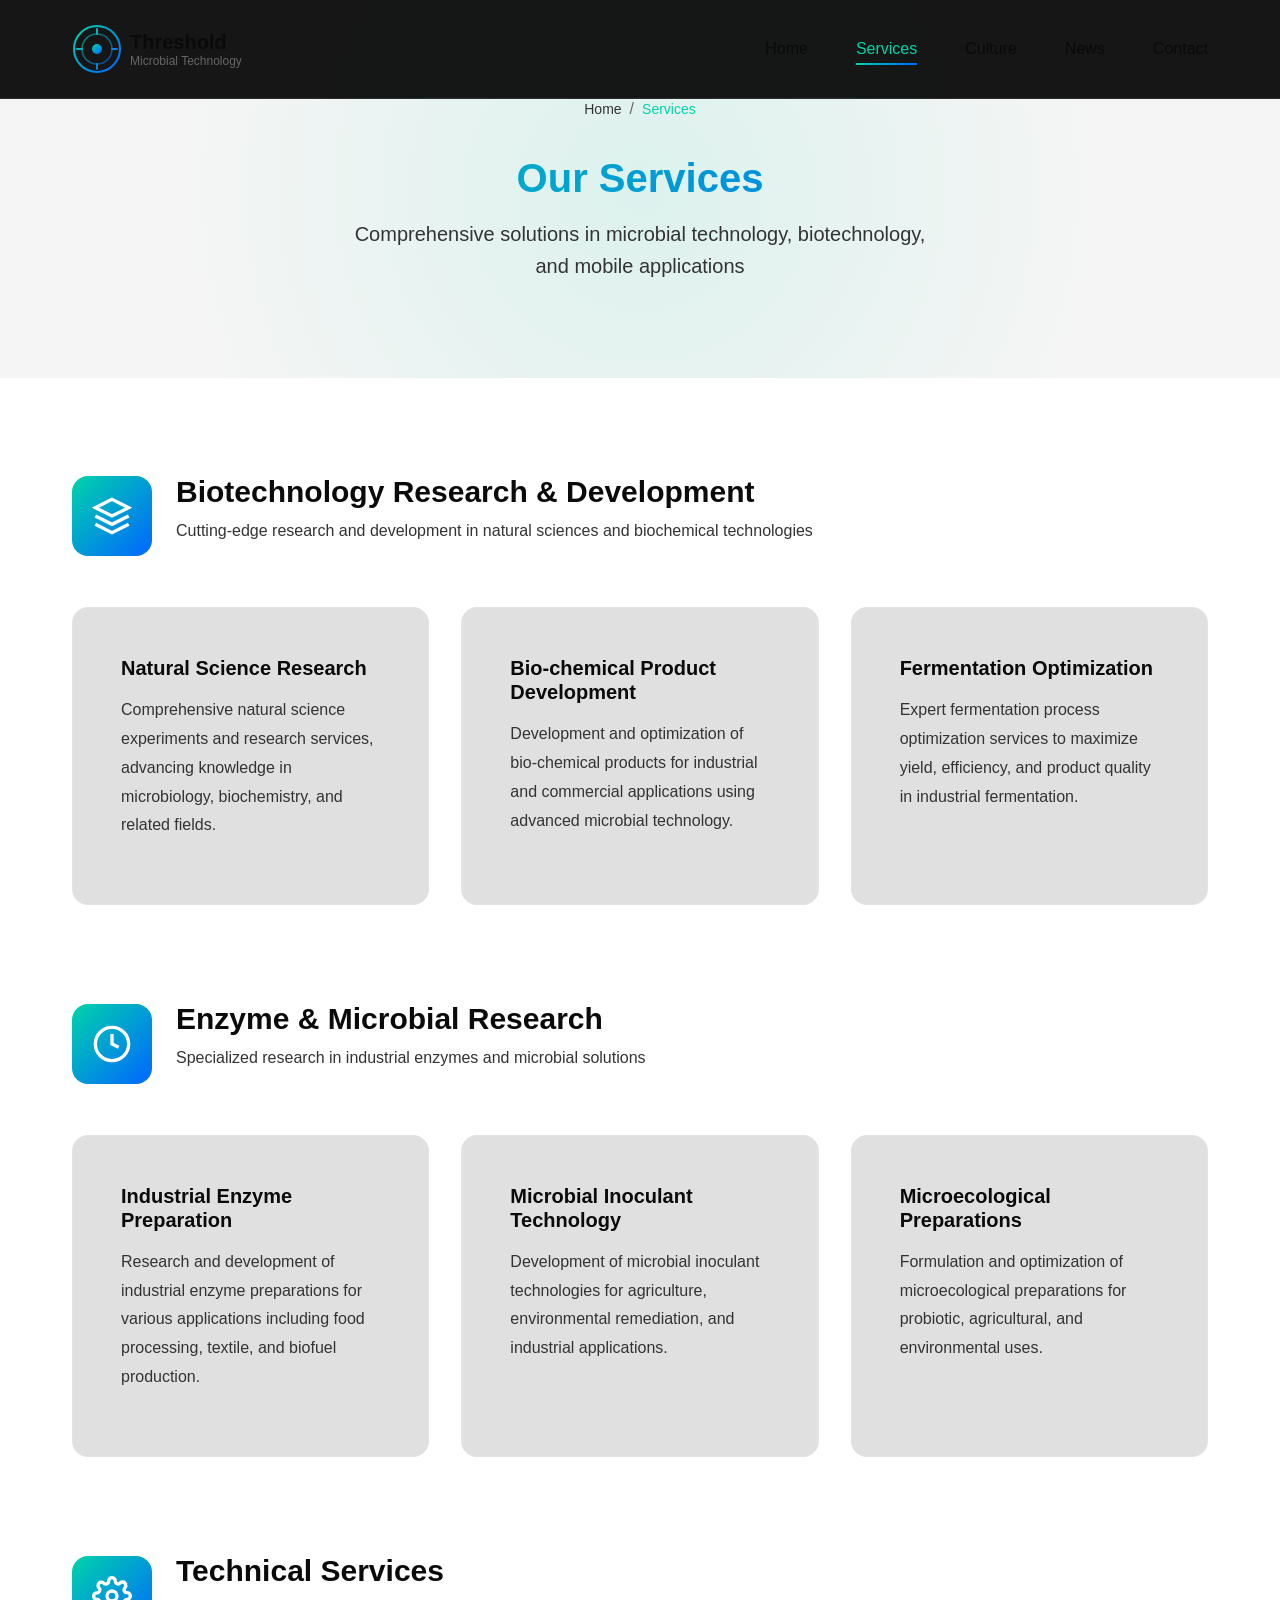
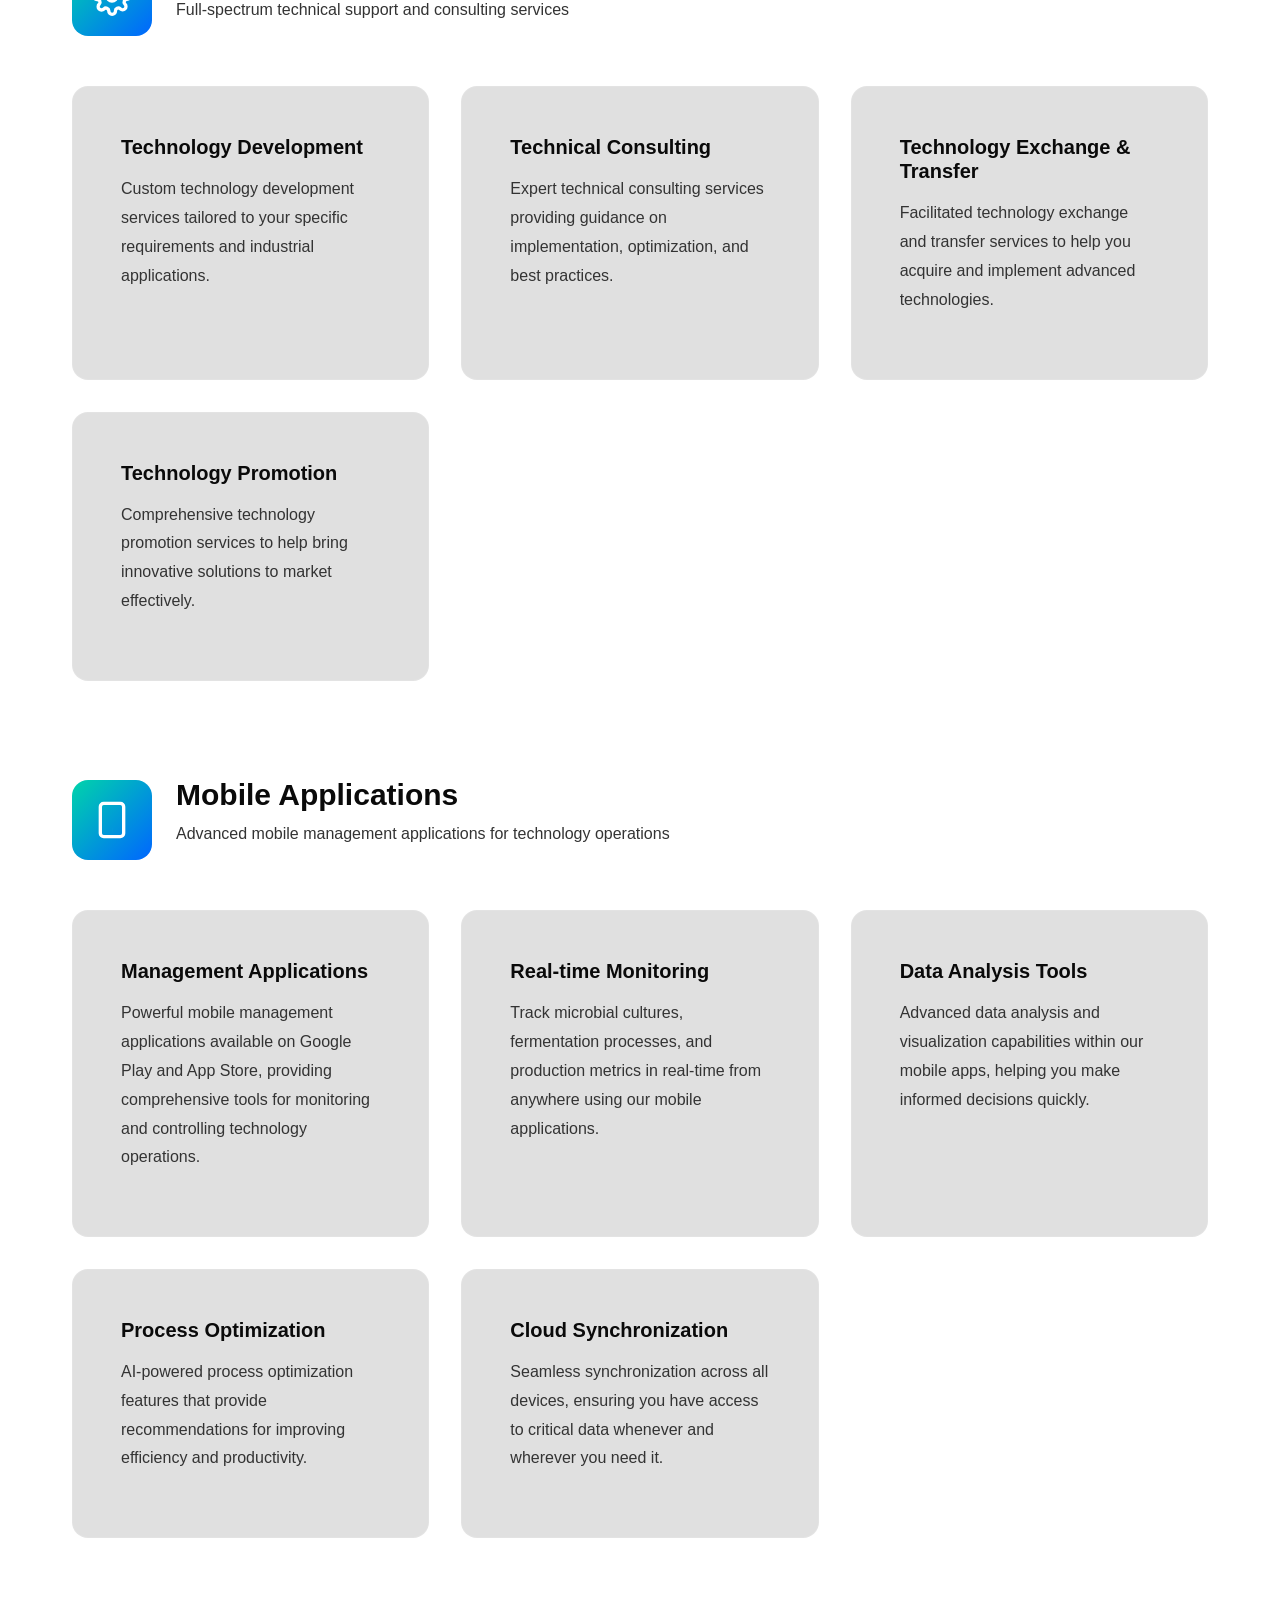
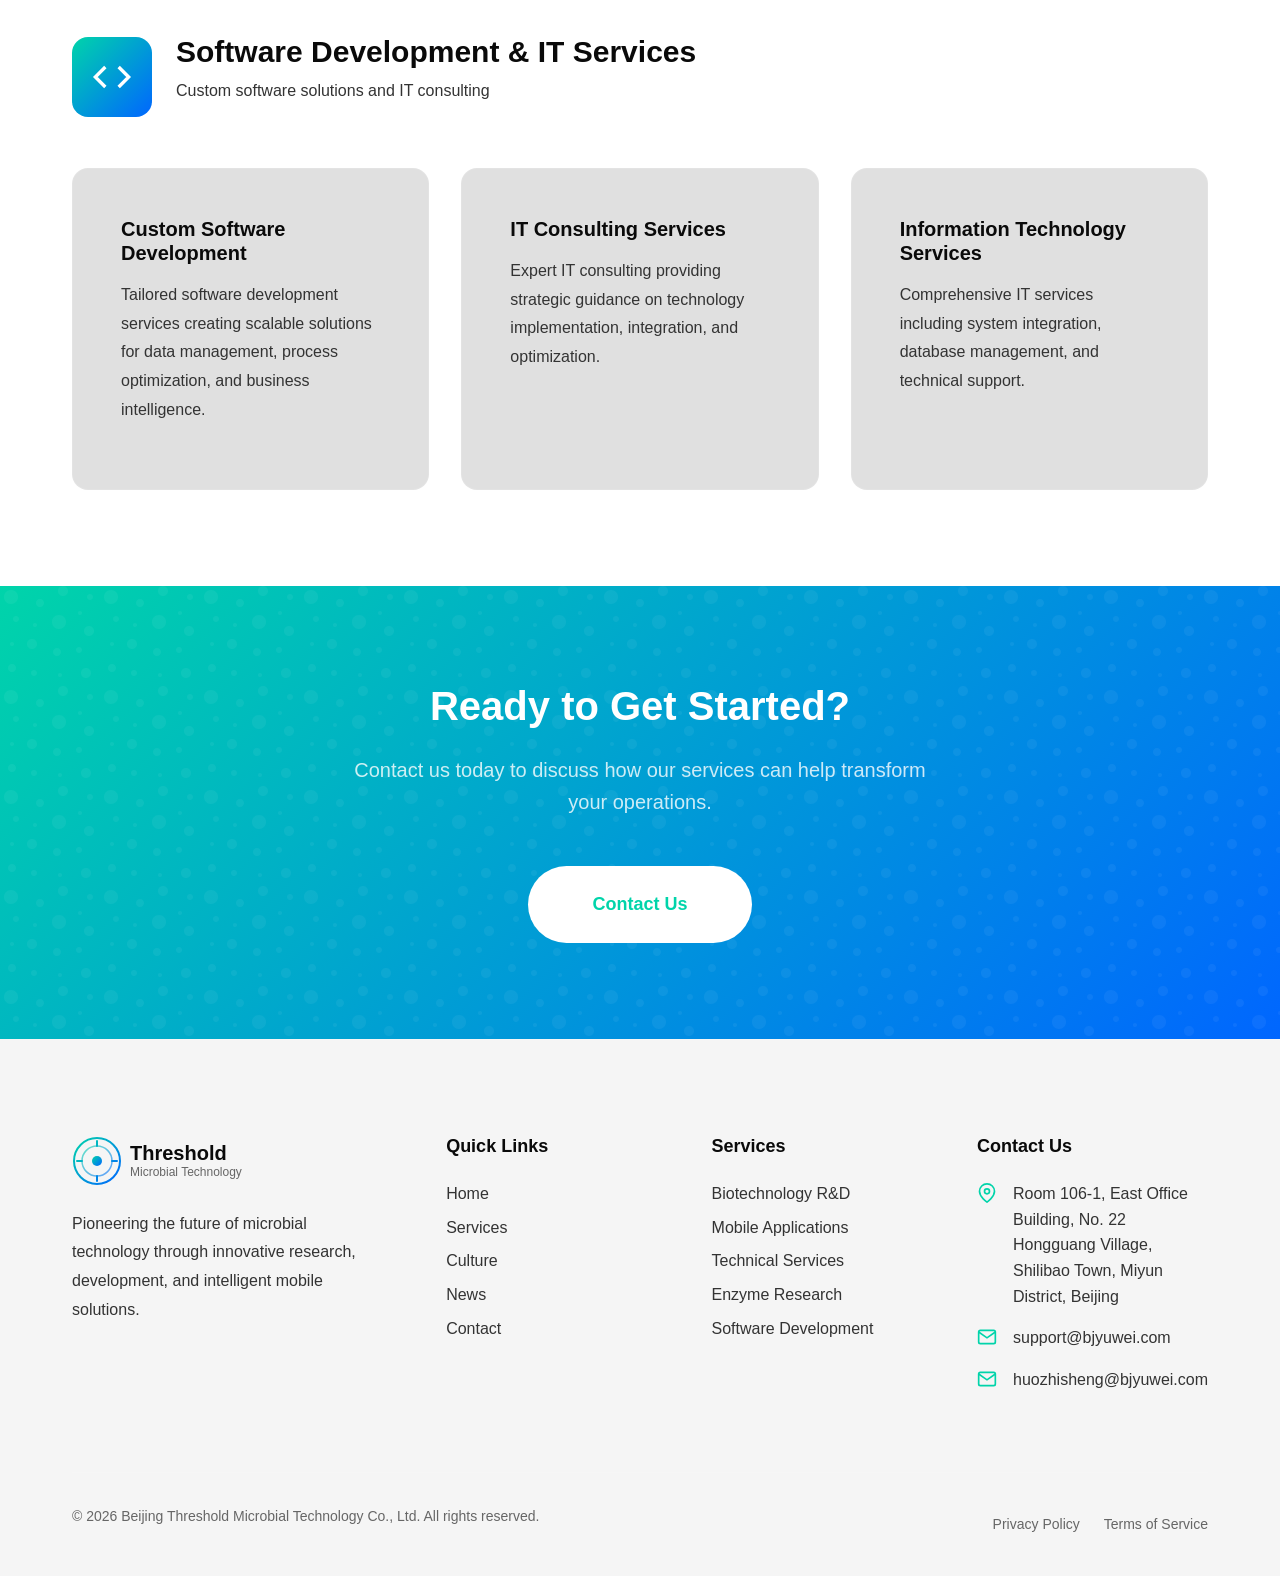
<file: services.html>
<!DOCTYPE html>
<html lang="en">
<head>
    <meta charset="UTF-8">
    <meta name="viewport" content="width=device-width, initial-scale=1.0">
    <title>Services | Beijing Threshold Microbial Technology Co., Ltd</title>
    <meta name="description" content="Explore our comprehensive services in biotechnology R&D, mobile applications, technical services, enzyme research, and software development.">
    <meta name="robots" content="index, follow">
    <link rel="canonical" href="https://bjyuwei.com/services.html">
    <meta property="og:title" content="Services - Beijing Threshold Microbial Technology">
    <meta property="og:description" content="Comprehensive microbial technology services and mobile application solutions.">
    <meta property="og:url" content="https://bjyuwei.com/services.html">
    <link rel="icon" type="image/svg+xml" href="data:image/svg+xml,%3Csvg xmlns='http://www.w3.org/2000/svg' viewBox='0 0 50 50'%3E%3Cdefs%3E%3ClinearGradient id='g' x1='0%25' y1='0%25' x2='100%25' y2='100%25'%3E%3Cstop offset='0%25' style='stop-color:%2300d4aa'/%3E%3Cstop offset='100%25' style='stop-color:%230066ff'/%3E%3C/linearGradient%3E%3C/defs%3E%3Ccircle cx='25' cy='25' r='23' stroke='url(%23g)' stroke-width='2' fill='none'/%3E%3Ccircle cx='25' cy='25' r='5' fill='url(%23g)'/%3E%3C/svg%3E">
    <link rel="preconnect" href="https://fonts.googleapis.com">
    <link rel="preconnect" href="https://fonts.gstatic.com" crossorigin>
    <link href="https://fonts.googleapis.com/css2?family=Inter:wght@300;400;500;600;700&display=swap" rel="stylesheet">
    <link rel="stylesheet" href="css/style.css">
    <link rel="stylesheet" href="css/animations.css">
    <link rel="stylesheet" href="css/responsive.css">
</head>
<body>
    <div class="loading"><div class="loading-spinner"></div></div>
    <header class="header">
        <div class="container">
            <nav class="nav">
                <a href="index.html" class="logo">
                    <svg xmlns="http://www.w3.org/2000/svg" width="50" height="50" viewBox="0 0 50 50">
                        <defs><linearGradient id="logoGrad" x1="0%" y1="0%" x2="100%" y2="100%"><stop offset="0%" style="stop-color:#00d4aa"/><stop offset="100%" style="stop-color:#0066ff"/></linearGradient></defs>
                        <circle cx="25" cy="25" r="23" stroke="url(#logoGrad)" stroke-width="2" fill="none"/>
                        <circle cx="25" cy="25" r="15" stroke="url(#logoGrad)" stroke-width="1.5" fill="none" opacity="0.6"/>
                        <circle cx="25" cy="25" r="5" fill="url(#logoGrad)"/>
                        <path d="M25 5 L25 10 M25 40 L25 45 M5 25 L10 25 M40 25 L45 25" stroke="url(#logoGrad)" stroke-width="2" stroke-linecap="round"/>
                    </svg>
                    <div class="logo-text">Threshold<span>Microbial Technology</span></div>
                </a>
                <ul class="nav-menu">
                    <li class="nav-item"><a href="index.html" class="nav-link">Home</a></li>
                    <li class="nav-item"><a href="services.html" class="nav-link active">Services</a></li>
                    <li class="nav-item"><a href="culture.html" class="nav-link">Culture</a></li>
                    <li class="nav-item"><a href="news.html" class="nav-link">News</a></li>
                    <li class="nav-item"><a href="contact.html" class="nav-link">Contact</a></li>
                </ul>
                <button class="mobile-menu-btn" aria-label="Toggle Menu"><span></span><span></span><span></span></button>
            </nav>
        </div>
    </header>
    <div class="mobile-nav">
        <button class="mobile-nav-close" aria-label="Close Menu">×</button>
        <ul class="mobile-nav-menu">
            <li><a href="index.html" class="mobile-nav-link">Home</a></li>
            <li><a href="services.html" class="mobile-nav-link active">Services</a></li>
            <li><a href="culture.html" class="mobile-nav-link">Culture</a></li>
            <li><a href="news.html" class="mobile-nav-link">News</a></li>
            <li><a href="contact.html" class="mobile-nav-link">Contact</a></li>
        </ul>
    </div>

    <section class="page-header">
        <div class="container">
            <div class="page-header-content">
                <div class="breadcrumb">
                    <span class="breadcrumb-item"><a href="index.html">Home</a></span>
                    <span class="breadcrumb-separator">/</span>
                    <span class="breadcrumb-item active">Services</span>
                </div>
                <h1>Our Services</h1>
                <p>Comprehensive solutions in microbial technology, biotechnology, and mobile applications</p>
            </div>
        </div>
    </section>

    <section class="services-list">
        <div class="container">
            <!-- Biotechnology R&D -->
            <div class="service-category reveal">
                <div class="service-category-header">
                    <div class="service-category-icon">
                        <svg xmlns="http://www.w3.org/2000/svg" width="40" height="40" viewBox="0 0 24 24" fill="none" stroke="currentColor" stroke-width="2"><path d="M12 2L2 7l10 5 10-5-10-5z"/><path d="M2 17l10 5 10-5"/><path d="M2 12l10 5 10-5"/></svg>
                    </div>
                    <div class="service-category-title">
                        <h3>Biotechnology Research & Development</h3>
                        <p>Cutting-edge research and development in natural sciences and biochemical technologies</p>
                    </div>
                </div>
                <div class="service-items-grid">
                    <div class="card">
                        <div class="card-content">
                            <h4 class="card-title">Natural Science Research</h4>
                            <p class="card-text">Comprehensive natural science experiments and research services, advancing knowledge in microbiology, biochemistry, and related fields.</p>
                        </div>
                    </div>
                    <div class="card">
                        <div class="card-content">
                            <h4 class="card-title">Bio-chemical Product Development</h4>
                            <p class="card-text">Development and optimization of bio-chemical products for industrial and commercial applications using advanced microbial technology.</p>
                        </div>
                    </div>
                    <div class="card">
                        <div class="card-content">
                            <h4 class="card-title">Fermentation Optimization</h4>
                            <p class="card-text">Expert fermentation process optimization services to maximize yield, efficiency, and product quality in industrial fermentation.</p>
                        </div>
                    </div>
                </div>
            </div>

            <!-- Enzyme & Microbial Research -->
            <div class="service-category reveal">
                <div class="service-category-header">
                    <div class="service-category-icon">
                        <svg xmlns="http://www.w3.org/2000/svg" width="40" height="40" viewBox="0 0 24 24" fill="none" stroke="currentColor" stroke-width="2"><circle cx="12" cy="12" r="10"/><path d="M12 6v6l4 2"/></svg>
                    </div>
                    <div class="service-category-title">
                        <h3>Enzyme & Microbial Research</h3>
                        <p>Specialized research in industrial enzymes and microbial solutions</p>
                    </div>
                </div>
                <div class="service-items-grid">
                    <div class="card">
                        <div class="card-content">
                            <h4 class="card-title">Industrial Enzyme Preparation</h4>
                            <p class="card-text">Research and development of industrial enzyme preparations for various applications including food processing, textile, and biofuel production.</p>
                        </div>
                    </div>
                    <div class="card">
                        <div class="card-content">
                            <h4 class="card-title">Microbial Inoculant Technology</h4>
                            <p class="card-text">Development of microbial inoculant technologies for agriculture, environmental remediation, and industrial applications.</p>
                        </div>
                    </div>
                    <div class="card">
                        <div class="card-content">
                            <h4 class="card-title">Microecological Preparations</h4>
                            <p class="card-text">Formulation and optimization of microecological preparations for probiotic, agricultural, and environmental uses.</p>
                        </div>
                    </div>
                </div>
            </div>

            <!-- Technical Services -->
            <div class="service-category reveal">
                <div class="service-category-header">
                    <div class="service-category-icon">
                        <svg xmlns="http://www.w3.org/2000/svg" width="40" height="40" viewBox="0 0 24 24" fill="none" stroke="currentColor" stroke-width="2"><circle cx="12" cy="12" r="3"/><path d="M19.4 15a1.65 1.65 0 0 0 .33 1.82l.06.06a2 2 0 0 1 0 2.83 2 2 0 0 1-2.83 0l-.06-.06a1.65 1.65 0 0 0-1.82-.33 1.65 1.65 0 0 0-1 1.51V21a2 2 0 0 1-2 2 2 2 0 0 1-2-2v-.09A1.65 1.65 0 0 0 9 19.4a1.65 1.65 0 0 0-1.82.33l-.06.06a2 2 0 0 1-2.83 0 2 2 0 0 1 0-2.83l.06-.06a1.65 1.65 0 0 0 .33-1.82 1.65 1.65 0 0 0-1.51-1H3a2 2 0 0 1-2-2 2 2 0 0 1 2-2h.09A1.65 1.65 0 0 0 4.6 9a1.65 1.65 0 0 0-.33-1.82l-.06-.06a2 2 0 0 1 0-2.83 2 2 0 0 1 2.83 0l.06.06a1.65 1.65 0 0 0 1.82.33H9a1.65 1.65 0 0 0 1-1.51V3a2 2 0 0 1 2-2 2 2 0 0 1 2 2v.09a1.65 1.65 0 0 0 1 1.51 1.65 1.65 0 0 0 1.82-.33l.06-.06a2 2 0 0 1 2.83 0 2 2 0 0 1 0 2.83l-.06.06a1.65 1.65 0 0 0-.33 1.82V9a1.65 1.65 0 0 0 1.51 1H21a2 2 0 0 1 2 2 2 2 0 0 1-2 2h-.09a1.65 1.65 0 0 0-1.51 1z"/></svg>
                    </div>
                    <div class="service-category-title">
                        <h3>Technical Services</h3>
                        <p>Full-spectrum technical support and consulting services</p>
                    </div>
                </div>
                <div class="service-items-grid">
                    <div class="card">
                        <div class="card-content">
                            <h4 class="card-title">Technology Development</h4>
                            <p class="card-text">Custom technology development services tailored to your specific requirements and industrial applications.</p>
                        </div>
                    </div>
                    <div class="card">
                        <div class="card-content">
                            <h4 class="card-title">Technical Consulting</h4>
                            <p class="card-text">Expert technical consulting services providing guidance on implementation, optimization, and best practices.</p>
                        </div>
                    </div>
                    <div class="card">
                        <div class="card-content">
                            <h4 class="card-title">Technology Exchange & Transfer</h4>
                            <p class="card-text">Facilitated technology exchange and transfer services to help you acquire and implement advanced technologies.</p>
                        </div>
                    </div>
                    <div class="card">
                        <div class="card-content">
                            <h4 class="card-title">Technology Promotion</h4>
                            <p class="card-text">Comprehensive technology promotion services to help bring innovative solutions to market effectively.</p>
                        </div>
                    </div>
                </div>
            </div>

            <!-- Mobile Applications -->
            <div class="service-category reveal">
                <div class="service-category-header">
                    <div class="service-category-icon">
                        <svg xmlns="http://www.w3.org/2000/svg" width="40" height="40" viewBox="0 0 24 24" fill="none" stroke="currentColor" stroke-width="2"><rect x="5" y="2" width="14" height="20" rx="2" ry="2"/><line x1="12" y1="18" x2="12.01" y2="18"/></svg>
                    </div>
                    <div class="service-category-title">
                        <h3>Mobile Applications</h3>
                        <p>Advanced mobile management applications for technology operations</p>
                    </div>
                </div>
                <div class="service-items-grid">
                    <div class="card">
                        <div class="card-content">
                            <h4 class="card-title">Management Applications</h4>
                            <p class="card-text">Powerful mobile management applications available on Google Play and App Store, providing comprehensive tools for monitoring and controlling technology operations.</p>
                        </div>
                    </div>
                    <div class="card">
                        <div class="card-content">
                            <h4 class="card-title">Real-time Monitoring</h4>
                            <p class="card-text">Track microbial cultures, fermentation processes, and production metrics in real-time from anywhere using our mobile applications.</p>
                        </div>
                    </div>
                    <div class="card">
                        <div class="card-content">
                            <h4 class="card-title">Data Analysis Tools</h4>
                            <p class="card-text">Advanced data analysis and visualization capabilities within our mobile apps, helping you make informed decisions quickly.</p>
                        </div>
                    </div>
                    <div class="card">
                        <div class="card-content">
                            <h4 class="card-title">Process Optimization</h4>
                            <p class="card-text">AI-powered process optimization features that provide recommendations for improving efficiency and productivity.</p>
                        </div>
                    </div>
                    <div class="card">
                        <div class="card-content">
                            <h4 class="card-title">Cloud Synchronization</h4>
                            <p class="card-text">Seamless synchronization across all devices, ensuring you have access to critical data whenever and wherever you need it.</p>
                        </div>
                    </div>
                </div>
            </div>

            <!-- Software Development -->
            <div class="service-category reveal">
                <div class="service-category-header">
                    <div class="service-category-icon">
                        <svg xmlns="http://www.w3.org/2000/svg" width="40" height="40" viewBox="0 0 24 24" fill="none" stroke="currentColor" stroke-width="2"><polyline points="16 18 22 12 16 6"/><polyline points="8 6 2 12 8 18"/></svg>
                    </div>
                    <div class="service-category-title">
                        <h3>Software Development & IT Services</h3>
                        <p>Custom software solutions and IT consulting</p>
                    </div>
                </div>
                <div class="service-items-grid">
                    <div class="card">
                        <div class="card-content">
                            <h4 class="card-title">Custom Software Development</h4>
                            <p class="card-text">Tailored software development services creating scalable solutions for data management, process optimization, and business intelligence.</p>
                        </div>
                    </div>
                    <div class="card">
                        <div class="card-content">
                            <h4 class="card-title">IT Consulting Services</h4>
                            <p class="card-text">Expert IT consulting providing strategic guidance on technology implementation, integration, and optimization.</p>
                        </div>
                    </div>
                    <div class="card">
                        <div class="card-content">
                            <h4 class="card-title">Information Technology Services</h4>
                            <p class="card-text">Comprehensive IT services including system integration, database management, and technical support.</p>
                        </div>
                    </div>
                </div>
            </div>
        </div>
    </section>

    <section class="cta">
        <div class="container">
            <div class="cta-content reveal">
                <h2>Ready to Get Started?</h2>
                <p>Contact us today to discuss how our services can help transform your operations.</p>
                <a href="contact.html" class="btn btn-primary btn-lg">Contact Us</a>
            </div>
        </div>
    </section>

    <footer class="footer">
        <div class="container">
            <div class="footer-grid">
                <div class="footer-brand">
                    <a href="index.html" class="logo">
                        <svg xmlns="http://www.w3.org/2000/svg" width="50" height="50" viewBox="0 0 50 50"><defs><linearGradient id="footerLogoGrad" x1="0%" y1="0%" x2="100%" y2="100%"><stop offset="0%" style="stop-color:#00d4aa"/><stop offset="100%" style="stop-color:#0066ff"/></linearGradient></defs><circle cx="25" cy="25" r="23" stroke="url(#footerLogoGrad)" stroke-width="2" fill="none"/><circle cx="25" cy="25" r="15" stroke="url(#footerLogoGrad)" stroke-width="1.5" fill="none" opacity="0.6"/><circle cx="25" cy="25" r="5" fill="url(#footerLogoGrad)"/><path d="M25 5 L25 10 M25 40 L25 45 M5 25 L10 25 M40 25 L45 25" stroke="url(#footerLogoGrad)" stroke-width="2" stroke-linecap="round"/></svg>
                        <div class="logo-text">Threshold<span>Microbial Technology</span></div>
                    </a>
                    <p>Pioneering the future of microbial technology through innovative research, development, and intelligent mobile solutions.</p>
                </div>
                <div class="footer-column">
                    <h4>Quick Links</h4>
                    <ul class="footer-links">
                        <li><a href="index.html">Home</a></li>
                        <li><a href="services.html">Services</a></li>
                        <li><a href="culture.html">Culture</a></li>
                        <li><a href="news.html">News</a></li>
                        <li><a href="contact.html">Contact</a></li>
                    </ul>
                </div>
                <div class="footer-column">
                    <h4>Services</h4>
                    <ul class="footer-links">
                        <li><a href="services.html">Biotechnology R&D</a></li>
                        <li><a href="services.html">Mobile Applications</a></li>
                        <li><a href="services.html">Technical Services</a></li>
                        <li><a href="services.html">Enzyme Research</a></li>
                        <li><a href="services.html">Software Development</a></li>
                    </ul>
                </div>
                <div class="footer-column">
                    <h4>Contact Us</h4>
                    <div class="footer-contact-item">
                        <svg xmlns="http://www.w3.org/2000/svg" width="20" height="20" viewBox="0 0 24 24" fill="none" stroke="currentColor" stroke-width="2"><path d="M21 10c0 7-9 13-9 13s-9-6-9-13a9 9 0 0 1 18 0z"/><circle cx="12" cy="10" r="3"/></svg>
                        <span>Room 106-1, East Office Building, No. 22 Hongguang Village, Shilibao Town, Miyun District, Beijing</span>
                    </div>
                    <div class="footer-contact-item">
                        <svg xmlns="http://www.w3.org/2000/svg" width="20" height="20" viewBox="0 0 24 24" fill="none" stroke="currentColor" stroke-width="2"><path d="M4 4h16c1.1 0 2 .9 2 2v12c0 1.1-.9 2-2 2H4c-1.1 0-2-.9-2-2V6c0-1.1.9-2 2-2z"/><polyline points="22,6 12,13 2,6"/></svg>
                        <span>support@bjyuwei.com</span>
                    </div>
                    <div class="footer-contact-item">
                        <svg xmlns="http://www.w3.org/2000/svg" width="20" height="20" viewBox="0 0 24 24" fill="none" stroke="currentColor" stroke-width="2"><path d="M4 4h16c1.1 0 2 .9 2 2v12c0 1.1-.9 2-2 2H4c-1.1 0-2-.9-2-2V6c0-1.1.9-2 2-2z"/><polyline points="22,6 12,13 2,6"/></svg>
                        <span>huozhisheng@bjyuwei.com</span>
                    </div>
                </div>
            </div>
            <div class="footer-bottom">
                <p>&copy; 2026 Beijing Threshold Microbial Technology Co., Ltd. All rights reserved.</p>
                <div class="footer-legal-links">
                    <a href="privacy.html">Privacy Policy</a>
                    <a href="terms.html">Terms of Service</a>
                </div>
            </div>
        </div>
    </footer>
    <button class="scroll-top" aria-label="Scroll to Top"><svg xmlns="http://www.w3.org/2000/svg" width="24" height="24" viewBox="0 0 24 24" fill="none" stroke="currentColor" stroke-width="2"><polyline points="18 15 12 9 6 15"/></svg></button>
    <script src="js/main.js"></script>
</body>
</html>
</file>
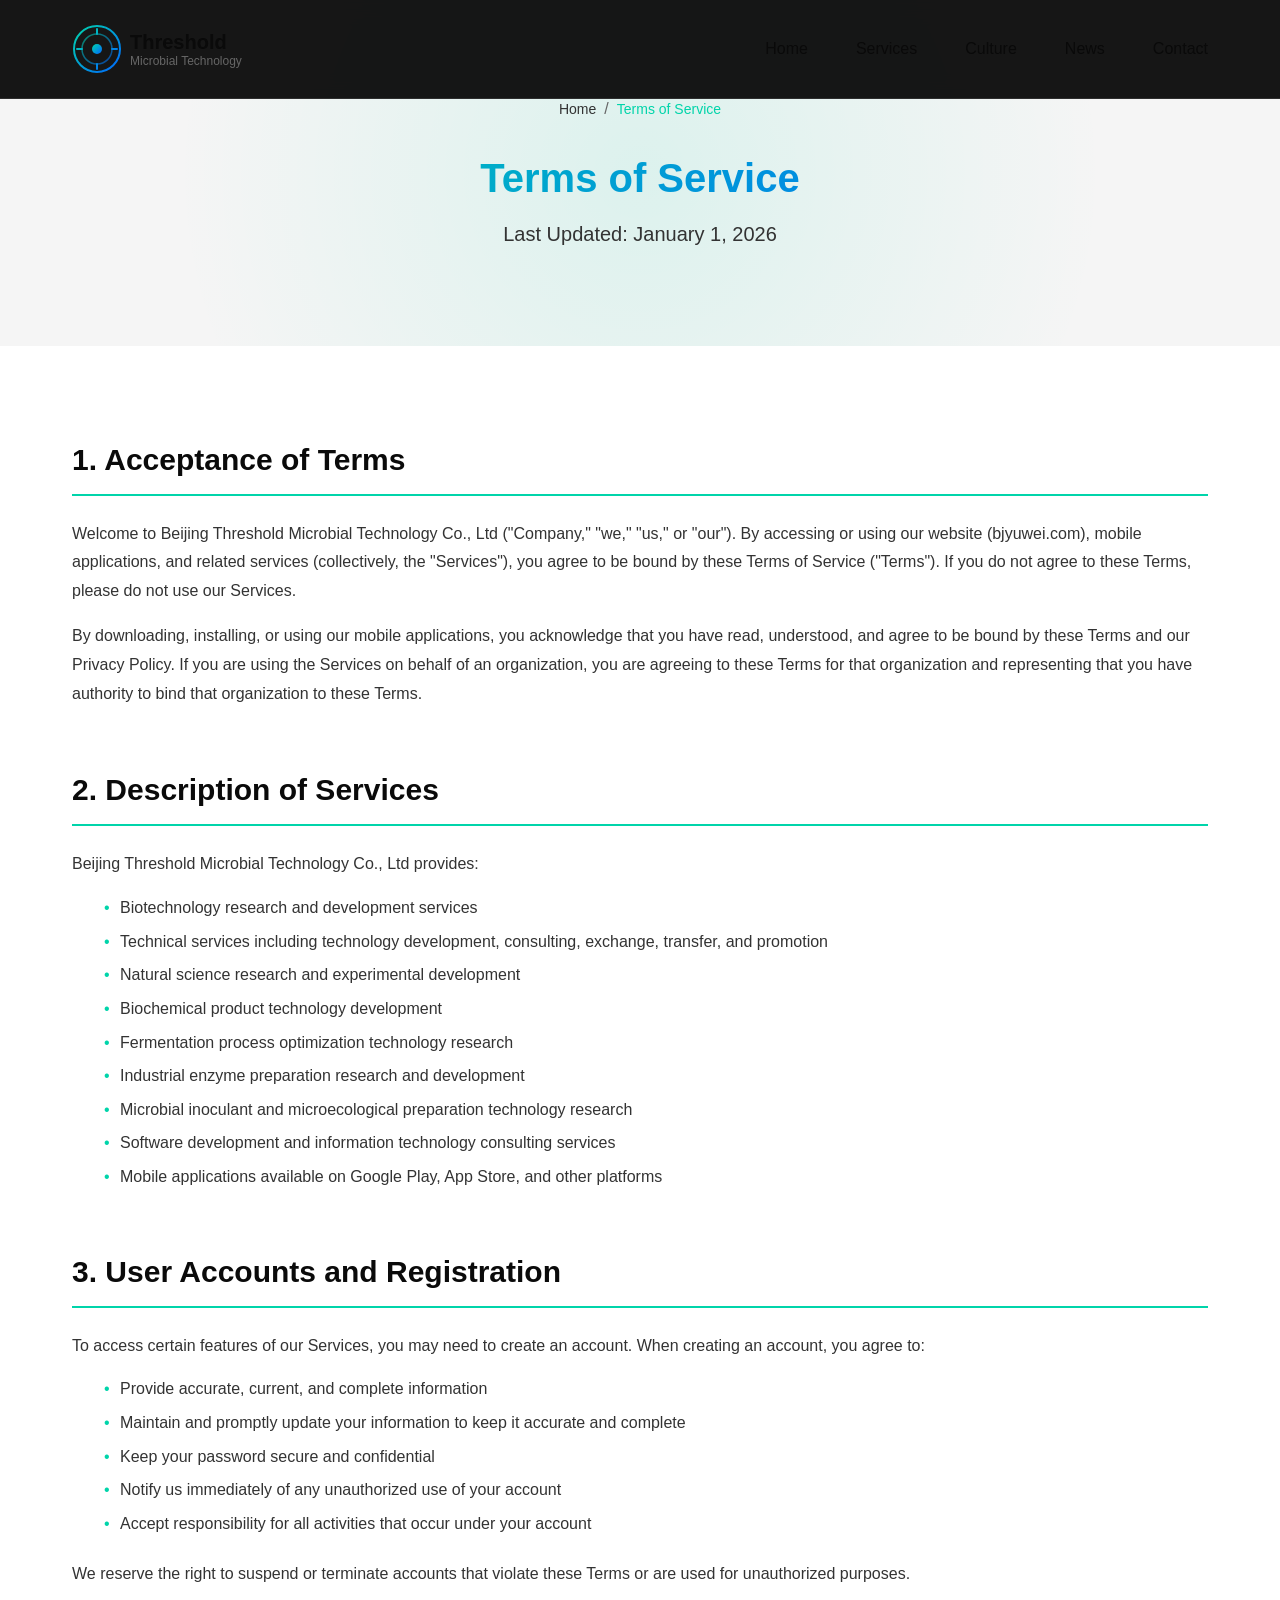
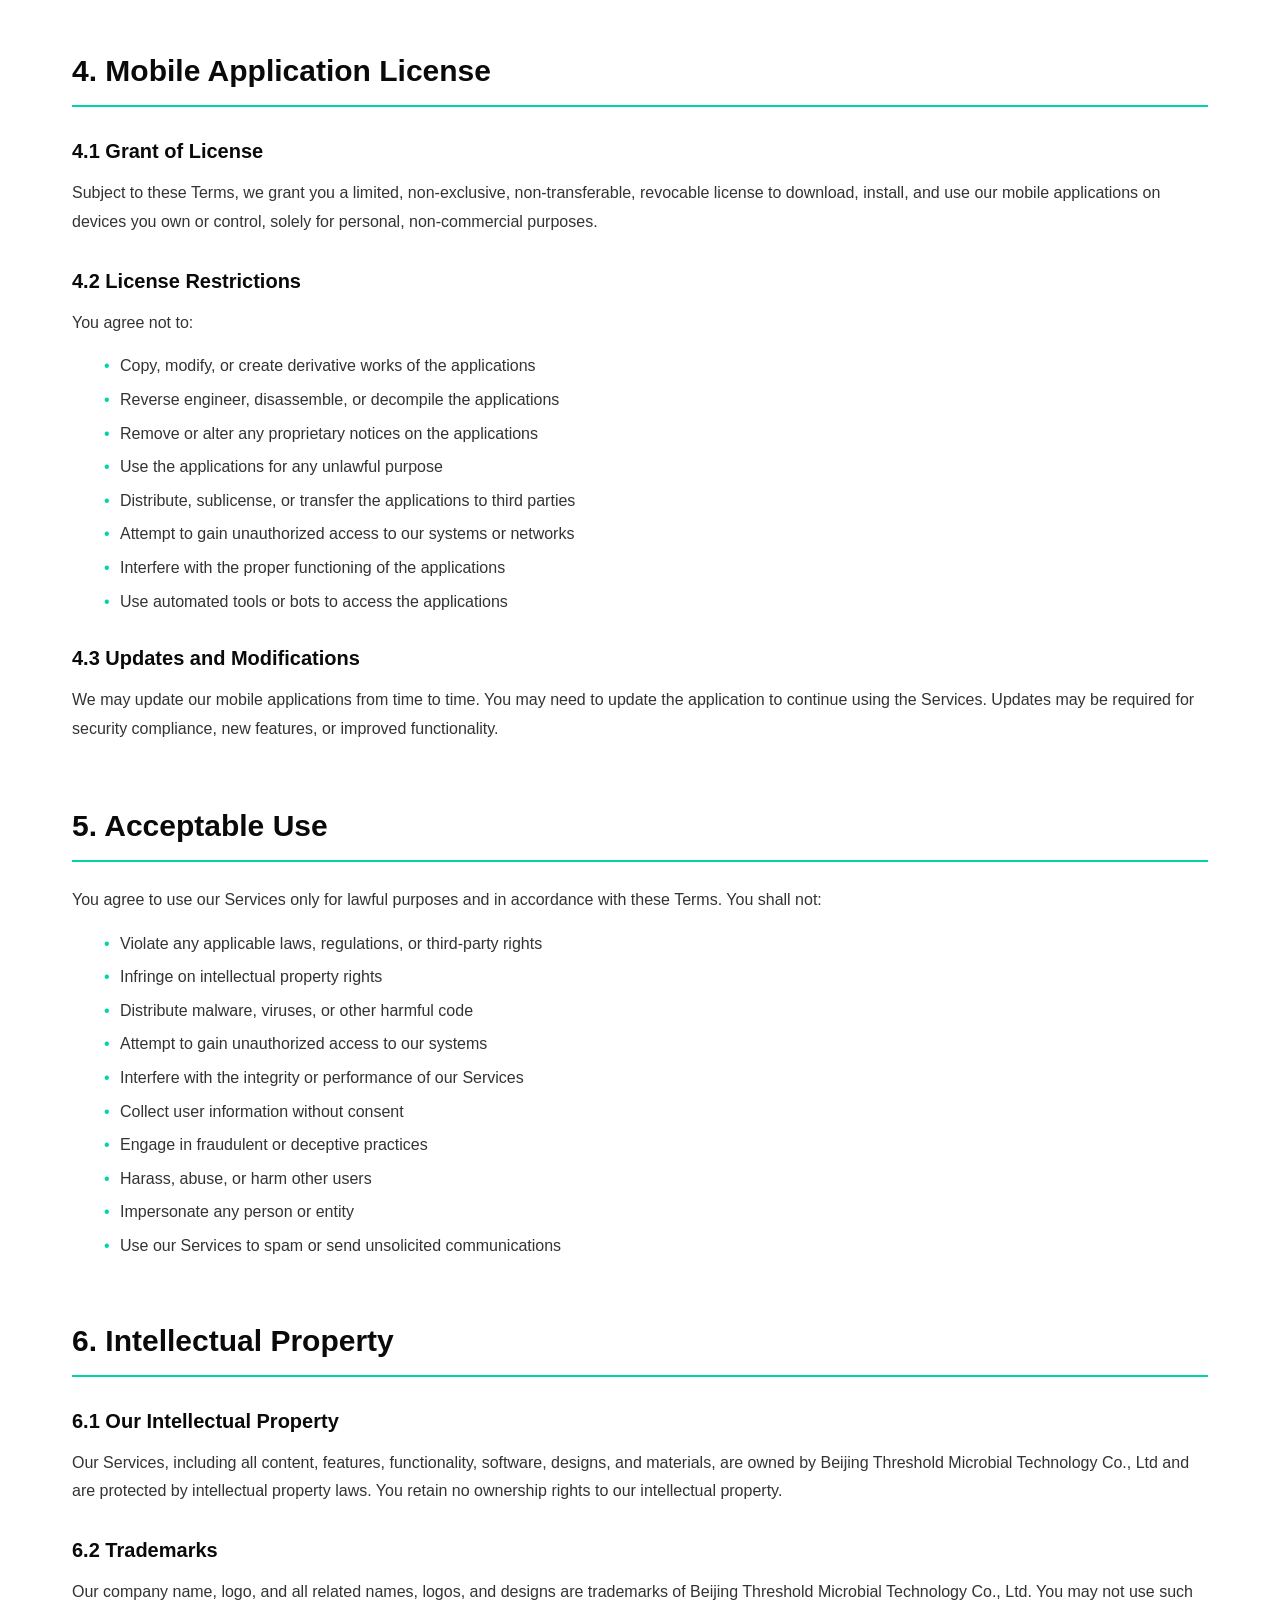
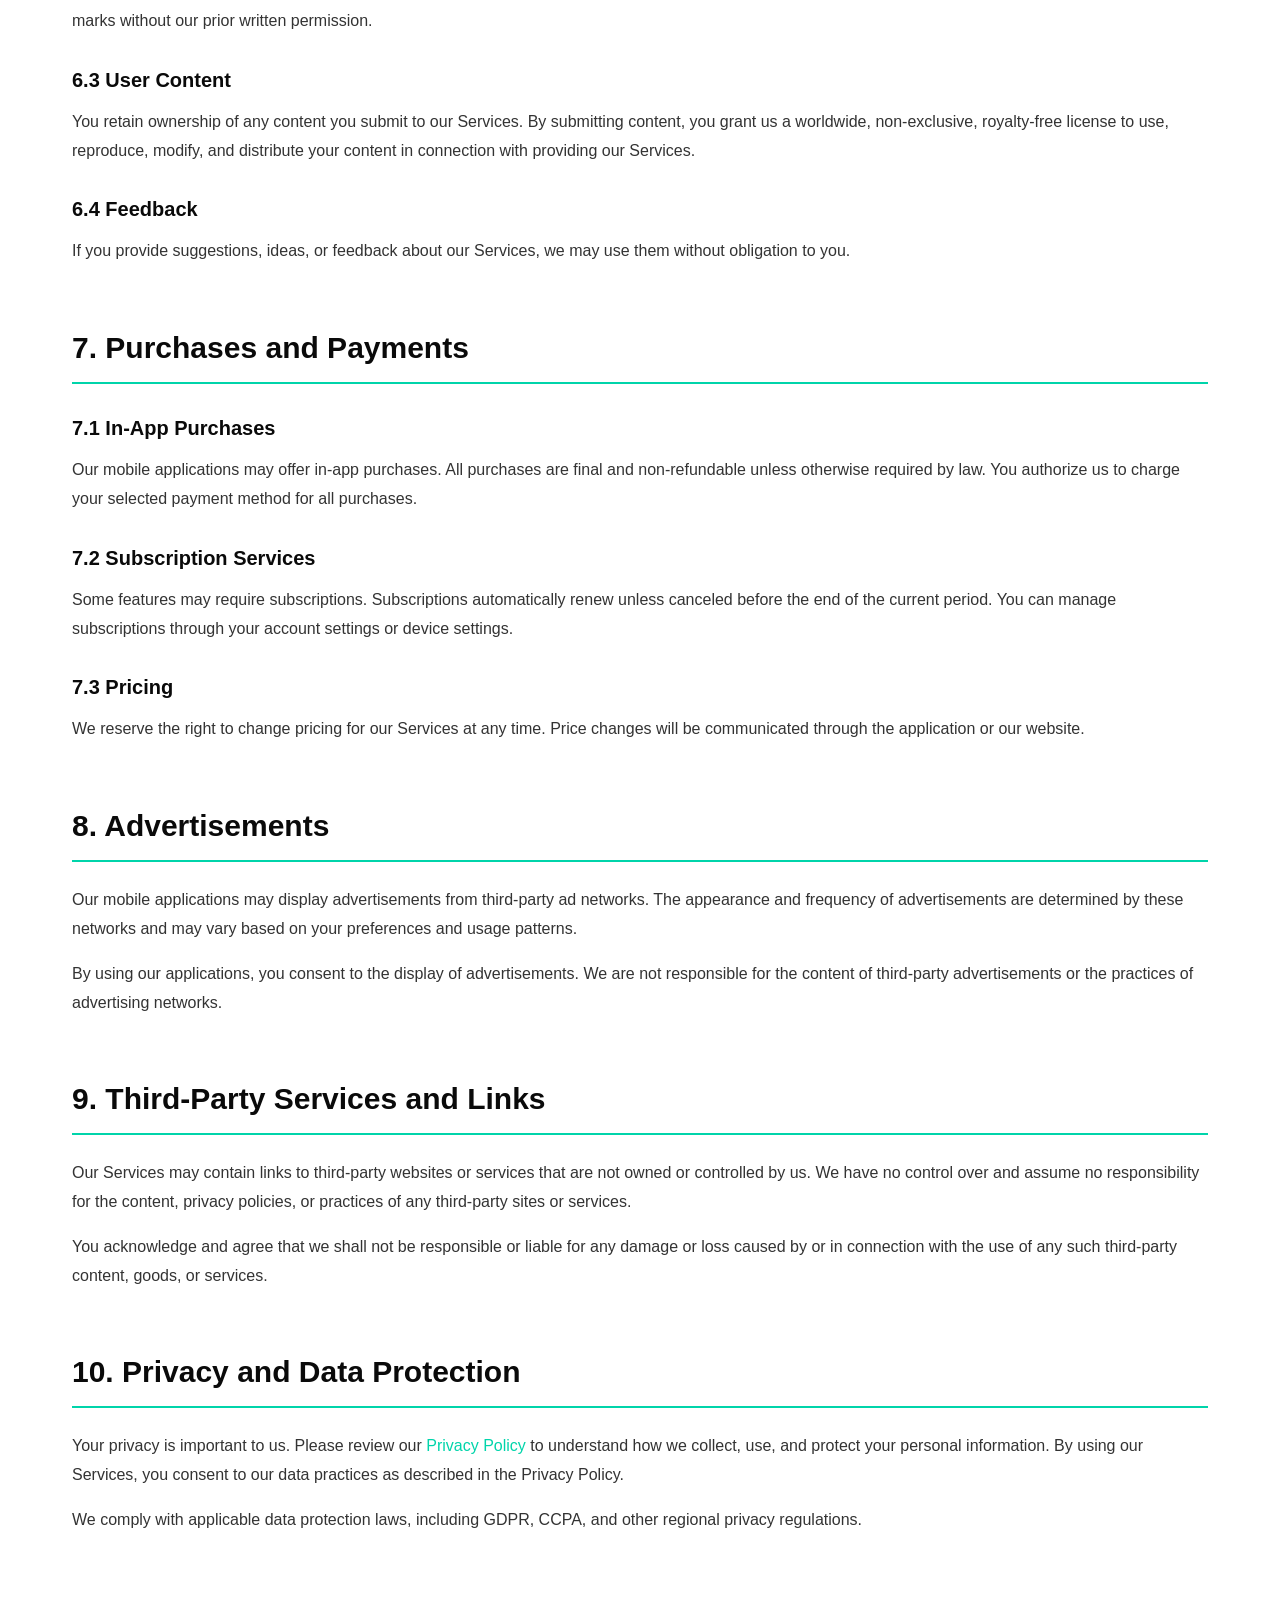
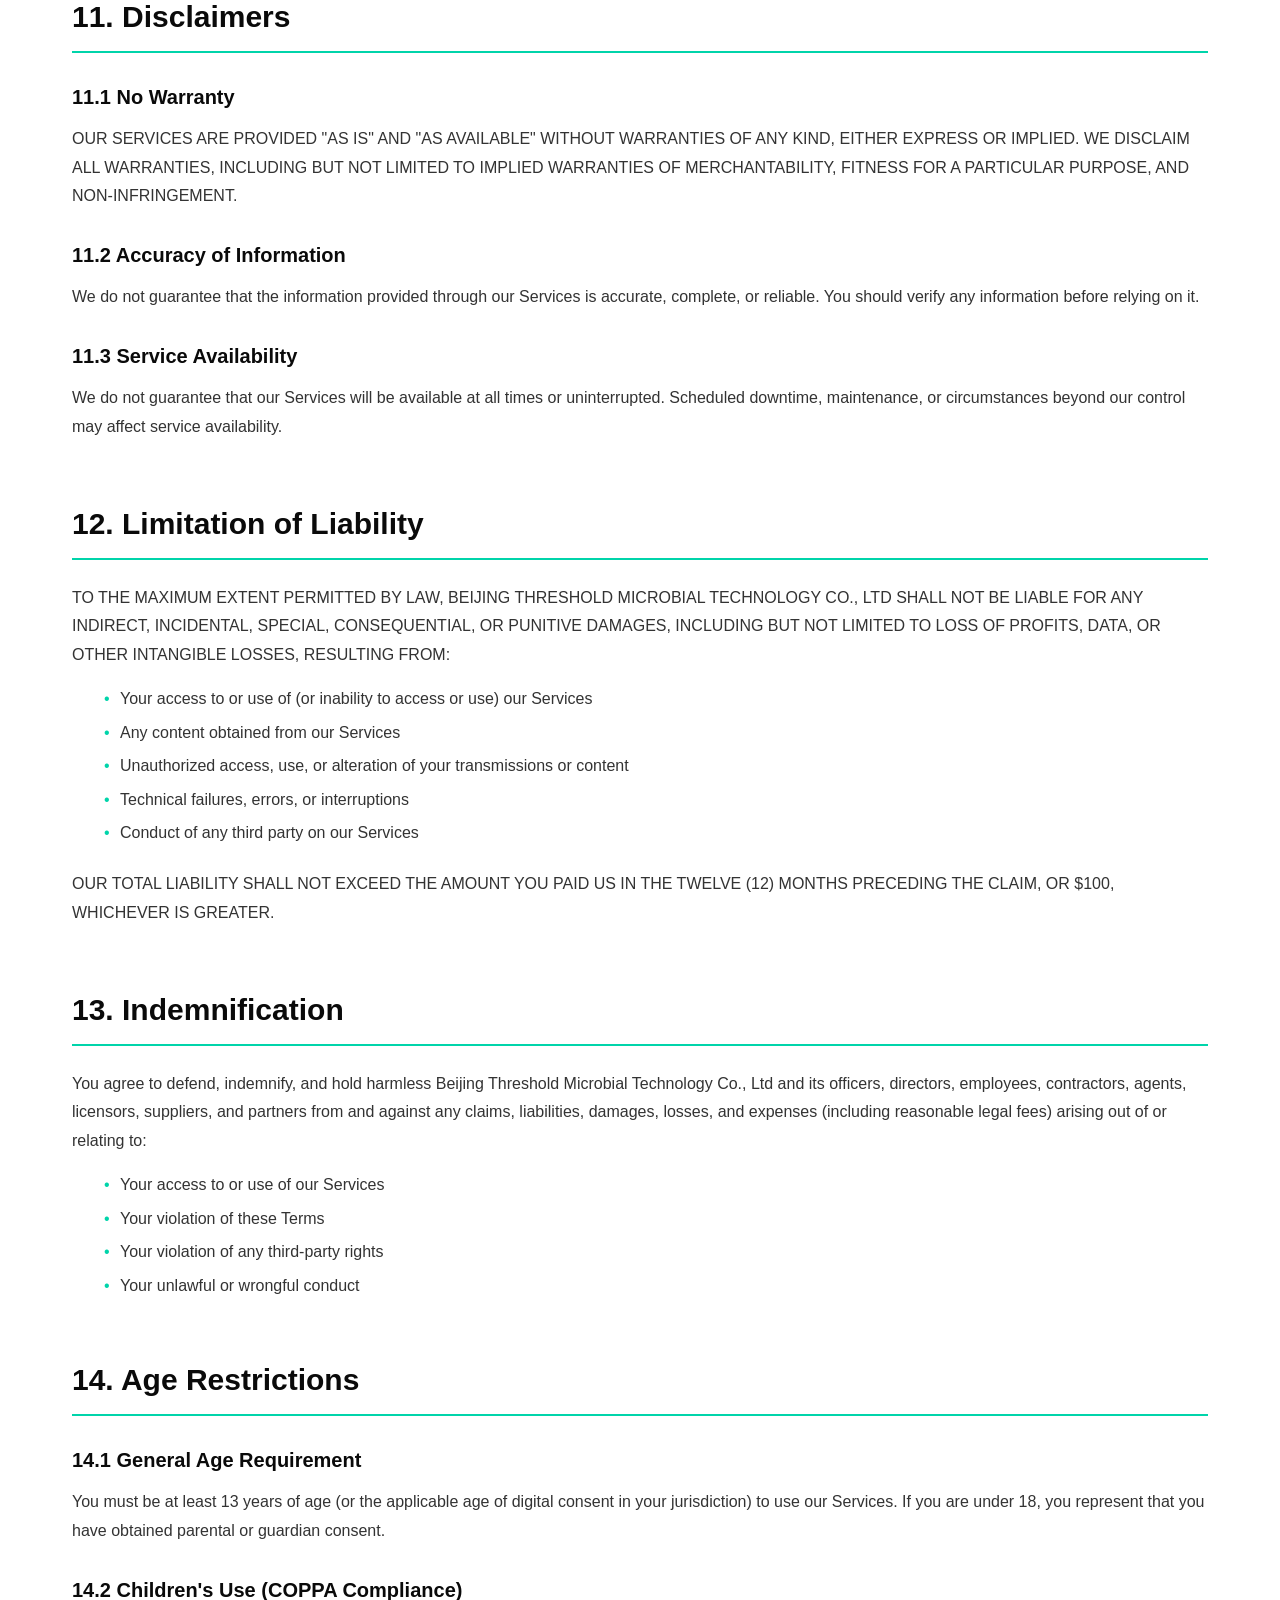
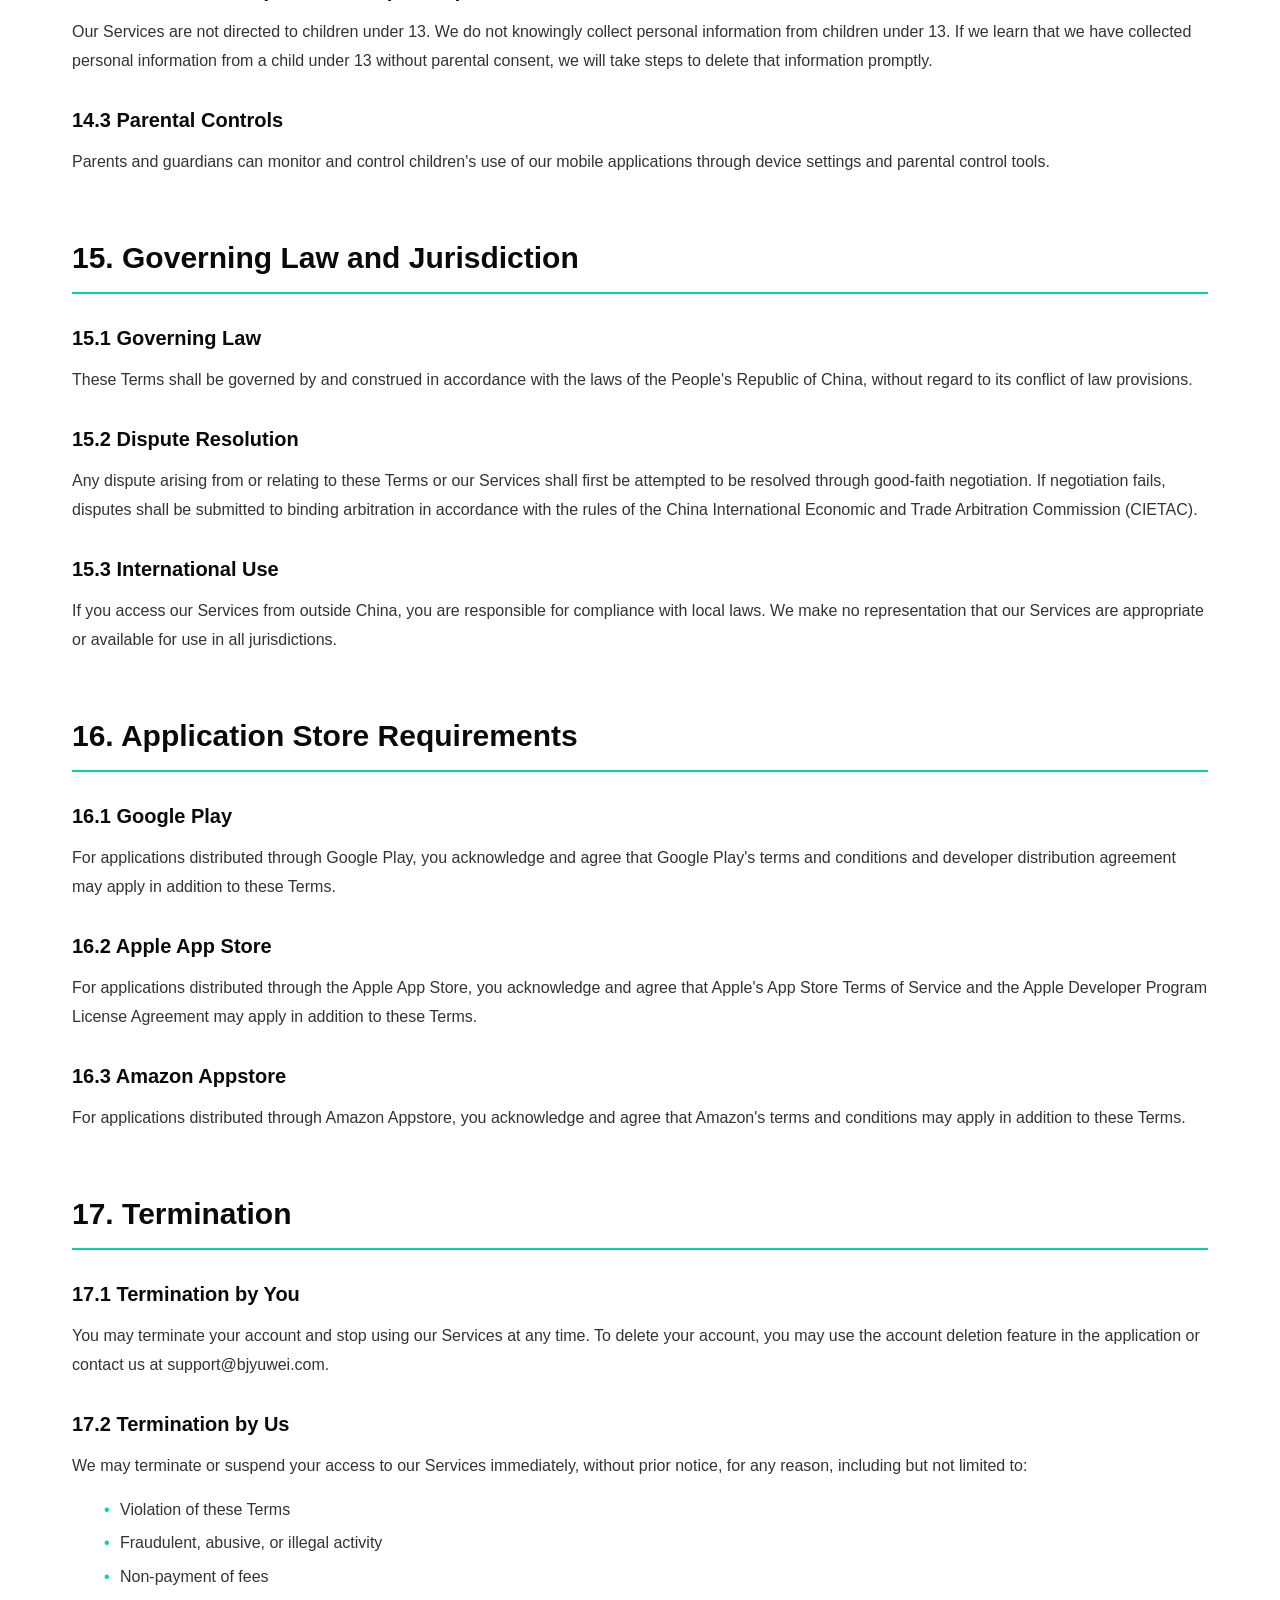
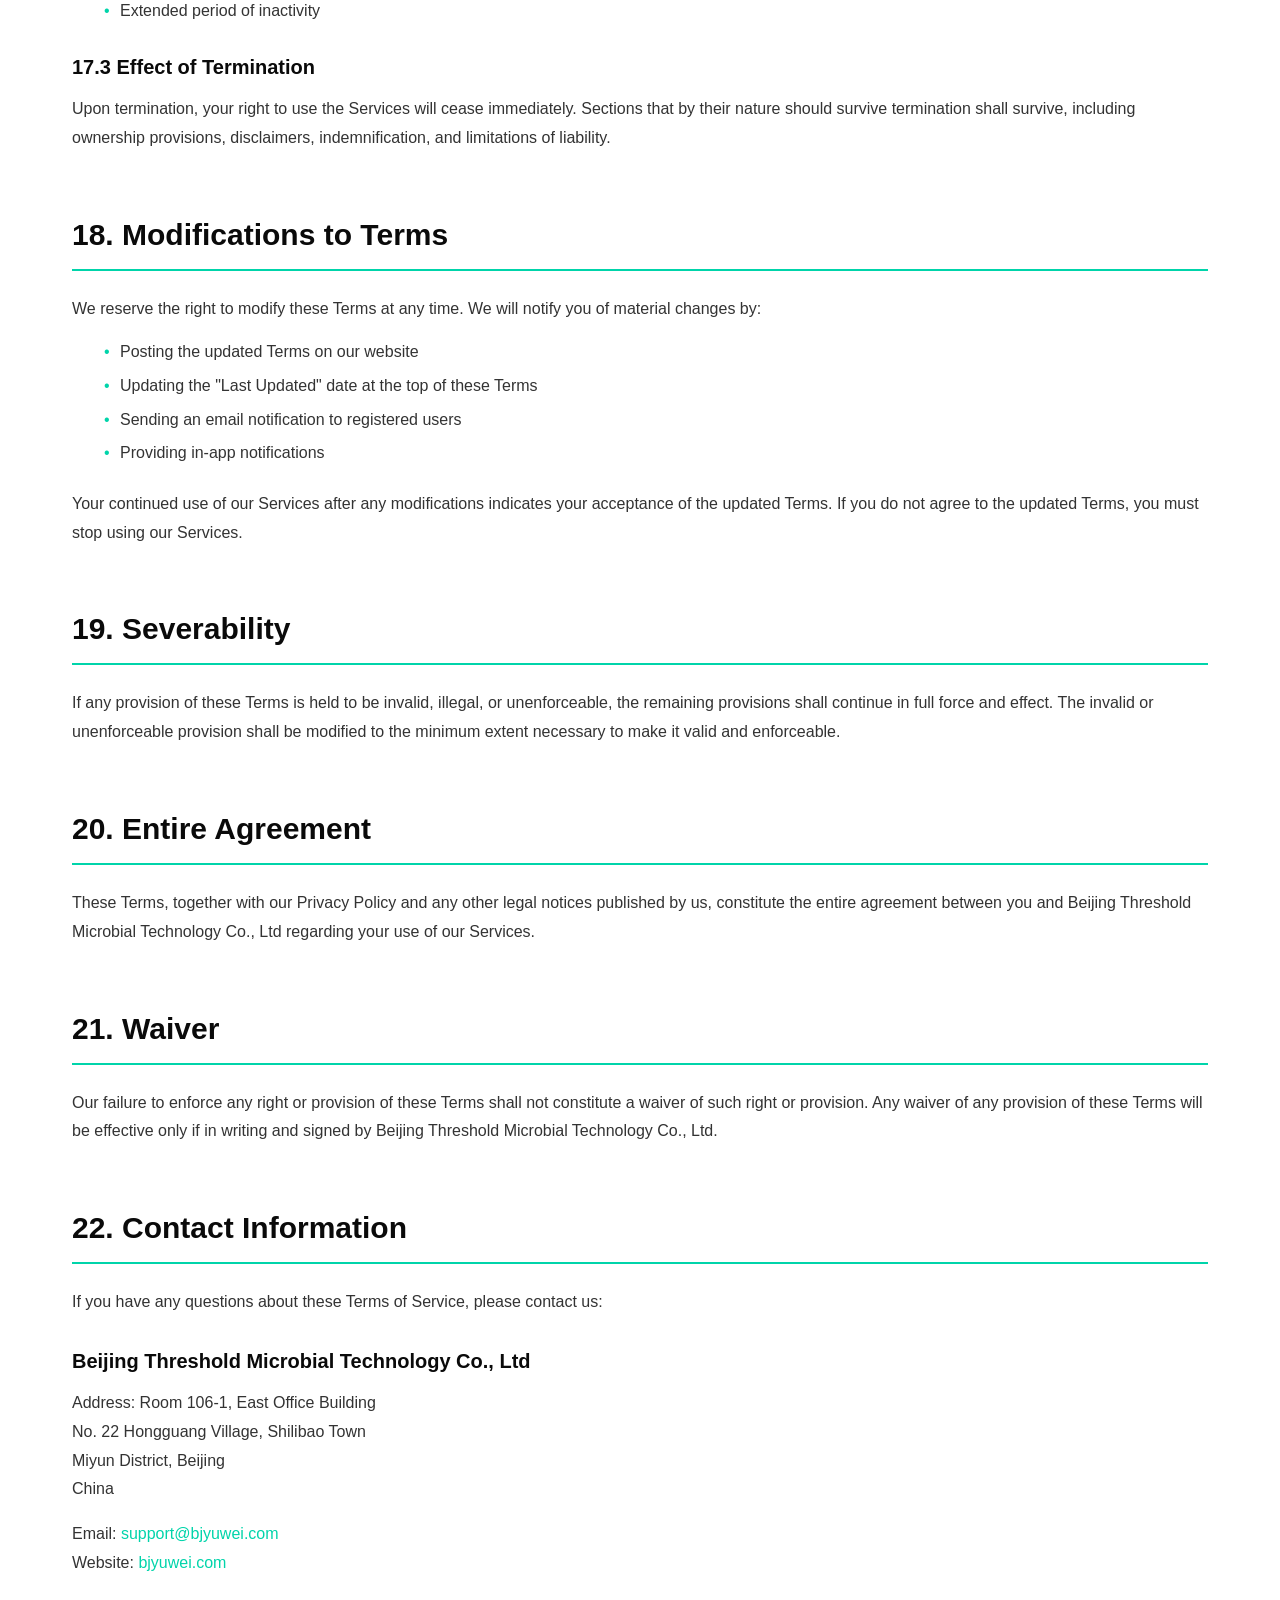
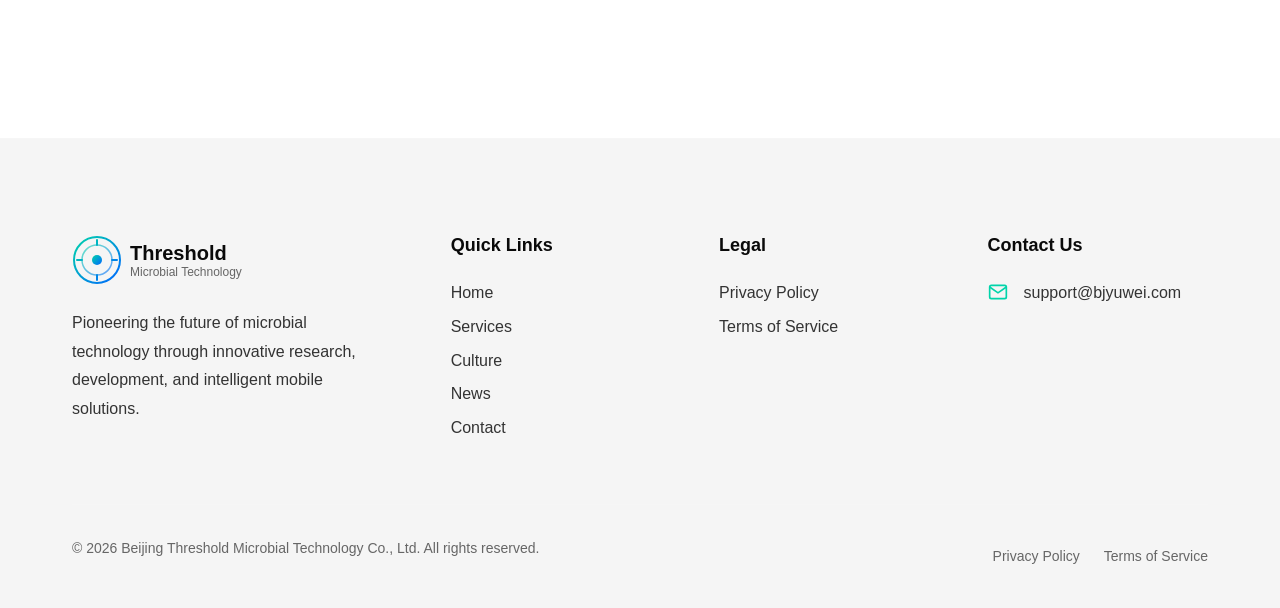
<file: terms.html>
<!DOCTYPE html>
<html lang="en">
<head>
    <meta charset="UTF-8">
    <meta name="viewport" content="width=device-width, initial-scale=1.0">
    <title>Terms of Service | Beijing Threshold Microbial Technology Co., Ltd</title>
    <meta name="description" content="Beijing Threshold Microbial Technology Terms of Service - Terms and conditions governing use of our mobile applications and services.">
    <meta name="robots" content="index, follow">
    <link rel="canonical" href="https://bjyuwei.com/terms.html">
    <link rel="icon" type="image/svg+xml" href="data:image/svg+xml,%3Csvg xmlns='http://www.w3.org/2000/svg' viewBox='0 0 50 50'%3E%3Cdefs%3E%3ClinearGradient id='g' x1='0%25' y1='0%25' x2='100%25' y2='100%25'%3E%3Cstop offset='0%25' style='stop-color:%2300d4aa'/%3E%3Cstop offset='100%25' style='stop-color:%230066ff'/%3E%3C/linearGradient%3E%3C/defs%3E%3Ccircle cx='25' cy='25' r='23' stroke='url(%23g)' stroke-width='2' fill='none'/%3E%3Ccircle cx='25' cy='25' r='5' fill='url(%23g)'/%3E%3C/svg%3E">
    <link rel="preconnect" href="https://fonts.googleapis.com">
    <link rel="preconnect" href="https://fonts.gstatic.com" crossorigin>
    <link href="https://fonts.googleapis.com/css2?family=Inter:wght@300;400;500;600;700&display=swap" rel="stylesheet">
    <link rel="stylesheet" href="css/style.css">
    <link rel="stylesheet" href="css/animations.css">
    <link rel="stylesheet" href="css/responsive.css">
</head>
<body>
    <div class="loading"><div class="loading-spinner"></div></div>
    <header class="header">
        <div class="container">
            <nav class="nav">
                <a href="index.html" class="logo">
                    <svg xmlns="http://www.w3.org/2000/svg" width="50" height="50" viewBox="0 0 50 50"><defs><linearGradient id="logoGrad" x1="0%" y1="0%" x2="100%" y2="100%"><stop offset="0%" style="stop-color:#00d4aa"/><stop offset="100%" style="stop-color:#0066ff"/></linearGradient></defs><circle cx="25" cy="25" r="23" stroke="url(#logoGrad)" stroke-width="2" fill="none"/><circle cx="25" cy="25" r="15" stroke="url(#logoGrad)" stroke-width="1.5" fill="none" opacity="0.6"/><circle cx="25" cy="25" r="5" fill="url(#logoGrad)"/><path d="M25 5 L25 10 M25 40 L25 45 M5 25 L10 25 M40 25 L45 25" stroke="url(#logoGrad)" stroke-width="2" stroke-linecap="round"/></svg>
                    <div class="logo-text">Threshold<span>Microbial Technology</span></div>
                </a>
                <ul class="nav-menu">
                    <li class="nav-item"><a href="index.html" class="nav-link">Home</a></li>
                    <li class="nav-item"><a href="services.html" class="nav-link">Services</a></li>
                    <li class="nav-item"><a href="culture.html" class="nav-link">Culture</a></li>
                    <li class="nav-item"><a href="news.html" class="nav-link">News</a></li>
                    <li class="nav-item"><a href="contact.html" class="nav-link">Contact</a></li>
                </ul>
                <button class="mobile-menu-btn" aria-label="Toggle Menu"><span></span><span></span><span></span></button>
            </nav>
        </div>
    </header>
    <div class="mobile-nav">
        <button class="mobile-nav-close" aria-label="Close Menu">×</button>
        <ul class="mobile-nav-menu">
            <li><a href="index.html" class="mobile-nav-link">Home</a></li>
            <li><a href="services.html" class="mobile-nav-link">Services</a></li>
            <li><a href="culture.html" class="mobile-nav-link">Culture</a></li>
            <li><a href="news.html" class="mobile-nav-link">News</a></li>
            <li><a href="contact.html" class="mobile-nav-link">Contact</a></li>
        </ul>
    </div>

    <section class="page-header">
        <div class="container">
            <div class="page-header-content">
                <div class="breadcrumb">
                    <span class="breadcrumb-item"><a href="index.html">Home</a></span>
                    <span class="breadcrumb-separator">/</span>
                    <span class="breadcrumb-item active">Terms of Service</span>
                </div>
                <h1>Terms of Service</h1>
                <p>Last Updated: January 1, 2026</p>
            </div>
        </div>
    </section>

    <section class="legal-content">
        <div class="container">
            <div class="legal-section">
                <h2>1. Acceptance of Terms</h2>
                <p>Welcome to Beijing Threshold Microbial Technology Co., Ltd ("Company," "we," "us," or "our"). By accessing or using our website (bjyuwei.com), mobile applications, and related services (collectively, the "Services"), you agree to be bound by these Terms of Service ("Terms"). If you do not agree to these Terms, please do not use our Services.</p>
                <p>By downloading, installing, or using our mobile applications, you acknowledge that you have read, understood, and agree to be bound by these Terms and our Privacy Policy. If you are using the Services on behalf of an organization, you are agreeing to these Terms for that organization and representing that you have authority to bind that organization to these Terms.</p>
            </div>

            <div class="legal-section">
                <h2>2. Description of Services</h2>
                <p>Beijing Threshold Microbial Technology Co., Ltd provides:</p>
                <ul>
                    <li>Biotechnology research and development services</li>
                    <li>Technical services including technology development, consulting, exchange, transfer, and promotion</li>
                    <li>Natural science research and experimental development</li>
                    <li>Biochemical product technology development</li>
                    <li>Fermentation process optimization technology research</li>
                    <li>Industrial enzyme preparation research and development</li>
                    <li>Microbial inoculant and microecological preparation technology research</li>
                    <li>Software development and information technology consulting services</li>
                    <li>Mobile applications available on Google Play, App Store, and other platforms</li>
                </ul>
            </div>

            <div class="legal-section">
                <h2>3. User Accounts and Registration</h2>
                <p>To access certain features of our Services, you may need to create an account. When creating an account, you agree to:</p>
                <ul>
                    <li>Provide accurate, current, and complete information</li>
                    <li>Maintain and promptly update your information to keep it accurate and complete</li>
                    <li>Keep your password secure and confidential</li>
                    <li>Notify us immediately of any unauthorized use of your account</li>
                    <li>Accept responsibility for all activities that occur under your account</li>
                </ul>
                <p>We reserve the right to suspend or terminate accounts that violate these Terms or are used for unauthorized purposes.</p>
            </div>

            <div class="legal-section">
                <h2>4. Mobile Application License</h2>
                <h3>4.1 Grant of License</h3>
                <p>Subject to these Terms, we grant you a limited, non-exclusive, non-transferable, revocable license to download, install, and use our mobile applications on devices you own or control, solely for personal, non-commercial purposes.</p>

                <h3>4.2 License Restrictions</h3>
                <p>You agree not to:</p>
                <ul>
                    <li>Copy, modify, or create derivative works of the applications</li>
                    <li>Reverse engineer, disassemble, or decompile the applications</li>
                    <li>Remove or alter any proprietary notices on the applications</li>
                    <li>Use the applications for any unlawful purpose</li>
                    <li>Distribute, sublicense, or transfer the applications to third parties</li>
                    <li>Attempt to gain unauthorized access to our systems or networks</li>
                    <li>Interfere with the proper functioning of the applications</li>
                    <li>Use automated tools or bots to access the applications</li>
                </ul>

                <h3>4.3 Updates and Modifications</h3>
                <p>We may update our mobile applications from time to time. You may need to update the application to continue using the Services. Updates may be required for security compliance, new features, or improved functionality.</p>
            </div>

            <div class="legal-section">
                <h2>5. Acceptable Use</h2>
                <p>You agree to use our Services only for lawful purposes and in accordance with these Terms. You shall not:</p>
                <ul>
                    <li>Violate any applicable laws, regulations, or third-party rights</li>
                    <li>Infringe on intellectual property rights</li>
                    <li>Distribute malware, viruses, or other harmful code</li>
                    <li>Attempt to gain unauthorized access to our systems</li>
                    <li>Interfere with the integrity or performance of our Services</li>
                    <li>Collect user information without consent</li>
                    <li>Engage in fraudulent or deceptive practices</li>
                    <li>Harass, abuse, or harm other users</li>
                    <li>Impersonate any person or entity</li>
                    <li>Use our Services to spam or send unsolicited communications</li>
                </ul>
            </div>

            <div class="legal-section">
                <h2>6. Intellectual Property</h2>
                <h3>6.1 Our Intellectual Property</h3>
                <p>Our Services, including all content, features, functionality, software, designs, and materials, are owned by Beijing Threshold Microbial Technology Co., Ltd and are protected by intellectual property laws. You retain no ownership rights to our intellectual property.</p>

                <h3>6.2 Trademarks</h3>
                <p>Our company name, logo, and all related names, logos, and designs are trademarks of Beijing Threshold Microbial Technology Co., Ltd. You may not use such marks without our prior written permission.</p>

                <h3>6.3 User Content</h3>
                <p>You retain ownership of any content you submit to our Services. By submitting content, you grant us a worldwide, non-exclusive, royalty-free license to use, reproduce, modify, and distribute your content in connection with providing our Services.</p>

                <h3>6.4 Feedback</h3>
                <p>If you provide suggestions, ideas, or feedback about our Services, we may use them without obligation to you.</p>
            </div>

            <div class="legal-section">
                <h2>7. Purchases and Payments</h2>
                <h3>7.1 In-App Purchases</h3>
                <p>Our mobile applications may offer in-app purchases. All purchases are final and non-refundable unless otherwise required by law. You authorize us to charge your selected payment method for all purchases.</p>

                <h3>7.2 Subscription Services</h3>
                <p>Some features may require subscriptions. Subscriptions automatically renew unless canceled before the end of the current period. You can manage subscriptions through your account settings or device settings.</p>

                <h3>7.3 Pricing</h3>
                <p>We reserve the right to change pricing for our Services at any time. Price changes will be communicated through the application or our website.</p>
            </div>

            <div class="legal-section">
                <h2>8. Advertisements</h2>
                <p>Our mobile applications may display advertisements from third-party ad networks. The appearance and frequency of advertisements are determined by these networks and may vary based on your preferences and usage patterns.</p>
                <p>By using our applications, you consent to the display of advertisements. We are not responsible for the content of third-party advertisements or the practices of advertising networks.</p>
            </div>

            <div class="legal-section">
                <h2>9. Third-Party Services and Links</h2>
                <p>Our Services may contain links to third-party websites or services that are not owned or controlled by us. We have no control over and assume no responsibility for the content, privacy policies, or practices of any third-party sites or services.</p>
                <p>You acknowledge and agree that we shall not be responsible or liable for any damage or loss caused by or in connection with the use of any such third-party content, goods, or services.</p>
            </div>

            <div class="legal-section">
                <h2>10. Privacy and Data Protection</h2>
                <p>Your privacy is important to us. Please review our <a href="privacy.html">Privacy Policy</a> to understand how we collect, use, and protect your personal information. By using our Services, you consent to our data practices as described in the Privacy Policy.</p>
                <p>We comply with applicable data protection laws, including GDPR, CCPA, and other regional privacy regulations.</p>
            </div>

            <div class="legal-section">
                <h2>11. Disclaimers</h2>
                <h3>11.1 No Warranty</h3>
                <p>OUR SERVICES ARE PROVIDED "AS IS" AND "AS AVAILABLE" WITHOUT WARRANTIES OF ANY KIND, EITHER EXPRESS OR IMPLIED. WE DISCLAIM ALL WARRANTIES, INCLUDING BUT NOT LIMITED TO IMPLIED WARRANTIES OF MERCHANTABILITY, FITNESS FOR A PARTICULAR PURPOSE, AND NON-INFRINGEMENT.</p>

                <h3>11.2 Accuracy of Information</h3>
                <p>We do not guarantee that the information provided through our Services is accurate, complete, or reliable. You should verify any information before relying on it.</p>

                <h3>11.3 Service Availability</h3>
                <p>We do not guarantee that our Services will be available at all times or uninterrupted. Scheduled downtime, maintenance, or circumstances beyond our control may affect service availability.</p>
            </div>

            <div class="legal-section">
                <h2>12. Limitation of Liability</h2>
                <p>TO THE MAXIMUM EXTENT PERMITTED BY LAW, BEIJING THRESHOLD MICROBIAL TECHNOLOGY CO., LTD SHALL NOT BE LIABLE FOR ANY INDIRECT, INCIDENTAL, SPECIAL, CONSEQUENTIAL, OR PUNITIVE DAMAGES, INCLUDING BUT NOT LIMITED TO LOSS OF PROFITS, DATA, OR OTHER INTANGIBLE LOSSES, RESULTING FROM:</p>
                <ul>
                    <li>Your access to or use of (or inability to access or use) our Services</li>
                    <li>Any content obtained from our Services</li>
                    <li>Unauthorized access, use, or alteration of your transmissions or content</li>
                    <li>Technical failures, errors, or interruptions</li>
                    <li>Conduct of any third party on our Services</li>
                </ul>
                <p>OUR TOTAL LIABILITY SHALL NOT EXCEED THE AMOUNT YOU PAID US IN THE TWELVE (12) MONTHS PRECEDING THE CLAIM, OR $100, WHICHEVER IS GREATER.</p>
            </div>

            <div class="legal-section">
                <h2>13. Indemnification</h2>
                <p>You agree to defend, indemnify, and hold harmless Beijing Threshold Microbial Technology Co., Ltd and its officers, directors, employees, contractors, agents, licensors, suppliers, and partners from and against any claims, liabilities, damages, losses, and expenses (including reasonable legal fees) arising out of or relating to:</p>
                <ul>
                    <li>Your access to or use of our Services</li>
                    <li>Your violation of these Terms</li>
                    <li>Your violation of any third-party rights</li>
                    <li>Your unlawful or wrongful conduct</li>
                </ul>
            </div>

            <div class="legal-section">
                <h2>14. Age Restrictions</h2>
                <h3>14.1 General Age Requirement</h3>
                <p>You must be at least 13 years of age (or the applicable age of digital consent in your jurisdiction) to use our Services. If you are under 18, you represent that you have obtained parental or guardian consent.</p>

                <h3>14.2 Children's Use (COPPA Compliance)</h3>
                <p>Our Services are not directed to children under 13. We do not knowingly collect personal information from children under 13. If we learn that we have collected personal information from a child under 13 without parental consent, we will take steps to delete that information promptly.</p>

                <h3>14.3 Parental Controls</h3>
                <p>Parents and guardians can monitor and control children's use of our mobile applications through device settings and parental control tools.</p>
            </div>

            <div class="legal-section">
                <h2>15. Governing Law and Jurisdiction</h2>
                <h3>15.1 Governing Law</h3>
                <p>These Terms shall be governed by and construed in accordance with the laws of the People's Republic of China, without regard to its conflict of law provisions.</p>

                <h3>15.2 Dispute Resolution</h3>
                <p>Any dispute arising from or relating to these Terms or our Services shall first be attempted to be resolved through good-faith negotiation. If negotiation fails, disputes shall be submitted to binding arbitration in accordance with the rules of the China International Economic and Trade Arbitration Commission (CIETAC).</p>

                <h3>15.3 International Use</h3>
                <p>If you access our Services from outside China, you are responsible for compliance with local laws. We make no representation that our Services are appropriate or available for use in all jurisdictions.</p>
            </div>

            <div class="legal-section">
                <h2>16. Application Store Requirements</h2>
                <h3>16.1 Google Play</h3>
                <p>For applications distributed through Google Play, you acknowledge and agree that Google Play's terms and conditions and developer distribution agreement may apply in addition to these Terms.</p>

                <h3>16.2 Apple App Store</h3>
                <p>For applications distributed through the Apple App Store, you acknowledge and agree that Apple's App Store Terms of Service and the Apple Developer Program License Agreement may apply in addition to these Terms.</p>

                <h3>16.3 Amazon Appstore</h3>
                <p>For applications distributed through Amazon Appstore, you acknowledge and agree that Amazon's terms and conditions may apply in addition to these Terms.</p>
            </div>

            <div class="legal-section">
                <h2>17. Termination</h2>
                <h3>17.1 Termination by You</h3>
                <p>You may terminate your account and stop using our Services at any time. To delete your account, you may use the account deletion feature in the application or contact us at support@bjyuwei.com.</p>

                <h3>17.2 Termination by Us</h3>
                <p>We may terminate or suspend your access to our Services immediately, without prior notice, for any reason, including but not limited to:</p>
                <ul>
                    <li>Violation of these Terms</li>
                    <li>Fraudulent, abusive, or illegal activity</li>
                    <li>Non-payment of fees</li>
                    <li>Extended period of inactivity</li>
                </ul>

                <h3>17.3 Effect of Termination</h3>
                <p>Upon termination, your right to use the Services will cease immediately. Sections that by their nature should survive termination shall survive, including ownership provisions, disclaimers, indemnification, and limitations of liability.</p>
            </div>

            <div class="legal-section">
                <h2>18. Modifications to Terms</h2>
                <p>We reserve the right to modify these Terms at any time. We will notify you of material changes by:</p>
                <ul>
                    <li>Posting the updated Terms on our website</li>
                    <li>Updating the "Last Updated" date at the top of these Terms</li>
                    <li>Sending an email notification to registered users</li>
                    <li>Providing in-app notifications</li>
                </ul>
                <p>Your continued use of our Services after any modifications indicates your acceptance of the updated Terms. If you do not agree to the updated Terms, you must stop using our Services.</p>
            </div>

            <div class="legal-section">
                <h2>19. Severability</h2>
                <p>If any provision of these Terms is held to be invalid, illegal, or unenforceable, the remaining provisions shall continue in full force and effect. The invalid or unenforceable provision shall be modified to the minimum extent necessary to make it valid and enforceable.</p>
            </div>

            <div class="legal-section">
                <h2>20. Entire Agreement</h2>
                <p>These Terms, together with our Privacy Policy and any other legal notices published by us, constitute the entire agreement between you and Beijing Threshold Microbial Technology Co., Ltd regarding your use of our Services.</p>
            </div>

            <div class="legal-section">
                <h2>21. Waiver</h2>
                <p>Our failure to enforce any right or provision of these Terms shall not constitute a waiver of such right or provision. Any waiver of any provision of these Terms will be effective only if in writing and signed by Beijing Threshold Microbial Technology Co., Ltd.</p>
            </div>

            <div class="legal-section">
                <h2>22. Contact Information</h2>
                <p>If you have any questions about these Terms of Service, please contact us:</p>
                
                <h3>Beijing Threshold Microbial Technology Co., Ltd</h3>
                <p>
                    Address: Room 106-1, East Office Building<br>
                    No. 22 Hongguang Village, Shilibao Town<br>
                    Miyun District, Beijing<br>
                    China
                </p>
                <p>
                    Email: <a href="mailto:support@bjyuwei.com">support@bjyuwei.com</a><br>
                    Website: <a href="https://bjyuwei.com">bjyuwei.com</a>
                </p>
            </div>
        </div>
    </section>

    <footer class="footer">
        <div class="container">
            <div class="footer-grid">
                <div class="footer-brand">
                    <a href="index.html" class="logo">
                        <svg xmlns="http://www.w3.org/2000/svg" width="50" height="50" viewBox="0 0 50 50"><defs><linearGradient id="footerLogoGrad" x1="0%" y1="0%" x2="100%" y2="100%"><stop offset="0%" style="stop-color:#00d4aa"/><stop offset="100%" style="stop-color:#0066ff"/></linearGradient></defs><circle cx="25" cy="25" r="23" stroke="url(#footerLogoGrad)" stroke-width="2" fill="none"/><circle cx="25" cy="25" r="15" stroke="url(#footerLogoGrad)" stroke-width="1.5" fill="none" opacity="0.6"/><circle cx="25" cy="25" r="5" fill="url(#footerLogoGrad)"/><path d="M25 5 L25 10 M25 40 L25 45 M5 25 L10 25 M40 25 L45 25" stroke="url(#footerLogoGrad)" stroke-width="2" stroke-linecap="round"/></svg>
                        <div class="logo-text">Threshold<span>Microbial Technology</span></div>
                    </a>
                    <p>Pioneering the future of microbial technology through innovative research, development, and intelligent mobile solutions.</p>
                </div>
                <div class="footer-column">
                    <h4>Quick Links</h4>
                    <ul class="footer-links">
                        <li><a href="index.html">Home</a></li>
                        <li><a href="services.html">Services</a></li>
                        <li><a href="culture.html">Culture</a></li>
                        <li><a href="news.html">News</a></li>
                        <li><a href="contact.html">Contact</a></li>
                    </ul>
                </div>
                <div class="footer-column">
                    <h4>Legal</h4>
                    <ul class="footer-links">
                        <li><a href="privacy.html">Privacy Policy</a></li>
                        <li><a href="terms.html">Terms of Service</a></li>
                    </ul>
                </div>
                <div class="footer-column">
                    <h4>Contact Us</h4>
                    <div class="footer-contact-item">
                        <svg xmlns="http://www.w3.org/2000/svg" width="20" height="20" viewBox="0 0 24 24" fill="none" stroke="currentColor" stroke-width="2"><path d="M4 4h16c1.1 0 2 .9 2 2v12c0 1.1-.9 2-2 2H4c-1.1 0-2-.9-2-2V6c0-1.1.9-2 2-2z"/><polyline points="22,6 12,13 2,6"/></svg>
                        <span>support@bjyuwei.com</span>
                    </div>
                </div>
            </div>
            <div class="footer-bottom">
                <p>&copy; 2026 Beijing Threshold Microbial Technology Co., Ltd. All rights reserved.</p>
                <div class="footer-legal-links">
                    <a href="privacy.html">Privacy Policy</a>
                    <a href="terms.html">Terms of Service</a>
                </div>
            </div>
        </div>
    </footer>
    <button class="scroll-top" aria-label="Scroll to Top"><svg xmlns="http://www.w3.org/2000/svg" width="24" height="24" viewBox="0 0 24 24" fill="none" stroke="currentColor" stroke-width="2"><polyline points="18 15 12 9 6 15"/></svg></button>
    <script src="js/main.js"></script>
</body>
</html>
</file>
<file: css/style.css>
/* ========================================
   Beijing Threshold Microbial Technology Co., Ltd
   Main Stylesheet
   ======================================== */

/* CSS Variables */
:root {
    /* Colors */
    --primary-color: #00d4aa;
    --secondary-color: #0066ff;
    --accent-color: #ff6b35;
    --dark-bg: #0a0a0a;
    --darker-bg: #050505;
    --light-bg: #141414;
    --text-primary: #ffffff;
    --text-secondary: #b0b0b0;
    --text-muted: #666666;
    --gradient-primary: linear-gradient(135deg, #00d4aa 0%, #0066ff 100%);
    --gradient-dark: linear-gradient(180deg, #0a0a0a 0%, #141414 100%);
    --gradient-accent: linear-gradient(135deg, #ff6b35 0%, #ff3366 100%);
    
    /* Typography */
    --font-primary: 'Audi Type', 'Segoe UI', Tahoma, Geneva, Verdana, sans-serif;
    --font-secondary: 'Helvetica Neue', Helvetica, Arial, sans-serif;
    --font-size-xs: 0.75rem;
    --font-size-sm: 0.875rem;
    --font-size-base: 1rem;
    --font-size-lg: 1.125rem;
    --font-size-xl: 1.25rem;
    --font-size-2xl: 1.5rem;
    --font-size-3xl: 1.875rem;
    --font-size-4xl: 2.25rem;
    --font-size-5xl: 3rem;
    --font-size-6xl: 3.75rem;
    
    /* Spacing */
    --spacing-xs: 0.25rem;
    --spacing-sm: 0.5rem;
    --spacing-md: 1rem;
    --spacing-lg: 1.5rem;
    --spacing-xl: 2rem;
    --spacing-2xl: 3rem;
    --spacing-3xl: 4rem;
    --spacing-4xl: 6rem;
    
    /* Transitions */
    --transition-fast: 0.15s ease;
    --transition-base: 0.3s ease;
    --transition-slow: 0.5s ease;
    --transition-smooth: 0.6s cubic-bezier(0.4, 0, 0.2, 1);
    
    /* Shadows */
    --shadow-sm: 0 2px 4px rgba(0, 0, 0, 0.3);
    --shadow-md: 0 4px 6px rgba(0, 0, 0, 0.4);
    --shadow-lg: 0 10px 15px rgba(0, 0, 0, 0.5);
    --shadow-xl: 0 20px 25px rgba(0, 0, 0, 0.6);
    --shadow-glow: 0 0 20px rgba(0, 212, 170, 0.3);
    
    /* Border Radius */
    --radius-sm: 4px;
    --radius-md: 8px;
    --radius-lg: 12px;
    --radius-xl: 16px;
    --radius-2xl: 24px;
    --radius-full: 9999px;
    
    /* Z-index */
    --z-dropdown: 1000;
    --z-sticky: 1020;
    --z-fixed: 1030;
    --z-modal-backdrop: 1040;
    --z-modal: 1050;
    --z-popover: 1060;
    --z-tooltip: 1070;
}

/* Reset & Base */
* {
    margin: 0;
    padding: 0;
    box-sizing: border-box;
}

html {
    scroll-behavior: smooth;
    font-size: 16px;
}

body {
    font-family: var(--font-primary);
    background-color: var(--dark-bg);
    color: var(--text-primary);
    line-height: 1.6;
    overflow-x: hidden;
    -webkit-font-smoothing: antialiased;
    -moz-osx-font-smoothing: grayscale;
}

/* Typography */
h1, h2, h3, h4, h5, h6 {
    font-weight: 700;
    line-height: 1.2;
    margin-bottom: var(--spacing-lg);
}

h1 { font-size: var(--font-size-6xl); }
h2 { font-size: var(--font-size-5xl); }
h3 { font-size: var(--font-size-4xl); }
h4 { font-size: var(--font-size-3xl); }
h5 { font-size: var(--font-size-2xl); }
h6 { font-size: var(--font-size-xl); }

p {
    margin-bottom: var(--spacing-md);
    color: var(--text-secondary);
}

a {
    color: var(--primary-color);
    text-decoration: none;
    transition: var(--transition-base);
}

a:hover {
    color: var(--secondary-color);
}

ul, ol {
    list-style: none;
}

img {
    max-width: 100%;
    height: auto;
    display: block;
}

button {
    cursor: pointer;
    border: none;
    outline: none;
    font-family: inherit;
}

input, textarea, select {
    font-family: inherit;
    font-size: inherit;
}

/* Container */
.container {
    max-width: 1400px;
    margin: 0 auto;
    padding: 0 var(--spacing-xl);
}

/* Section */
.section {
    padding: var(--spacing-4xl) 0;
    position: relative;
}

.section-dark {
    background-color: var(--dark-bg);
}

.section-darker {
    background-color: var(--darker-bg);
}

.section-light {
    background-color: var(--light-bg);
}

/* Grid */
.grid {
    display: grid;
    gap: var(--spacing-xl);
}

.grid-2 { grid-template-columns: repeat(2, 1fr); }
.grid-3 { grid-template-columns: repeat(3, 1fr); }
.grid-4 { grid-template-columns: repeat(4, 1fr); }

/* Flex */
.flex {
    display: flex;
}

.flex-center {
    display: flex;
    align-items: center;
    justify-content: center;
}

.flex-between {
    display: flex;
    align-items: center;
    justify-content: space-between;
}

/* Header & Navigation */
.header {
    position: fixed;
    top: 0;
    left: 0;
    width: 100%;
    z-index: var(--z-fixed);
    background: rgba(10, 10, 10, 0.95);
    backdrop-filter: blur(10px);
    border-bottom: 1px solid rgba(255, 255, 255, 0.1);
    transition: var(--transition-smooth);
}

.header.scrolled {
    background: rgba(5, 5, 5, 0.98);
    box-shadow: var(--shadow-lg);
}

.nav {
    display: flex;
    align-items: center;
    justify-content: space-between;
    padding: var(--spacing-lg) 0;
}

.logo {
    display: flex;
    align-items: center;
    gap: var(--spacing-sm);
}

.logo svg {
    width: 50px;
    height: 50px;
}

.logo-text {
    font-size: var(--font-size-xl);
    font-weight: 700;
    color: var(--text-primary);
    line-height: 1.2;
}

.logo-text span {
    display: block;
    font-size: var(--font-size-xs);
    color: var(--text-muted);
    font-weight: 400;
}

.nav-menu {
    display: flex;
    align-items: center;
    gap: var(--spacing-2xl);
}

.nav-item {
    position: relative;
}

.nav-link {
    color: var(--text-primary);
    font-weight: 500;
    padding: var(--spacing-sm) 0;
    position: relative;
    transition: var(--transition-base);
}

.nav-link::after {
    content: '';
    position: absolute;
    bottom: 0;
    left: 0;
    width: 0;
    height: 2px;
    background: var(--gradient-primary);
    transition: var(--transition-base);
}

.nav-link:hover::after,
.nav-link.active::after {
    width: 100%;
}

.nav-link:hover,
.nav-link.active {
    color: var(--primary-color);
}

/* Dropdown Menu */
.dropdown {
    position: relative;
}

.dropdown-menu {
    position: absolute;
    top: 100%;
    left: 50%;
    transform: translateX(-50%) translateY(10px);
    background: var(--light-bg);
    border: 1px solid rgba(255, 255, 255, 0.1);
    border-radius: var(--radius-lg);
    padding: var(--spacing-md);
    min-width: 220px;
    opacity: 0;
    visibility: hidden;
    transition: var(--transition-base);
    box-shadow: var(--shadow-xl);
}

.dropdown:hover .dropdown-menu {
    opacity: 1;
    visibility: visible;
    transform: translateX(-50%) translateY(0);
}

.dropdown-item {
    display: block;
    padding: var(--spacing-sm) var(--spacing-md);
    color: var(--text-secondary);
    border-radius: var(--radius-md);
    transition: var(--transition-base);
}

.dropdown-item:hover {
    background: rgba(0, 212, 170, 0.1);
    color: var(--primary-color);
}

/* Mobile Menu */
.mobile-menu-btn {
    display: none;
    flex-direction: column;
    gap: 5px;
    padding: var(--spacing-sm);
    background: transparent;
}

.mobile-menu-btn span {
    width: 25px;
    height: 3px;
    background: var(--text-primary);
    transition: var(--transition-base);
    border-radius: var(--radius-sm);
}

.mobile-nav {
    display: none;
    position: fixed;
    top: 0;
    left: 0;
    width: 100%;
    height: 100vh;
    background: var(--darker-bg);
    z-index: var(--z-modal);
    padding: var(--spacing-4xl) var(--spacing-xl);
    transform: translateX(100%);
    transition: var(--transition-smooth);
}

.mobile-nav.active {
    transform: translateX(0);
}

.mobile-nav-close {
    position: absolute;
    top: var(--spacing-xl);
    right: var(--spacing-xl);
    background: transparent;
    color: var(--text-primary);
    font-size: var(--font-size-3xl);
}

.mobile-nav-menu {
    display: flex;
    flex-direction: column;
    gap: var(--spacing-lg);
}

.mobile-nav-link {
    font-size: var(--font-size-2xl);
    color: var(--text-primary);
    padding: var(--spacing-md) 0;
    border-bottom: 1px solid rgba(255, 255, 255, 0.1);
}

/* Hero Section */
.hero {
    position: relative;
    min-height: 100vh;
    display: flex;
    align-items: center;
    justify-content: center;
    overflow: hidden;
    background: var(--darker-bg);
}

.hero-background {
    position: absolute;
    top: 0;
    left: 0;
    width: 100%;
    height: 100%;
    z-index: 0;
}

.hero-background::before {
    content: '';
    position: absolute;
    top: 0;
    left: 0;
    width: 100%;
    height: 100%;
    background: radial-gradient(circle at 20% 50%, rgba(0, 212, 170, 0.1) 0%, transparent 50%),
                radial-gradient(circle at 80% 80%, rgba(0, 102, 255, 0.1) 0%, transparent 50%);
}

.hero-content {
    position: relative;
    z-index: 1;
    text-align: center;
    max-width: 900px;
    padding: var(--spacing-2xl);
}

.hero-title {
    font-size: var(--font-size-6xl);
    margin-bottom: var(--spacing-xl);
    background: var(--gradient-primary);
    -webkit-background-clip: text;
    -webkit-text-fill-color: transparent;
    background-clip: text;
}

.hero-subtitle {
    font-size: var(--font-size-2xl);
    color: var(--text-secondary);
    margin-bottom: var(--spacing-3xl);
    line-height: 1.6;
}

.hero-buttons {
    display: flex;
    gap: var(--spacing-lg);
    justify-content: center;
    flex-wrap: wrap;
}

/* Buttons */
.btn {
    display: inline-flex;
    align-items: center;
    gap: var(--spacing-sm);
    padding: var(--spacing-md) var(--spacing-2xl);
    font-size: var(--font-size-base);
    font-weight: 600;
    border-radius: var(--radius-full);
    transition: var(--transition-base);
    position: relative;
    overflow: hidden;
}

.btn-primary {
    background: var(--gradient-primary);
    color: var(--dark-bg);
}

.btn-primary:hover {
    box-shadow: var(--shadow-glow);
    transform: translateY(-2px);
}

.btn-secondary {
    background: transparent;
    color: var(--text-primary);
    border: 2px solid var(--primary-color);
}

.btn-secondary:hover {
    background: rgba(0, 212, 170, 0.1);
    transform: translateY(-2px);
}

.btn-lg {
    padding: var(--spacing-lg) var(--spacing-3xl);
    font-size: var(--font-size-lg);
}

/* Cards */
.card {
    background: var(--light-bg);
    border: 1px solid rgba(255, 255, 255, 0.1);
    border-radius: var(--radius-xl);
    padding: var(--spacing-2xl);
    transition: var(--transition-smooth);
    position: relative;
    overflow: hidden;
}

.card::before {
    content: '';
    position: absolute;
    top: 0;
    left: 0;
    width: 100%;
    height: 100%;
    background: var(--gradient-primary);
    opacity: 0;
    transition: var(--transition-base);
}

.card:hover {
    transform: translateY(-10px);
    border-color: var(--primary-color);
    box-shadow: var(--shadow-glow);
}

.card:hover::before {
    opacity: 0.05;
}

.card-content {
    position: relative;
    z-index: 1;
}

.card-icon {
    width: 60px;
    height: 60px;
    margin-bottom: var(--spacing-lg);
    display: flex;
    align-items: center;
    justify-content: center;
    background: var(--gradient-primary);
    border-radius: var(--radius-lg);
    font-size: var(--font-size-2xl);
}

.card-title {
    font-size: var(--font-size-xl);
    margin-bottom: var(--spacing-md);
    color: var(--text-primary);
}

.card-text {
    color: var(--text-secondary);
    line-height: 1.8;
}

/* Features Section */
.features {
    padding: var(--spacing-4xl) 0;
}

.features-header {
    text-align: center;
    margin-bottom: var(--spacing-3xl);
}

.features-header h2 {
    font-size: var(--font-size-5xl);
    margin-bottom: var(--spacing-md);
}

.features-header p {
    font-size: var(--font-size-lg);
    max-width: 600px;
    margin: 0 auto;
}

.features-grid {
    display: grid;
    grid-template-columns: repeat(auto-fit, minmax(300px, 1fr));
    gap: var(--spacing-xl);
}

/* Stats Section */
.stats {
    padding: var(--spacing-4xl) 0;
    background: var(--gradient-primary);
    position: relative;
    overflow: hidden;
}

.stats::before {
    content: '';
    position: absolute;
    top: 0;
    left: 0;
    width: 100%;
    height: 100%;
    background: url("data:image/svg+xml,%3Csvg width='60' height='60' viewBox='0 0 60 60' xmlns='http://www.w3.org/2000/svg'%3E%3Cg fill='none' fill-rule='evenodd'%3E%3Cg fill='%23ffffff' fill-opacity='0.1'%3E%3Cpath d='M36 34v-4h-2v4h-4v2h4v4h2v-4h4v-2h-4zm0-30V0h-2v4h-4v2h4v4h2V6h4V4h-4zM6 34v-4H4v4H0v2h4v4h2v-4h4v-2H6zM6 4V0H4v4H0v2h4v4h2V6h4V4H6z'/%3E%3C/g%3E%3C/g%3E%3C/svg%3E");
}

.stats-grid {
    display: grid;
    grid-template-columns: repeat(auto-fit, minmax(200px, 1fr));
    gap: var(--spacing-3xl);
    position: relative;
    z-index: 1;
}

.stat-item {
    text-align: center;
    color: var(--dark-bg);
}

.stat-number {
    font-size: var(--font-size-6xl);
    font-weight: 700;
    line-height: 1;
    margin-bottom: var(--spacing-sm);
}

.stat-label {
    font-size: var(--font-size-lg);
    opacity: 0.8;
}

/* Services Preview */
.services-preview {
    padding: var(--spacing-4xl) 0;
}

.services-header {
    text-align: center;
    margin-bottom: var(--spacing-3xl);
}

.services-grid {
    display: grid;
    grid-template-columns: repeat(auto-fit, minmax(280px, 1fr));
    gap: var(--spacing-xl);
}

/* App Showcase */
.app-showcase {
    padding: var(--spacing-4xl) 0;
    background: var(--darker-bg);
}

.app-showcase-grid {
    display: grid;
    grid-template-columns: 1fr 1fr;
    gap: var(--spacing-3xl);
    align-items: center;
}

.app-showcase-content h2 {
    font-size: var(--font-size-5xl);
    margin-bottom: var(--spacing-xl);
}

.app-showcase-content p {
    font-size: var(--font-size-lg);
    margin-bottom: var(--spacing-xl);
}

.app-features {
    display: grid;
    gap: var(--spacing-md);
}

.app-feature-item {
    display: flex;
    align-items: flex-start;
    gap: var(--spacing-md);
}

.app-feature-icon {
    width: 24px;
    height: 24px;
    color: var(--primary-color);
    flex-shrink: 0;
}

.app-showcase-image {
    position: relative;
}

.app-mockup {
    width: 100%;
    max-width: 500px;
    margin: 0 auto;
    display: block;
}

/* App Store Buttons */
.app-store-buttons {
    display: flex;
    gap: var(--spacing-md);
    margin-top: var(--spacing-xl);
}

.store-btn {
    display: flex;
    align-items: center;
    gap: var(--spacing-sm);
    padding: var(--spacing-md) var(--spacing-lg);
    background: var(--text-primary);
    color: var(--dark-bg);
    border-radius: var(--radius-lg);
    transition: var(--transition-base);
}

.store-btn:hover {
    transform: scale(1.05);
    box-shadow: var(--shadow-lg);
}

.store-btn svg {
    width: 30px;
    height: 30px;
}

.store-btn-text {
    text-align: left;
}

.store-btn-text small {
    font-size: var(--font-size-xs);
    opacity: 0.7;
}

.store-btn-text strong {
    display: block;
    font-size: var(--font-size-base);
}

/* Partners */
.partners {
    padding: var(--spacing-4xl) 0;
}

.partners-header {
    text-align: center;
    margin-bottom: var(--spacing-3xl);
}

.partners-grid {
    display: flex;
    justify-content: center;
    align-items: center;
    gap: var(--spacing-3xl);
    flex-wrap: wrap;
}

.partner-logo {
    width: 150px;
    height: 60px;
    display: flex;
    align-items: center;
    justify-content: center;
    background: var(--light-bg);
    border-radius: var(--radius-lg);
    padding: var(--spacing-md);
    transition: var(--transition-base);
}

.partner-logo:hover {
    transform: scale(1.1);
    box-shadow: var(--shadow-md);
}

.partner-logo svg {
    width: 100%;
    height: 100%;
}

/* News Section */
.news {
    padding: var(--spacing-4xl) 0;
}

.news-header {
    text-align: center;
    margin-bottom: var(--spacing-3xl);
}

.news-grid {
    display: grid;
    grid-template-columns: repeat(auto-fit, minmax(300px, 1fr));
    gap: var(--spacing-xl);
}

.news-card {
    background: var(--light-bg);
    border-radius: var(--radius-xl);
    overflow: hidden;
    transition: var(--transition-smooth);
}

.news-card:hover {
    transform: translateY(-5px);
    box-shadow: var(--shadow-lg);
}

.news-image {
    width: 100%;
    height: 200px;
    background: var(--gradient-primary);
    position: relative;
    overflow: hidden;
}

.news-image::before {
    content: '';
    position: absolute;
    top: 0;
    left: 0;
    width: 100%;
    height: 100%;
    background: rgba(0, 0, 0, 0.3);
}

.news-content {
    padding: var(--spacing-xl);
}

.news-date {
    font-size: var(--font-size-sm);
    color: var(--primary-color);
    margin-bottom: var(--spacing-sm);
}

.news-title {
    font-size: var(--font-size-xl);
    margin-bottom: var(--spacing-md);
    color: var(--text-primary);
}

.news-excerpt {
    color: var(--text-secondary);
    line-height: 1.6;
}

.news-link {
    display: inline-flex;
    align-items: center;
    gap: var(--spacing-sm);
    margin-top: var(--spacing-md);
    color: var(--primary-color);
    font-weight: 600;
}

.news-link:hover {
    gap: var(--spacing-md);
}

/* CTA Section */
.cta {
    padding: var(--spacing-4xl) 0;
    background: var(--gradient-primary);
    text-align: center;
    position: relative;
    overflow: hidden;
}

.cta::before {
    content: '';
    position: absolute;
    top: 0;
    left: 0;
    width: 100%;
    height: 100%;
    background: url("data:image/svg+xml,%3Csvg width='100' height='100' viewBox='0 0 100 100' xmlns='http://www.w3.org/2000/svg'%3E%3Cpath d='M11 18c3.866 0 7-3.134 7-7s-3.134-7-7-7-7 3.134-7 7 3.134 7 7 7zm48 25c3.866 0 7-3.134 7-7s-3.134-7-7-7-7 3.134-7 7 3.134 7 7 7zm-43-7c1.657 0 3-1.343 3-3s-1.343-3-3-3-3 1.343-3 3 1.343 3 3 3zm63 31c1.657 0 3-1.343 3-3s-1.343-3-3-3-3 1.343-3 3 1.343 3 3 3zM34 90c1.657 0 3-1.343 3-3s-1.343-3-3-3-3 1.343-3 3 1.343 3 3 3zm56-76c1.657 0 3-1.343 3-3s-1.343-3-3-3-3 1.343-3 3 1.343 3 3 3zM12 86c2.21 0 4-1.79 4-4s-1.79-4-4-4-4 1.79-4 4 1.79 4 4 4zm28-65c2.21 0 4-1.79 4-4s-1.79-4-4-4-4 1.79-4 4 1.79 4 4 4zm23-11c2.76 0 5-2.24 5-5s-2.24-5-5-5-5 2.24-5 5 2.24 5 5 5zm-6 60c2.21 0 4-1.79 4-4s-1.79-4-4-4-4 1.79-4 4 1.79 4 4 4zm29 22c2.76 0 5-2.24 5-5s-2.24-5-5-5-5 2.24-5 5 2.24 5 5 5zM32 63c2.76 0 5-2.24 5-5s-2.24-5-5-5-5 2.24-5 5 2.24 5 5 5zm57-13c2.76 0 5-2.24 5-5s-2.24-5-5-5-5 2.24-5 5 2.24 5 5 5zm-9-21c1.105 0 2-.895 2-2s-.895-2-2-2-2 .895-2 2 .895 2 2 2zM60 91c1.105 0 2-.895 2-2s-.895-2-2-2-2 .895-2 2 .895 2 2 2zM35 41c1.105 0 2-.895 2-2s-.895-2-2-2-2 .895-2 2 .895 2 2 2zM12 60c1.105 0 2-.895 2-2s-.895-2-2-2-2 .895-2 2 .895 2 2 2z' fill='%23ffffff' fill-opacity='0.05' fill-rule='evenodd'/%3E%3C/svg%3E");
}

.cta-content {
    position: relative;
    z-index: 1;
}

.cta h2 {
    font-size: var(--font-size-5xl);
    margin-bottom: var(--spacing-lg);
    color: var(--dark-bg);
}

.cta p {
    font-size: var(--font-size-xl);
    color: var(--dark-bg);
    opacity: 0.8;
    margin-bottom: var(--spacing-2xl);
    max-width: 600px;
    margin-left: auto;
    margin-right: auto;
}

.cta .btn-primary {
    background: var(--dark-bg);
    color: var(--primary-color);
}

.cta .btn-primary:hover {
    background: var(--text-primary);
}

/* Footer */
.footer {
    background: var(--darker-bg);
    padding: var(--spacing-4xl) 0 var(--spacing-xl);
    border-top: 1px solid rgba(255, 255, 255, 0.1);
}

.footer-grid {
    display: grid;
    grid-template-columns: 2fr repeat(3, 1fr);
    gap: var(--spacing-3xl);
    margin-bottom: var(--spacing-3xl);
}

.footer-brand {
    max-width: 300px;
}

.footer-brand .logo {
    margin-bottom: var(--spacing-lg);
}

.footer-brand p {
    color: var(--text-secondary);
    line-height: 1.8;
}

.footer-column h4 {
    font-size: var(--font-size-lg);
    margin-bottom: var(--spacing-lg);
    color: var(--text-primary);
}

.footer-links {
    display: flex;
    flex-direction: column;
    gap: var(--spacing-sm);
}

.footer-links a {
    color: var(--text-secondary);
    transition: var(--transition-base);
}

.footer-links a:hover {
    color: var(--primary-color);
    padding-left: var(--spacing-sm);
}

.footer-contact-item {
    display: flex;
    align-items: flex-start;
    gap: var(--spacing-md);
    margin-bottom: var(--spacing-md);
    color: var(--text-secondary);
}

.footer-contact-item svg {
    width: 20px;
    height: 20px;
    color: var(--primary-color);
    flex-shrink: 0;
    margin-top: 2px;
}

.footer-bottom {
    display: flex;
    justify-content: space-between;
    align-items: center;
    padding-top: var(--spacing-xl);
    border-top: 1px solid rgba(255, 255, 255, 0.1);
}

.footer-bottom p {
    color: var(--text-muted);
    font-size: var(--font-size-sm);
}

.footer-legal-links {
    display: flex;
    gap: var(--spacing-lg);
}

.footer-legal-links a {
    color: var(--text-muted);
    font-size: var(--font-size-sm);
}

.footer-legal-links a:hover {
    color: var(--primary-color);
}

/* Page Header */
.page-header {
    padding: var(--spacing-4xl) 0;
    background: var(--darker-bg);
    text-align: center;
    position: relative;
    overflow: hidden;
}

.page-header::before {
    content: '';
    position: absolute;
    top: 0;
    left: 0;
    width: 100%;
    height: 100%;
    background: radial-gradient(circle at 50% 50%, rgba(0, 212, 170, 0.1) 0%, transparent 70%);
}

.page-header-content {
    position: relative;
    z-index: 1;
}

.page-header h1 {
    font-size: var(--font-size-5xl);
    margin-bottom: var(--spacing-md);
    background: var(--gradient-primary);
    -webkit-background-clip: text;
    -webkit-text-fill-color: transparent;
    background-clip: text;
}

.page-header p {
    font-size: var(--font-size-xl);
    max-width: 600px;
    margin: 0 auto;
}

/* Breadcrumb */
.breadcrumb {
    display: flex;
    justify-content: center;
    align-items: center;
    gap: var(--spacing-sm);
    margin-bottom: var(--spacing-xl);
}

.breadcrumb-item {
    color: var(--text-secondary);
    font-size: var(--font-size-sm);
}

.breadcrumb-item a {
    color: var(--text-secondary);
}

.breadcrumb-item a:hover {
    color: var(--primary-color);
}

.breadcrumb-separator {
    color: var(--text-muted);
}

.breadcrumb-item.active {
    color: var(--primary-color);
}

/* Services Page */
.services-list {
    padding: var(--spacing-4xl) 0;
}

.service-category {
    margin-bottom: var(--spacing-4xl);
}

.service-category:last-child {
    margin-bottom: 0;
}

.service-category-header {
    display: flex;
    align-items: center;
    gap: var(--spacing-lg);
    margin-bottom: var(--spacing-2xl);
}

.service-category-icon {
    width: 80px;
    height: 80px;
    display: flex;
    align-items: center;
    justify-content: center;
    background: var(--gradient-primary);
    border-radius: var(--radius-xl);
}

.service-category-icon svg {
    width: 40px;
    height: 40px;
    color: var(--dark-bg);
}

.service-category-title h3 {
    font-size: var(--font-size-3xl);
    margin-bottom: var(--spacing-sm);
}

.service-category-title p {
    color: var(--text-secondary);
}

.service-items-grid {
    display: grid;
    grid-template-columns: repeat(auto-fit, minmax(300px, 1fr));
    gap: var(--spacing-xl);
}

/* Culture Page */
.timeline {
    padding: var(--spacing-4xl) 0;
}

.timeline-header {
    text-align: center;
    margin-bottom: var(--spacing-3xl);
}

.timeline-container {
    position: relative;
    max-width: 1000px;
    margin: 0 auto;
}

.timeline-line {
    position: absolute;
    left: 50%;
    top: 0;
    bottom: 0;
    width: 4px;
    background: var(--gradient-primary);
    transform: translateX(-50%);
}

.timeline-item {
    position: relative;
    margin-bottom: var(--spacing-3xl);
    display: flex;
}

.timeline-item:nth-child(odd) {
    justify-content: flex-start;
    padding-right: calc(50% + var(--spacing-2xl));
}

.timeline-item:nth-child(even) {
    justify-content: flex-end;
    padding-left: calc(50% + var(--spacing-2xl));
}

.timeline-content {
    background: var(--light-bg);
    padding: var(--spacing-xl);
    border-radius: var(--radius-xl);
    border: 1px solid rgba(255, 255, 255, 0.1);
    position: relative;
}

.timeline-date {
    font-size: var(--font-size-sm);
    color: var(--primary-color);
    margin-bottom: var(--spacing-sm);
    font-weight: 600;
}

.timeline-title {
    font-size: var(--font-size-xl);
    margin-bottom: var(--spacing-sm);
    color: var(--text-primary);
}

.timeline-text {
    color: var(--text-secondary);
}

.timeline-dot {
    position: absolute;
    top: 50%;
    left: 50%;
    transform: translate(-50%, -50%);
    width: 20px;
    height: 20px;
    background: var(--primary-color);
    border-radius: 50%;
    border: 4px solid var(--dark-bg);
}

/* Team Section */
.team {
    padding: var(--spacing-4xl) 0;
    background: var(--darker-bg);
}

.team-header {
    text-align: center;
    margin-bottom: var(--spacing-3xl);
}

.team-grid {
    display: grid;
    grid-template-columns: repeat(auto-fit, minmax(250px, 1fr));
    gap: var(--spacing-xl);
}

.team-member {
    text-align: center;
}

.team-avatar {
    width: 200px;
    height: 200px;
    margin: 0 auto var(--spacing-lg);
    background: var(--gradient-primary);
    border-radius: 50%;
    display: flex;
    align-items: center;
    justify-content: center;
    font-size: var(--font-size-6xl);
    color: var(--dark-bg);
}

.team-name {
    font-size: var(--font-size-xl);
    margin-bottom: var(--spacing-sm);
    color: var(--text-primary);
}

.team-role {
    color: var(--primary-color);
    font-size: var(--font-size-sm);
    margin-bottom: var(--spacing-sm);
}

.team-bio {
    color: var(--text-secondary);
    font-size: var(--font-size-sm);
}

/* Values Section */
.values {
    padding: var(--spacing-4xl) 0;
}

.values-header {
    text-align: center;
    margin-bottom: var(--spacing-3xl);
}

.values-grid {
    display: grid;
    grid-template-columns: repeat(auto-fit, minmax(300px, 1fr));
    gap: var(--spacing-xl);
}

.value-item {
    text-align: center;
    padding: var(--spacing-2xl);
}

.value-icon {
    width: 100px;
    height: 100px;
    margin: 0 auto var(--spacing-lg);
    background: var(--gradient-primary);
    border-radius: 50%;
    display: flex;
    align-items: center;
    justify-content: center;
}

.value-icon svg {
    width: 50px;
    height: 50px;
    color: var(--dark-bg);
}

.value-title {
    font-size: var(--font-size-2xl);
    margin-bottom: var(--spacing-md);
    color: var(--text-primary);
}

.value-text {
    color: var(--text-secondary);
    line-height: 1.8;
}

/* News Page */
.news-filters {
    display: flex;
    justify-content: center;
    gap: var(--spacing-md);
    margin-bottom: var(--spacing-3xl);
    flex-wrap: wrap;
}

.filter-btn {
    padding: var(--spacing-sm) var(--spacing-lg);
    background: var(--light-bg);
    color: var(--text-secondary);
    border-radius: var(--radius-full);
    border: 1px solid rgba(255, 255, 255, 0.1);
    transition: var(--transition-base);
}

.filter-btn:hover,
.filter-btn.active {
    background: var(--primary-color);
    color: var(--dark-bg);
    border-color: var(--primary-color);
}

/* Contact Page */
.contact-section {
    padding: var(--spacing-4xl) 0;
}

.contact-grid {
    display: grid;
    grid-template-columns: 1fr 1fr;
    gap: var(--spacing-3xl);
}

.contact-info {
    background: var(--light-bg);
    padding: var(--spacing-3xl);
    border-radius: var(--radius-xl);
}

.contact-info h3 {
    font-size: var(--font-size-2xl);
    margin-bottom: var(--spacing-xl);
    color: var(--text-primary);
}

.contact-item {
    display: flex;
    align-items: flex-start;
    gap: var(--spacing-lg);
    margin-bottom: var(--spacing-xl);
}

.contact-icon {
    width: 50px;
    height: 50px;
    background: var(--gradient-primary);
    border-radius: var(--radius-lg);
    display: flex;
    align-items: center;
    justify-content: center;
    flex-shrink: 0;
}

.contact-icon svg {
    width: 24px;
    height: 24px;
    color: var(--dark-bg);
}

.contact-details h4 {
    font-size: var(--font-size-lg);
    margin-bottom: var(--spacing-sm);
    color: var(--text-primary);
}

.contact-details p {
    color: var(--text-secondary);
}

.contact-form {
    background: var(--light-bg);
    padding: var(--spacing-3xl);
    border-radius: var(--radius-xl);
}

.contact-form h3 {
    font-size: var(--font-size-2xl);
    margin-bottom: var(--spacing-xl);
    color: var(--text-primary);
}

.form-group {
    margin-bottom: var(--spacing-lg);
}

.form-label {
    display: block;
    margin-bottom: var(--spacing-sm);
    color: var(--text-primary);
    font-weight: 500;
}

.form-input,
.form-textarea,
.form-select {
    width: 100%;
    padding: var(--spacing-md);
    background: var(--dark-bg);
    border: 1px solid rgba(255, 255, 255, 0.1);
    border-radius: var(--radius-lg);
    color: var(--text-primary);
    transition: var(--transition-base);
}

.form-input:focus,
.form-textarea:focus,
.form-select:focus {
    outline: none;
    border-color: var(--primary-color);
    box-shadow: 0 0 0 3px rgba(0, 212, 170, 0.1);
}

.form-textarea {
    min-height: 150px;
    resize: vertical;
}

.form-select {
    cursor: pointer;
}

.form-select option {
    background: var(--dark-bg);
    color: var(--text-primary);
}

/* Map Section */
.map-section {
    padding: var(--spacing-4xl) 0;
    background: var(--darker-bg);
}

.map-container {
    border-radius: var(--radius-xl);
    overflow: hidden;
    height: 400px;
    background: var(--light-bg);
    display: flex;
    align-items: center;
    justify-content: center;
}

/* Legal Pages */
.legal-content {
    padding: var(--spacing-4xl) 0;
}

.legal-section {
    margin-bottom: var(--spacing-3xl);
}

.legal-section h2 {
    font-size: var(--font-size-3xl);
    margin-bottom: var(--spacing-lg);
    color: var(--text-primary);
    border-bottom: 2px solid var(--primary-color);
    padding-bottom: var(--spacing-md);
}

.legal-section h3 {
    font-size: var(--font-size-xl);
    margin-top: var(--spacing-xl);
    margin-bottom: var(--spacing-md);
    color: var(--text-primary);
}

.legal-section p {
    margin-bottom: var(--spacing-md);
    line-height: 1.8;
    color: var(--text-secondary);
}

.legal-section ul {
    margin-bottom: var(--spacing-lg);
    padding-left: var(--spacing-xl);
}

.legal-section li {
    margin-bottom: var(--spacing-sm);
    color: var(--text-secondary);
    position: relative;
    padding-left: var(--spacing-md);
}

.legal-section li::before {
    content: '•';
    position: absolute;
    left: 0;
    color: var(--primary-color);
}

.legal-section ol {
    margin-bottom: var(--spacing-lg);
    padding-left: var(--spacing-xl);
    list-style: decimal;
}

.legal-section ol li {
    padding-left: var(--spacing-sm);
}

.last-updated {
    font-style: italic;
    color: var(--text-muted);
    margin-bottom: var(--spacing-2xl);
}

/* Utility Classes */
.text-center { text-align: center; }
.text-left { text-align: left; }
.text-right { text-align: right; }

.mt-0 { margin-top: 0; }
.mt-1 { margin-top: var(--spacing-sm); }
.mt-2 { margin-top: var(--spacing-md); }
.mt-3 { margin-top: var(--spacing-lg); }
.mt-4 { margin-top: var(--spacing-xl); }
.mt-5 { margin-top: var(--spacing-2xl); }

.mb-0 { margin-bottom: 0; }
.mb-1 { margin-bottom: var(--spacing-sm); }
.mb-2 { margin-bottom: var(--spacing-md); }
.mb-3 { margin-bottom: var(--spacing-lg); }
.mb-4 { margin-bottom: var(--spacing-xl); }
.mb-5 { margin-bottom: var(--spacing-2xl); }

.py-4 { padding-top: var(--spacing-xl); padding-bottom: var(--spacing-xl); }
.py-5 { padding-top: var(--spacing-2xl); padding-bottom: var(--spacing-2xl); }

.hidden { display: none; }
.visible { display: block; }

/* Loading Animation */
.loading {
    position: fixed;
    top: 0;
    left: 0;
    width: 100%;
    height: 100%;
    background: var(--darker-bg);
    display: flex;
    align-items: center;
    justify-content: center;
    z-index: 9999;
    transition: opacity 0.5s ease;
}

.loading.hidden {
    opacity: 0;
    pointer-events: none;
}

.loading-spinner {
    width: 60px;
    height: 60px;
    border: 4px solid rgba(0, 212, 170, 0.2);
    border-top-color: var(--primary-color);
    border-radius: 50%;
    animation: spin 1s linear infinite;
}

@keyframes spin {
    to { transform: rotate(360deg); }
}

/* Scroll to Top */
.scroll-top {
    position: fixed;
    bottom: var(--spacing-xl);
    right: var(--spacing-xl);
    width: 50px;
    height: 50px;
    background: var(--gradient-primary);
    border-radius: 50%;
    display: flex;
    align-items: center;
    justify-content: center;
    cursor: pointer;
    opacity: 0;
    visibility: hidden;
    transition: var(--transition-base);
    z-index: var(--z-sticky);
    box-shadow: var(--shadow-lg);
}

.scroll-top.visible {
    opacity: 1;
    visibility: visible;
}

.scroll-top:hover {
    transform: translateY(-5px);
    box-shadow: var(--shadow-glow);
}

.scroll-top svg {
    width: 24px;
    height: 24px;
    color: var(--dark-bg);
}
</file>
<file: css/animations.css>
/* ========================================
   Beijing Threshold Microbial Technology Co., Ltd
   Animations Stylesheet
   ======================================== */

/* Keyframe Animations */
@keyframes fadeIn {
    from {
        opacity: 0;
    }
    to {
        opacity: 1;
    }
}

@keyframes fadeInUp {
    from {
        opacity: 0;
        transform: translateY(30px);
    }
    to {
        opacity: 1;
        transform: translateY(0);
    }
}

@keyframes fadeInDown {
    from {
        opacity: 0;
        transform: translateY(-30px);
    }
    to {
        opacity: 1;
        transform: translateY(0);
    }
}

@keyframes fadeInLeft {
    from {
        opacity: 0;
        transform: translateX(-30px);
    }
    to {
        opacity: 1;
        transform: translateX(0);
    }
}

@keyframes fadeInRight {
    from {
        opacity: 0;
        transform: translateX(30px);
    }
    to {
        opacity: 1;
        transform: translateX(0);
    }
}

@keyframes slideInUp {
    from {
        transform: translateY(100%);
        opacity: 0;
    }
    to {
        transform: translateY(0);
        opacity: 1;
    }
}

@keyframes slideInDown {
    from {
        transform: translateY(-100%);
        opacity: 0;
    }
    to {
        transform: translateY(0);
        opacity: 1;
    }
}

@keyframes bounce {
    0%, 100% {
        transform: translateY(0);
    }
    50% {
        transform: translateY(-20px);
    }
}

@keyframes pulse {
    0%, 100% {
        transform: scale(1);
        opacity: 1;
    }
    50% {
        transform: scale(1.05);
        opacity: 0.8;
    }
}

@keyframes glow {
    0%, 100% {
        box-shadow: 0 0 20px rgba(0, 212, 170, 0.3);
    }
    50% {
        box-shadow: 0 0 40px rgba(0, 212, 170, 0.6);
    }
}

@keyframes rotate {
    from {
        transform: rotate(0deg);
    }
    to {
        transform: rotate(360deg);
    }
}

@keyframes scaleIn {
    from {
        transform: scale(0);
        opacity: 0;
    }
    to {
        transform: scale(1);
        opacity: 1;
    }
}

@keyframes shimmer {
    0% {
        background-position: -1000px 0;
    }
    100% {
        background-position: 1000px 0;
    }
}

@keyframes float {
    0%, 100% {
        transform: translateY(0);
    }
    50% {
        transform: translateY(-10px);
    }
}

@keyframes wave {
    0%, 100% {
        transform: rotate(0deg);
    }
    25% {
        transform: rotate(20deg);
    }
    75% {
        transform: rotate(-20deg);
    }
}

@keyframes typewriter {
    from {
        width: 0;
    }
    to {
        width: 100%;
    }
}

@keyframes blink {
    0%, 50% {
        opacity: 1;
    }
    51%, 100% {
        opacity: 0;
    }
}

@keyframes ripple {
    0% {
        transform: scale(1);
        opacity: 1;
    }
    100% {
        transform: scale(4);
        opacity: 0;
    }
}

@keyframes gradientFlow {
    0% {
        background-position: 0% 50%;
    }
    50% {
        background-position: 100% 50%;
    }
    100% {
        background-position: 0% 50%;
    }
}

@keyframes slideInFromLeft {
    from {
        transform: translateX(-100%);
        opacity: 0;
    }
    to {
        transform: translateX(0);
        opacity: 1;
    }
}

@keyframes slideInFromRight {
    from {
        transform: translateX(100%);
        opacity: 0;
    }
    to {
        transform: translateX(0);
        opacity: 1;
    }
}

@keyframes zoomIn {
    from {
        transform: scale(0.5);
        opacity: 0;
    }
    to {
        transform: scale(1);
        opacity: 1;
    }
}

@keyframes flipIn {
    from {
        transform: perspective(400px) rotateY(90deg);
        opacity: 0;
    }
    to {
        transform: perspective(400px) rotateY(0deg);
        opacity: 1;
    }
}

/* Animation Classes */
.animate-fade-in {
    animation: fadeIn 0.6s ease forwards;
}

.animate-fade-in-up {
    animation: fadeInUp 0.6s ease forwards;
}

.animate-fade-in-down {
    animation: fadeInDown 0.6s ease forwards;
}

.animate-fade-in-left {
    animation: fadeInLeft 0.6s ease forwards;
}

.animate-fade-in-right {
    animation: fadeInRight 0.6s ease forwards;
}

.animate-slide-in-up {
    animation: slideInUp 0.6s ease forwards;
}

.animate-bounce {
    animation: bounce 2s ease-in-out infinite;
}

.animate-pulse {
    animation: pulse 2s ease-in-out infinite;
}

.animate-glow {
    animation: glow 2s ease-in-out infinite;
}

.animate-rotate {
    animation: rotate 2s linear infinite;
}

.animate-scale-in {
    animation: scaleIn 0.5s ease forwards;
}

.animate-float {
    animation: float 3s ease-in-out infinite;
}

.animate-shimmer {
    background: linear-gradient(90deg, transparent, rgba(255, 255, 255, 0.1), transparent);
    background-size: 1000px 100%;
    animation: shimmer 2s linear infinite;
}

.animate-zoom-in {
    animation: zoomIn 0.5s ease forwards;
}

.animate-flip-in {
    animation: flipIn 0.6s ease forwards;
}

/* Animation Delays */
.delay-1 { animation-delay: 0.1s; }
.delay-2 { animation-delay: 0.2s; }
.delay-3 { animation-delay: 0.3s; }
.delay-4 { animation-delay: 0.4s; }
.delay-5 { animation-delay: 0.5s; }
.delay-6 { animation-delay: 0.6s; }
.delay-7 { animation-delay: 0.7s; }
.delay-8 { animation-delay: 0.8s; }
.delay-9 { animation-delay: 0.9s; }
.delay-10 { animation-delay: 1s; }

/* Scroll Reveal Animations */
.reveal {
    opacity: 0;
    transform: translateY(50px);
    transition: all 0.8s ease;
}

.reveal.active {
    opacity: 1;
    transform: translateY(0);
}

.reveal-left {
    opacity: 0;
    transform: translateX(-50px);
    transition: all 0.8s ease;
}

.reveal-left.active {
    opacity: 1;
    transform: translateX(0);
}

.reveal-right {
    opacity: 0;
    transform: translateX(50px);
    transition: all 0.8s ease;
}

.reveal-right.active {
    opacity: 1;
    transform: translateX(0);
}

.reveal-scale {
    opacity: 0;
    transform: scale(0.8);
    transition: all 0.8s ease;
}

.reveal-scale.active {
    opacity: 1;
    transform: scale(1);
}

/* Hover Animations */
.hover-lift {
    transition: transform 0.3s ease, box-shadow 0.3s ease;
}

.hover-lift:hover {
    transform: translateY(-10px);
    box-shadow: 0 20px 40px rgba(0, 212, 170, 0.2);
}

.hover-glow {
    transition: box-shadow 0.3s ease;
}

.hover-glow:hover {
    box-shadow: 0 0 30px rgba(0, 212, 170, 0.5);
}

.hover-scale {
    transition: transform 0.3s ease;
}

.hover-scale:hover {
    transform: scale(1.05);
}

.hover-rotate {
    transition: transform 0.3s ease;
}

.hover-rotate:hover {
    transform: rotate(5deg);
}

.hover-float {
    transition: transform 0.3s ease;
}

.hover-float:hover {
    transform: translateY(-5px);
}

/* Page Transitions */
.page-transition {
    animation: fadeIn 0.5s ease forwards;
}

/* Loading Animations */
.loading-dots {
    display: flex;
    gap: 8px;
}

.loading-dots span {
    width: 12px;
    height: 12px;
    background: var(--primary-color);
    border-radius: 50%;
    animation: bounce 1.4s ease-in-out infinite;
}

.loading-dots span:nth-child(1) { animation-delay: -0.32s; }
.loading-dots span:nth-child(2) { animation-delay: -0.16s; }

.loading-bars {
    display: flex;
    gap: 4px;
    height: 40px;
    align-items: center;
}

.loading-bars span {
    width: 4px;
    height: 20px;
    background: var(--primary-color);
    animation: pulse 1.2s ease-in-out infinite;
}

.loading-bars span:nth-child(1) { animation-delay: 0s; }
.loading-bars span:nth-child(2) { animation-delay: 0.1s; }
.loading-bars span:nth-child(3) { animation-delay: 0.2s; }
.loading-bars span:nth-child(4) { animation-delay: 0.3s; }
.loading-bars span:nth-child(5) { animation-delay: 0.4s; }

/* Typing Animation */
.typing-effect {
    overflow: hidden;
    white-space: nowrap;
    border-right: 3px solid var(--primary-color);
    animation: typewriter 3s steps(40) 1s forwards, blink 0.75s step-end infinite;
}

/* Parallax Effect */
.parallax-bg {
    background-attachment: fixed;
    background-position: center;
    background-repeat: no-repeat;
    background-size: cover;
}

/* Counter Animation */
.counter {
    display: inline-block;
    font-variant-numeric: tabular-nums;
}

/* Magnetic Effect */
.magnetic {
    transition: transform 0.3s ease;
}

/* Text Reveal */
.text-reveal {
    overflow: hidden;
}

.text-reveal span {
    display: inline-block;
    transform: translateY(100%);
    animation: slideInUp 0.5s ease forwards;
}

/* Image Reveal */
.image-reveal {
    position: relative;
    overflow: hidden;
}

.image-reveal::before {
    content: '';
    position: absolute;
    top: 0;
    left: 0;
    width: 100%;
    height: 100%;
    background: var(--primary-color);
    transform: translateX(-101%);
    animation: slideInFromLeft 0.8s ease forwards;
}

.image-reveal.active::before {
    animation: slideInFromRight 0.8s ease forwards;
}

/* Line Animation */
.line-animation {
    position: relative;
}

.line-animation::after {
    content: '';
    position: absolute;
    bottom: 0;
    left: 0;
    width: 0;
    height: 2px;
    background: var(--primary-color);
    transition: width 0.3s ease;
}

.line-animation:hover::after {
    width: 100%;
}

/* Stagger Animation */
.stagger-item {
    opacity: 0;
    transform: translateY(20px);
}

.stagger-item.active {
    animation: fadeInUp 0.5s ease forwards;
}

/* Modal Animations */
.modal {
    opacity: 0;
    visibility: hidden;
    transition: all 0.3s ease;
}

.modal.active {
    opacity: 1;
    visibility: visible;
}

.modal-content {
    transform: scale(0.9);
    transition: transform 0.3s ease;
}

.modal.active .modal-content {
    transform: scale(1);
}

/* Dropdown Animations */
.dropdown-animated {
    opacity: 0;
    visibility: hidden;
    transform: translateY(-10px);
    transition: all 0.3s ease;
}

.dropdown-animated.active {
    opacity: 1;
    visibility: visible;
    transform: translateY(0);
}

/* Button Animations */
.btn-animated {
    position: relative;
    overflow: hidden;
}

.btn-animated::before {
    content: '';
    position: absolute;
    top: 50%;
    left: 50%;
    width: 0;
    height: 0;
    background: rgba(255, 255, 255, 0.2);
    border-radius: 50%;
    transform: translate(-50%, -50%);
    transition: width 0.6s ease, height 0.6s ease;
}

.btn-animated:hover::before {
    width: 300px;
    height: 300px;
}

/* Icon Animations */
.icon-spin {
    transition: transform 0.3s ease;
}

.icon-spin:hover {
    transform: rotate(360deg);
}

.icon-bounce {
    transition: transform 0.3s ease;
}

.icon-bounce:hover {
    animation: bounce 0.5s ease;
}

/* Card Animations */
.card-animated {
    transition: all 0.4s ease;
}

.card-animated:hover {
    transform: translateY(-10px) scale(1.02);
}

/* Navigation Animations */
.nav-item-animated {
    position: relative;
}

.nav-item-animated::after {
    content: '';
    position: absolute;
    bottom: -5px;
    left: 0;
    width: 0;
    height: 3px;
    background: var(--gradient-primary);
    transition: width 0.3s ease;
}

.nav-item-animated:hover::after,
.nav-item-animated.active::after {
    width: 100%;
}

/* Hero Animations */
.hero-title-animated {
    background: linear-gradient(90deg, var(--primary-color), var(--secondary-color), var(--primary-color));
    background-size: 200% auto;
    -webkit-background-clip: text;
    -webkit-text-fill-color: transparent;
    background-clip: text;
    animation: gradientFlow 3s ease infinite;
}

.hero-subtitle-animated {
    animation: fadeInUp 0.8s ease 0.3s forwards;
    opacity: 0;
}

.hero-buttons-animated {
    animation: fadeInUp 0.8s ease 0.6s forwards;
    opacity: 0;
}

/* Scroll Progress */
.scroll-progress {
    position: fixed;
    top: 0;
    left: 0;
    width: 0%;
    height: 3px;
    background: var(--gradient-primary);
    z-index: 9999;
    transition: width 0.1s ease;
}

/* Smooth Scroll */
html {
    scroll-behavior: smooth;
}

/* Reduced Motion */
@media (prefers-reduced-motion: reduce) {
    *,
    *::before,
    *::after {
        animation-duration: 0.01ms !important;
        animation-iteration-count: 1 !important;
        transition-duration: 0.01ms !important;
    }
}

/* Performance Optimizations */
.animate-fast {
    animation-duration: 0.3s;
}

.animate-slow {
    animation-duration: 1s;
}

/* GPU Acceleration */
.gpu-accelerated {
    transform: translateZ(0);
    backface-visibility: hidden;
    perspective: 1000px;
}

/* Interactive Hover Effects */
.interactive-card {
    cursor: pointer;
    transition: all 0.3s ease;
}

.interactive-card:hover {
    transform: translateY(-5px);
    box-shadow: 0 10px 30px rgba(0, 212, 170, 0.2);
}

/* Focus States for Accessibility */
*:focus-visible {
    outline: 2px solid var(--primary-color);
    outline-offset: 2px;
}

/* Print Styles */
@media print {
    .no-print {
        display: none !important;
    }
    
    * {
        animation: none !important;
        transition: none !important;
    }
}
</file>
<file: css/responsive.css>
/* ========================================
   Beijing Threshold Microbial Technology Co., Ltd
   Responsive Stylesheet
   ======================================== */

/* Large Desktop */
@media (max-width: 1400px) {
    :root {
        --font-size-6xl: 3rem;
        --font-size-5xl: 2.5rem;
        --font-size-4xl: 2rem;
    }
    
    .container {
        max-width: 1200px;
    }
    
    .hero-title {
        font-size: var(--font-size-5xl);
    }
    
    .footer-grid {
        grid-template-columns: 1.5fr repeat(3, 1fr);
        gap: var(--spacing-2xl);
    }
}

/* Desktop */
@media (max-width: 1200px) {
    :root {
        --font-size-5xl: 2.25rem;
        --font-size-4xl: 1.875rem;
        --font-size-3xl: 1.5rem;
    }
    
    .container {
        max-width: 960px;
    }
    
    .nav-menu {
        gap: var(--spacing-xl);
    }
    
    .hero-content {
        max-width: 800px;
    }
    
    .features-grid {
        grid-template-columns: repeat(2, 1fr);
    }
    
    .app-showcase-grid {
        grid-template-columns: 1fr;
        gap: var(--spacing-2xl);
    }
    
    .app-showcase-image {
        order: -1;
    }
    
    .contact-grid {
        grid-template-columns: 1fr;
        gap: var(--spacing-2xl);
    }
    
    .footer-grid {
        grid-template-columns: 1fr 1fr;
        gap: var(--spacing-2xl);
    }
    
    .footer-brand {
        grid-column: 1 / -1;
        max-width: 100%;
    }
}

/* Tablet */
@media (max-width: 992px) {
    :root {
        --font-size-6xl: 2.5rem;
        --font-size-5xl: 2rem;
        --font-size-4xl: 1.75rem;
        --spacing-4xl: 4rem;
        --spacing-3xl: 3rem;
    }
    
    .container {
        max-width: 720px;
    }
    
    .nav-menu {
        display: none;
    }
    
    .mobile-menu-btn {
        display: flex;
    }
    
    .mobile-nav {
        display: block;
    }
    
    .hero {
        min-height: 100vh;
        padding: var(--spacing-4xl) 0;
    }
    
    .hero-title {
        font-size: var(--font-size-4xl);
    }
    
    .hero-subtitle {
        font-size: var(--font-size-lg);
    }
    
    .hero-buttons {
        flex-direction: column;
        align-items: center;
    }
    
    .features-grid {
        grid-template-columns: 1fr;
    }
    
    .stats-grid {
        grid-template-columns: repeat(2, 1fr);
        gap: var(--spacing-2xl);
    }
    
    .stat-number {
        font-size: var(--font-size-5xl);
    }
    
    .services-grid {
        grid-template-columns: 1fr;
    }
    
    .news-grid {
        grid-template-columns: repeat(2, 1fr);
    }
    
    .timeline-line {
        left: 30px;
    }
    
    .timeline-item:nth-child(odd),
    .timeline-item:nth-child(even) {
        justify-content: flex-start;
        padding-left: 80px;
        padding-right: 0;
    }
    
    .team-grid {
        grid-template-columns: repeat(2, 1fr);
    }
    
    .values-grid {
        grid-template-columns: 1fr;
    }
    
    .footer-grid {
        grid-template-columns: 1fr;
        gap: var(--spacing-2xl);
    }
    
    .footer-brand {
        grid-column: 1;
    }
    
    .footer-bottom {
        flex-direction: column;
        gap: var(--spacing-lg);
        text-align: center;
    }
    
    .footer-legal-links {
        flex-direction: column;
        gap: var(--spacing-sm);
    }
}

/* Mobile */
@media (max-width: 768px) {
    :root {
        --font-size-6xl: 2rem;
        --font-size-5xl: 1.75rem;
        --font-size-4xl: 1.5rem;
        --font-size-3xl: 1.25rem;
        --spacing-4xl: 3rem;
        --spacing-3xl: 2rem;
        --spacing-2xl: 1.5rem;
    }
    
    .container {
        max-width: 540px;
        padding: 0 var(--spacing-lg);
    }
    
    .section {
        padding: var(--spacing-3xl) 0;
    }
    
    .hero-title {
        font-size: var(--font-size-3xl);
    }
    
    .hero-subtitle {
        font-size: var(--font-size-base);
    }
    
    .btn {
        padding: var(--spacing-md) var(--spacing-xl);
        font-size: var(--font-size-sm);
    }
    
    .btn-lg {
        padding: var(--spacing-md) var(--spacing-2xl);
        font-size: var(--font-size-base);
    }
    
    .features-grid {
        grid-template-columns: 1fr;
    }
    
    .stats-grid {
        grid-template-columns: 1fr;
        gap: var(--spacing-2xl);
    }
    
    .stat-item {
        padding: var(--spacing-lg) 0;
    }
    
    .services-grid {
        grid-template-columns: 1fr;
    }
    
    .news-grid {
        grid-template-columns: 1fr;
    }
    
    .news-card {
        margin-bottom: var(--spacing-lg);
    }
    
    .news-card:last-child {
        margin-bottom: 0;
    }
    
    .app-showcase-content h2 {
        font-size: var(--font-size-3xl);
    }
    
    .app-store-buttons {
        flex-direction: column;
    }
    
    .store-btn {
        width: 100%;
        justify-content: center;
    }
    
    .team-grid {
        grid-template-columns: 1fr;
    }
    
    .team-member {
        margin-bottom: var(--spacing-xl);
    }
    
    .team-member:last-child {
        margin-bottom: 0;
    }
    
    .team-avatar {
        width: 150px;
        height: 150px;
    }
    
    .contact-info,
    .contact-form {
        padding: var(--spacing-xl);
    }
    
    .form-group {
        margin-bottom: var(--spacing-md);
    }
    
    .page-header h1 {
        font-size: var(--font-size-4xl);
    }
    
    .page-header p {
        font-size: var(--font-size-base);
    }
    
    .service-category-header {
        flex-direction: column;
        text-align: center;
    }
    
    .service-items-grid {
        grid-template-columns: 1fr;
    }
    
    .legal-section h2 {
        font-size: var(--font-size-2xl);
    }
    
    .legal-section h3 {
        font-size: var(--font-size-lg);
    }
    
    .legal-section p {
        font-size: var(--font-size-sm);
    }
    
    .cta h2 {
        font-size: var(--font-size-3xl);
    }
    
    .cta p {
        font-size: var(--font-size-base);
    }
    
    .partners-grid {
        flex-direction: column;
        gap: var(--spacing-xl);
    }
    
    .partner-logo {
        width: 120px;
        height: 50px;
    }
    
    .scroll-top {
        width: 40px;
        height: 40px;
        bottom: var(--spacing-lg);
        right: var(--spacing-lg);
    }
}

/* Small Mobile */
@media (max-width: 480px) {
    :root {
        --font-size-6xl: 1.75rem;
        --font-size-5xl: 1.5rem;
        --font-size-4xl: 1.25rem;
        --spacing-4xl: 2.5rem;
    }
    
    .container {
        max-width: 100%;
        padding: 0 var(--spacing-md);
    }
    
    .logo-text {
        font-size: var(--font-size-lg);
    }
    
    .logo svg {
        width: 40px;
        height: 40px;
    }
    
    .hero-content {
        padding: var(--spacing-lg);
    }
    
    .hero-title {
        font-size: var(--font-size-2xl);
    }
    
    .hero-subtitle {
        font-size: var(--font-size-sm);
    }
    
    .hero-buttons {
        gap: var(--spacing-md);
    }
    
    .btn {
        padding: var(--spacing-sm) var(--spacing-lg);
        font-size: var(--font-size-sm);
    }
    
    .card {
        padding: var(--spacing-lg);
    }
    
    .card-icon {
        width: 50px;
        height: 50px;
    }
    
    .stat-number {
        font-size: var(--font-size-4xl);
    }
    
    .stat-label {
        font-size: var(--font-size-base);
    }
    
    .news-filters {
        gap: var(--spacing-sm);
    }
    
    .filter-btn {
        padding: var(--spacing-xs) var(--spacing-md);
        font-size: var(--font-size-sm);
    }
    
    .timeline-content {
        padding: var(--spacing-lg);
    }
    
    .timeline-title {
        font-size: var(--font-size-lg);
    }
    
    .timeline-text {
        font-size: var(--font-size-sm);
    }
    
    .value-icon {
        width: 80px;
        height: 80px;
    }
    
    .value-icon svg {
        width: 40px;
        height: 40px;
    }
    
    .page-header h1 {
        font-size: var(--font-size-3xl);
    }
    
    .contact-item {
        flex-direction: column;
        gap: var(--spacing-sm);
    }
    
    .contact-icon {
        width: 40px;
        height: 40px;
    }
    
    .footer {
        padding: var(--spacing-3xl) 0 var(--spacing-lg);
    }
    
    .footer-column h4 {
        font-size: var(--font-size-base);
    }
    
    .footer-links a {
        font-size: var(--font-size-sm);
    }
    
    .footer-bottom p {
        font-size: var(--font-size-xs);
    }
}

/* Landscape Mode */
@media (max-height: 500px) and (orientation: landscape) {
    .hero {
        min-height: auto;
        padding: var(--spacing-3xl) 0;
    }
    
    .hero-title {
        font-size: var(--font-size-3xl);
    }
    
    .hero-subtitle {
        font-size: var(--font-size-base);
        margin-bottom: var(--spacing-xl);
    }
}

/* High DPI Screens */
@media (-webkit-min-device-pixel-ratio: 2), (min-resolution: 192dpi) {
    body {
        -webkit-font-smoothing: antialiased;
        -moz-osx-font-smoothing: grayscale;
    }
}

/* Touch Devices */
@media (hover: none) and (pointer: coarse) {
    .hover-lift:hover {
        transform: none;
        box-shadow: none;
    }
    
    .hover-glow:hover {
        box-shadow: none;
    }
    
    .hover-scale:hover {
        transform: none;
    }
    
    .hover-float:hover {
        transform: none;
    }
    
    .nav-link::after {
        display: none;
    }
    
    .dropdown-menu {
        position: static;
        transform: none;
        opacity: 1;
        visibility: visible;
        box-shadow: none;
        border: none;
        background: transparent;
        padding-left: var(--spacing-lg);
    }
    
    .dropdown-item {
        color: var(--text-secondary);
    }
    
    .dropdown-item:hover {
        background: transparent;
        color: var(--primary-color);
    }
}

/* Prefers Dark Mode (Default) */
@media (prefers-color-scheme: dark) {
    :root {
        --dark-bg: #0a0a0a;
        --darker-bg: #050505;
        --light-bg: #141414;
    }
}

/* Prefers Light Mode */
@media (prefers-color-scheme: light) {
    :root {
        --dark-bg: #ffffff;
        --darker-bg: #f5f5f5;
        --light-bg: #e0e0e0;
        --text-primary: #0a0a0a;
        --text-secondary: #333333;
        --text-muted: #666666;
    }
}

/* Reduced Motion */
@media (prefers-reduced-motion: reduce) {
    *,
    *::before,
    *::after {
        animation-duration: 0.01ms !important;
        animation-iteration-count: 1 !important;
        transition-duration: 0.01ms !important;
        scroll-behavior: auto !important;
    }
}

/* Print Styles */
@media print {
    .header,
    .footer,
    .scroll-top,
    .mobile-nav,
    .no-print {
        display: none !important;
    }
    
    body {
        background: white;
        color: black;
    }
    
    .section {
        padding: var(--spacing-xl) 0;
        page-break-inside: avoid;
    }
    
    a {
        color: black;
        text-decoration: underline;
    }
    
    .hero {
        min-height: auto;
        padding: var(--spacing-xl) 0;
    }
    
    .card {
        border: 1px solid #ccc;
        box-shadow: none;
    }
    
    .page-header {
        padding: var(--spacing-xl) 0;
    }
}

/* Accessibility */
@media (prefers-contrast: high) {
    :root {
        --text-secondary: #000000;
        --text-muted: #333333;
        --border-color: #000000;
    }
    
    .card {
        border: 2px solid var(--text-primary);
    }
    
    .btn {
        border: 2px solid currentColor;
    }
}

/* Large Screens */
@media (min-width: 1920px) {
    :root {
        --font-size-6xl: 4rem;
        --font-size-5xl: 3.5rem;
        --font-size-4xl: 3rem;
    }
    
    .container {
        max-width: 1600px;
    }
    
    .hero-content {
        max-width: 1000px;
    }
    
    .features-grid {
        grid-template-columns: repeat(4, 1fr);
    }
    
    .stats-grid {
        grid-template-columns: repeat(4, 1fr);
    }
    
    .services-grid {
        grid-template-columns: repeat(4, 1fr);
    }
}

/* Ultra Wide Screens */
@media (min-width: 2560px) {
    :root {
        --font-size-base: 18px;
    }
    
    .container {
        max-width: 1800px;
    }
}
</file>
